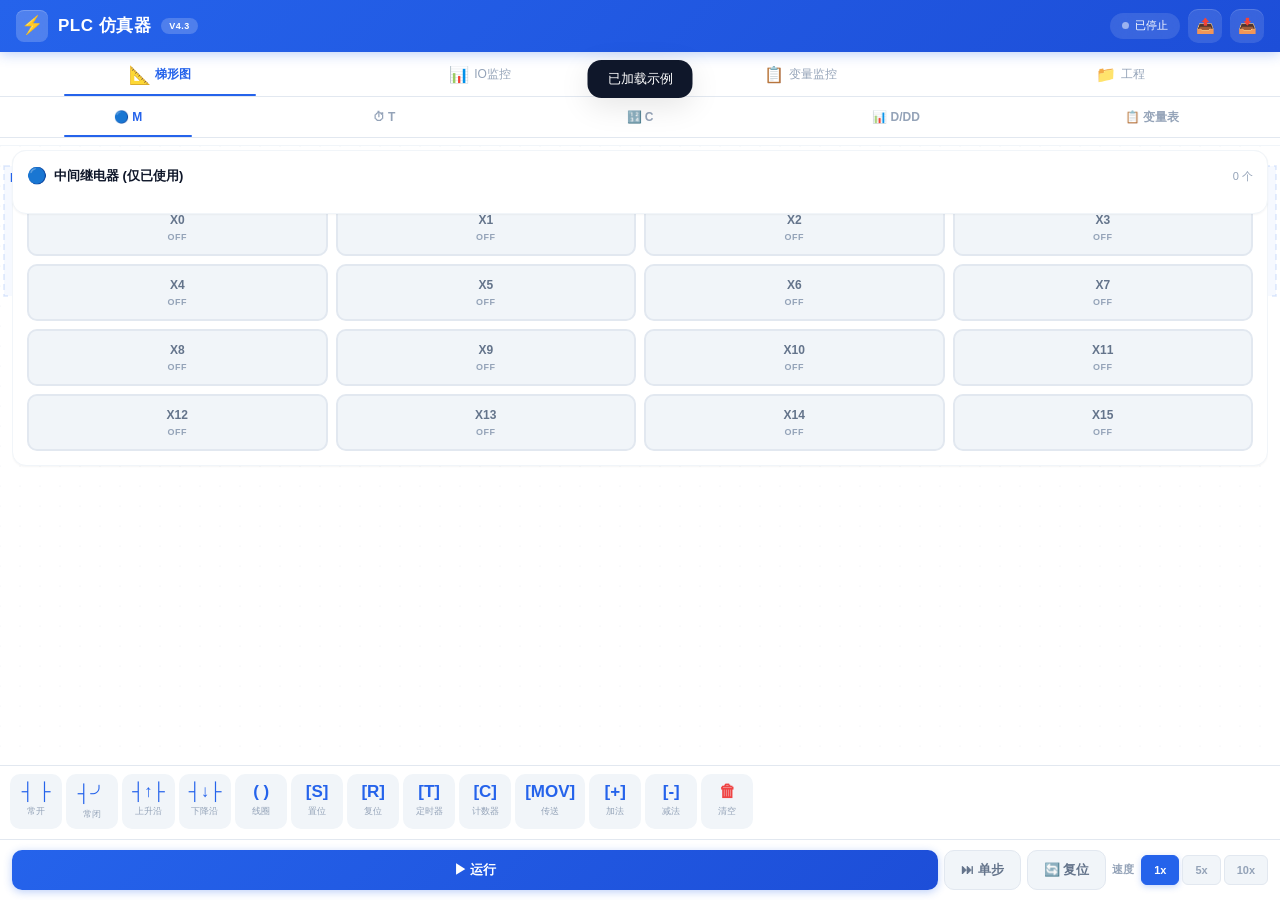
<file: index.html>
<!DOCTYPE html>
<html lang="zh-CN">
<head>
<meta charset="UTF-8">
<meta name="viewport" content="width=device-width,initial-scale=1.0,maximum-scale=1.0,user-scalable=no,viewport-fit=cover">
<meta name="apple-mobile-web-app-capable" content="yes">
<meta http-equiv="Cache-Control" content="no-cache, no-store, must-revalidate">
<meta http-equiv="Pragma" content="no-cache">
<meta http-equiv="Expires" content="0">
<title>PLC 仿真器 Pro v4.3</title>
<style>
:root {
  --primary:#2563eb;--primary-light:#3b82f6;--primary-dark:#1d4ed8;--primary-bg:#eff6ff;
  --success:#10b981;--success-light:#d1fae5;--success-glow:rgba(16,185,129,0.35);
  --warning:#f59e0b;--warning-bg:#fffbeb;
  --danger:#ef4444;--danger-bg:#fef2f2;
  --info:#06b6d4;--info-bg:#ecfeff;
  --bg:#f1f5f9;--surface:#fff;--surface-hover:#f8fafc;
  --border:#e2e8f0;--border-light:#f1f5f9;
  --text:#0f172a;--text-secondary:#64748b;--text-muted:#94a3b8;
  --radius-sm:6px;--radius-md:10px;--radius-lg:14px;--radius-xl:20px;
  --shadow-sm:0 1px 2px rgba(0,0,0,0.04);--shadow-md:0 4px 12px rgba(0,0,0,0.06);--shadow-lg:0 8px 30px rgba(0,0,0,0.1);
  --font:-apple-system,BlinkMacSystemFont,'SF Pro Display','Segoe UI',Roboto,'PingFang SC','Noto Sans SC','Microsoft YaHei',sans-serif;
  --font-mono:'SF Mono','Fira Code','Consolas','PingFang SC',monospace;
}
*{margin:0;padding:0;box-sizing:border-box;-webkit-tap-highlight-color:transparent}
html,body{width:100%;height:100%;position:fixed;overflow:hidden;font-family:var(--font);background:var(--bg);color:var(--text);-webkit-user-select:none;user-select:none;font-size:14px;line-height:1.4}
button{font-family:inherit;cursor:pointer;border:none;outline:none;background:none}
input,select,textarea{font-family:inherit;outline:none}
.app{display:flex;flex-direction:column;height:100vh;height:100dvh;background:var(--bg)}

.app-header{display:flex;align-items:center;justify-content:space-between;padding:0 16px;height:52px;background:linear-gradient(135deg,var(--primary),var(--primary-dark));color:#fff;flex-shrink:0;z-index:100;box-shadow:0 2px 12px rgba(37,99,235,0.3);position:relative;overflow:hidden}
.app-header::after{content:'';position:absolute;top:-50%;right:-20%;width:200px;height:200px;background:radial-gradient(circle,rgba(255,255,255,0.08) 0%,transparent 70%);border-radius:50%}
.header-left{display:flex;align-items:center;gap:10px;position:relative;z-index:1}
.header-logo{width:32px;height:32px;border-radius:8px;background:rgba(255,255,255,0.2);backdrop-filter:blur(10px);display:flex;align-items:center;justify-content:center;font-size:18px;font-weight:700;box-shadow:inset 0 1px 0 rgba(255,255,255,0.2)}
.header-title{font-size:17px;font-weight:700;letter-spacing:0.5px}
.header-badge{font-size:9px;font-weight:600;padding:2px 8px;border-radius:20px;background:rgba(255,255,255,0.2);backdrop-filter:blur(10px);letter-spacing:0.5px;text-transform:uppercase}
.header-right{display:flex;align-items:center;gap:8px;position:relative;z-index:1}
.run-indicator{display:flex;align-items:center;gap:6px;font-size:11px;font-weight:500;padding:5px 12px;border-radius:20px;background:rgba(255,255,255,0.12);backdrop-filter:blur(10px);transition:all 0.3s ease}
.run-indicator.active{background:var(--success);box-shadow:0 0 16px var(--success-glow)}
.run-dot{width:7px;height:7px;border-radius:50%;background:rgba(255,255,255,0.5);transition:all 0.3s}
.run-indicator.active .run-dot{background:#fff;animation:glow-pulse 1.5s ease infinite}
@keyframes glow-pulse{0%,100%{box-shadow:0 0 0 0 rgba(255,255,255,0.4)}50%{box-shadow:0 0 0 4px rgba(255,255,255,0)}}
.header-icon-btn{width:34px;height:34px;border-radius:10px;background:rgba(255,255,255,0.12);backdrop-filter:blur(10px);color:#fff;font-size:15px;display:flex;align-items:center;justify-content:center;transition:all 0.2s;box-shadow:inset 0 1px 0 rgba(255,255,255,0.15)}
.header-icon-btn:active{transform:scale(0.92);background:rgba(255,255,255,0.2)}

.nav-tabs{display:flex;background:var(--surface);border-bottom:1px solid var(--border);flex-shrink:0;position:relative;box-shadow:var(--shadow-sm)}
.nav-tab{flex:1;height:44px;display:flex;align-items:center;justify-content:center;gap:5px;font-size:12px;font-weight:500;color:var(--text-muted);background:none;transition:all 0.25s;position:relative}
.nav-tab .tab-icon{font-size:16px;transition:all 0.25s}
.nav-tab.active{color:var(--primary);font-weight:600}
.nav-tab.active .tab-icon{transform:scale(1.1)}
.nav-tab::after{content:'';position:absolute;bottom:0;left:50%;width:0;height:2.5px;background:var(--primary);border-radius:2px;transition:all 0.3s ease;transform:translateX(-50%)}
.nav-tab.active::after{width:60%}

.main-content{flex:1;overflow:hidden;position:relative;background:var(--bg)}
.tab-page{position:absolute;inset:0;display:none;flex-direction:column}
.tab-page.active{display:flex}

.program-page{flex-direction:column}
.ladder-toolbar{display:flex;align-items:center;gap:5px;padding:8px 10px;background:var(--surface);border-bottom:1px solid var(--border-light);flex-shrink:0;overflow-x:auto;scrollbar-width:none;-ms-overflow-style:none}
.ladder-toolbar::-webkit-scrollbar{display:none}
.tb-btn{height:32px;padding:0 12px;border-radius:var(--radius-sm);font-size:11px;font-weight:500;color:var(--text-secondary);background:var(--bg);white-space:nowrap;display:flex;align-items:center;gap:4px;transition:all 0.15s;border:1px solid transparent}
.tb-btn:hover,.tb-btn:active{background:var(--primary-bg);color:var(--primary);border-color:var(--primary-bg)}
.tb-btn.accent{background:var(--primary-bg);color:var(--primary)}
.tb-btn.danger{color:var(--danger)}
.tb-btn.danger:active{background:var(--danger-bg)}
.tb-sep{width:1px;height:22px;background:var(--border);margin:0 3px;flex-shrink:0}

.ladder-canvas-wrap{flex:1;overflow:auto;background:var(--surface);position:relative}
.ladder-canvas-wrap canvas{display:block}

.element-bar{display:flex;gap:4px;padding:8px 10px 10px;background:var(--surface);border-top:1px solid var(--border);flex-shrink:0;overflow-x:auto;scrollbar-width:none;-ms-overflow-style:none}
.element-bar::-webkit-scrollbar{display:none}
.el-btn{flex-shrink:0;display:flex;flex-direction:column;align-items:center;gap:3px;padding:7px 9px;border-radius:var(--radius-md);background:var(--bg);min-width:52px;transition:all 0.15s;border:1px solid transparent;position:relative}
.el-btn:active{transform:scale(0.93);background:var(--primary-bg);border-color:var(--primary-bg)}
.el-btn .el-icon{font-size:17px;color:var(--primary);font-weight:600}
.el-btn .el-name{font-size:9px;color:var(--text-muted);font-weight:500}
.el-btn.danger .el-icon{color:var(--danger)}
.el-btn.selected{background:var(--primary-bg);border-color:var(--primary)}

/* IO Page with Tabs */
.io-page{padding:0;overflow:hidden;display:flex;flex-direction:column}
.io-tabs{display:flex;background:var(--surface);border-bottom:1px solid var(--border);flex-shrink:0}
.io-tab{flex:1;height:40px;display:flex;align-items:center;justify-content:center;font-size:12px;font-weight:600;color:var(--text-muted);background:none;position:relative;transition:all 0.2s}
.io-tab.active{color:var(--primary)}
.io-tab::after{content:'';position:absolute;bottom:0;left:50%;width:0;height:2px;background:var(--primary);border-radius:2px;transition:all 0.25s;transform:translateX(-50%)}
.io-tab.active::after{width:50%}
.io-content{flex:1;overflow-y:auto;padding:12px;display:flex;flex-direction:column}
.io-content>div:not([style*="display:none"]){flex:1;min-height:0}
#io_vartable.active-subtab,#io_vartable[style*="block"]{padding:0!important}
.io-content>div[id="io_inputs"],.io-content>div[id="io_outputs"],.io-content>div[id="io_relays"],.io-content>div[id="io_timers"],.io-content>div[id="io_counters"],.io-content>div[id="io_dataregs"]{overflow-y:auto}

.io-section{margin-bottom:14px;background:var(--surface);border-radius:var(--radius-lg);padding:14px;box-shadow:var(--shadow-sm);border:1px solid var(--border-light)}
.io-section-header{display:flex;justify-content:space-between;align-items:center;margin-bottom:12px}
.io-section-title{font-size:13px;font-weight:700;color:var(--text);display:flex;align-items:center;gap:7px}
.io-section-title .icon{font-size:16px}
.io-section-title .icon.x{color:var(--info)}
.io-section-title .icon.y{color:var(--success)}
.io-section-title .icon.t{color:var(--warning)}
.io-section-title .icon.c{color:var(--danger)}
.io-section-title .icon.d{color:var(--primary)}
.io-section-title .icon.m{color:#8b5cf6}
.io-section-sub{font-size:11px;color:var(--text-muted);font-weight:500}
.io-grid{display:grid;grid-template-columns:repeat(4,1fr);gap:8px}

.io-input-btn{display:flex;flex-direction:column;align-items:center;gap:5px;padding:12px 4px;border-radius:var(--radius-md);background:var(--bg);border:2px solid var(--border);transition:all 0.2s cubic-bezier(0.4,0,0.2,1);position:relative;overflow:hidden}
.io-input-btn::before{content:'';position:absolute;top:0;left:0;right:0;height:3px;background:var(--info);opacity:0;transition:opacity 0.2s;border-radius:var(--radius-md) var(--radius-md) 0 0}
.io-input-btn .io-label{font-size:12px;font-weight:700;color:var(--text-secondary);transition:all 0.2s}
.io-input-btn .io-status{font-size:9px;color:var(--text-muted);font-weight:600;letter-spacing:0.5px}
.io-input-btn:active{transform:scale(0.93)}
.io-input-btn.on{background:var(--info-bg);border-color:var(--info);box-shadow:0 0 12px rgba(6,182,212,0.2)}
.io-input-btn.on::before{opacity:1}
.io-input-btn.on .io-label{color:var(--info)}
.io-input-btn.on .io-status{color:var(--info);font-weight:700}

.io-output-led{display:flex;flex-direction:column;align-items:center;gap:5px;padding:12px 4px;border-radius:var(--radius-md);background:var(--bg);border:2px solid var(--border);transition:all 0.3s cubic-bezier(0.4,0,0.2,1);position:relative}
.io-output-led::before{content:'';position:absolute;top:0;left:0;right:0;height:3px;background:var(--success);opacity:0;transition:opacity 0.3s;border-radius:var(--radius-md) var(--radius-md) 0 0}
.led-circle{width:28px;height:28px;border-radius:50%;background:#d1d5db;border:3px solid #c1c5cb;transition:all 0.3s cubic-bezier(0.4,0,0.2,1);position:relative}
.led-circle::after{content:'';position:absolute;top:4px;left:6px;width:8px;height:6px;border-radius:50%;background:rgba(255,255,255,0.4);opacity:0.6}
.io-output-led.on{background:var(--success-light);border-color:var(--success);box-shadow:0 0 16px var(--success-glow)}
.io-output-led.on::before{opacity:1}
.io-output-led.on .led-circle{background:var(--success);border-color:#059669;box-shadow:0 0 12px var(--success-glow),inset 0 -2px 4px rgba(0,0,0,0.1)}
.io-output-led.on .led-circle::after{opacity:1;background:rgba(255,255,255,0.7)}
.io-output-led .io-label{font-size:12px;font-weight:700;color:var(--text-secondary);transition:all 0.3s}
.io-output-led.on .io-label{color:var(--success)}

/* ===== Variable Definition Table (v4.1 NEW) ===== */
.var-table-page{padding:0;overflow:hidden;display:flex;flex-direction:column}
.var-table-header{display:flex;align-items:center;gap:8px;padding:10px 12px;background:var(--surface);border-bottom:1px solid var(--border-light);flex-shrink:0}
.var-table-title{font-size:15px;font-weight:700;color:var(--text);display:flex;align-items:center;gap:6px}
.var-table-title::before{content:'📋';font-size:17px}
.var-table-count{font-size:10px;padding:2px 8px;border-radius:20px;background:var(--primary-bg);color:var(--primary);font-weight:600}
.var-table-search{flex:1;position:relative}
.var-table-search input{width:100%;height:34px;padding:0 12px 0 32px;border:1.5px solid var(--border);border-radius:var(--radius-md);font-size:13px;background:var(--bg);transition:all 0.2s}
.var-table-search input:focus{border-color:var(--primary);background:var(--surface);box-shadow:0 0 0 3px rgba(37,99,235,0.1)}
.var-table-search input::placeholder{color:var(--text-muted)}
.var-table-search::before{content:'🔍';position:absolute;left:9px;top:50%;transform:translateY(-50%);font-size:13px;pointer-events:none}

.var-table-body{flex:1;overflow-y:auto;padding:0}
.var-type-group{margin:0}
.var-type-header{display:flex;align-items:center;justify-content:space-between;padding:10px 14px;background:var(--bg);border-bottom:1px solid var(--border-light);cursor:pointer;transition:all 0.15s;position:sticky;top:0;z-index:2}
.var-type-header:active{background:var(--surface-hover)}
.var-type-header.open{background:var(--surface)}
.var-type-left{display:flex;align-items:center;gap:8px}
.var-type-icon{width:26px;height:26px;border-radius:6px;display:flex;align-items:center;justify-content:center;font-size:12px;font-weight:700;flex-shrink:0}
.var-type-icon.x{background:var(--info-bg);color:var(--info)}
.var-type-icon.y{background:var(--success-light);color:var(--success)}
.var-type-icon.m{background:#f3e8ff;color:#8b5cf6}
.var-type-icon.t{background:var(--warning-bg);color:var(--warning)}
.var-type-icon.c{background:var(--danger-bg);color:var(--danger)}
.var-type-icon.d{background:var(--primary-bg);color:var(--primary)}
.var-type-icon.dd{background:#fef3c7;color:#d97706}
.var-type-name{font-size:13px;font-weight:700;color:var(--text)}
.var-type-badge{font-size:10px;padding:2px 8px;border-radius:20px;background:var(--surface);color:var(--text-muted);font-weight:600;border:1px solid var(--border-light)}
.var-type-arrow{font-size:11px;color:var(--text-muted);transition:transform 0.25s}
.var-type-header.open .var-type-arrow{transform:rotate(180deg)}

.var-type-body{display:none}
.var-type-body.open{display:block}

/* Table-like rows */
.var-row{display:flex;align-items:center;padding:10px 14px;border-bottom:1px solid var(--border-light);background:var(--surface);transition:background 0.15s;gap:10px;min-height:52px}
.var-row:active{background:var(--bg)}
.var-row-highlight{background:var(--primary-bg) !important}
.var-row .var-addr{min-width:44px;font-size:13px;font-weight:700;font-family:var(--font-mono);color:var(--primary);flex-shrink:0}
.var-row .var-addr.x-addr{color:var(--info)}
.var-row .var-addr.y-addr{color:var(--success)}
.var-row .var-addr.m-addr{color:#8b5cf6}
.var-row .var-addr.t-addr{color:var(--warning)}
.var-row .var-addr.c-addr{color:var(--danger)}
.var-row .var-addr.d-addr{color:var(--primary)}
.var-row .var-addr.dd-addr{color:#d97706}

.var-row .var-status{width:8px;height:8px;border-radius:50%;flex-shrink:0;background:#d1d5db;transition:all 0.2s}
.var-row .var-status.on{background:var(--success);box-shadow:0 0 8px var(--success-glow)}

.var-row .var-value{min-width:52px;text-align:right;font-size:14px;font-weight:700;color:var(--text);font-family:var(--font-mono);font-variant-numeric:tabular-nums;flex-shrink:0}
.var-row .var-value.negative{color:var(--danger)}
.var-row .var-value.bit-on{color:var(--success)}
.var-row .var-value.type-label{font-size:10px;color:var(--text-muted);font-weight:500;background:var(--bg);padding:2px 6px;border-radius:4px}

.var-row .var-comment{flex:1;font-size:12px;color:var(--text-secondary);overflow:hidden;text-overflow:ellipsis;white-space:nowrap;min-width:0}
.var-row .var-comment.empty{color:var(--text-muted);font-style:italic;font-weight:400}
.var-row .var-comment-btn{width:28px;height:28px;border-radius:6px;display:flex;align-items:center;justify-content:center;font-size:12px;flex-shrink:0;transition:all 0.15s;color:var(--text-muted)}
.var-row .var-comment-btn:hover{background:var(--primary-bg);color:var(--primary)}

.var-row .var-preset-info{font-size:10px;color:var(--text-muted);font-family:var(--font-mono);flex-shrink:0}

/* Variable toolbar */
.var-table-toolbar{display:flex;align-items:center;gap:6px;padding:6px 12px;background:var(--surface);border-top:1px solid var(--border-light);flex-shrink:0}
.var-toolbar-btn{height:30px;padding:0 10px;border-radius:var(--radius-sm);font-size:11px;font-weight:500;color:var(--text-secondary);background:var(--bg);display:flex;align-items:center;gap:4px;transition:all 0.15s;border:1px solid var(--border-light)}
.var-toolbar-btn:active{background:var(--primary-bg);color:var(--primary)}
.var-toolbar-btn.primary-btn{background:var(--primary);color:#fff;border-color:var(--primary)}
.var-toolbar-btn.primary-btn:active{background:var(--primary-dark)}
.var-toolbar-info{margin-left:auto;font-size:10px;color:var(--text-muted)}

/* Device cards for Timer/Counter */
.device-card{display:flex;align-items:center;gap:10px;padding:10px 14px;background:var(--surface);border-radius:var(--radius-md);margin-bottom:6px;border:1px solid var(--border-light);transition:all 0.2s;box-shadow:var(--shadow-sm)}
.device-card.active{border-color:var(--primary);background:var(--primary-bg)}
.device-info{display:flex;align-items:center;gap:8px;flex:1}
.device-icon{width:28px;height:28px;border-radius:6px;background:var(--bg);border:1px solid var(--border);display:flex;align-items:center;justify-content:center;font-size:11px;font-weight:700;color:var(--text-secondary)}
.device-card.active .device-icon{background:var(--primary-bg);color:var(--primary);border-color:var(--primary)}
.device-name{font-size:13px;font-weight:700;color:var(--text)}
.device-values{display:flex;align-items:center;gap:3px}
.device-cv{font-size:14px;font-weight:700;font-family:var(--font-mono);color:var(--text)}
.device-pv{font-size:12px;color:var(--text-muted);font-family:var(--font-mono)}
.device-badge{font-size:10px;padding:3px 8px;border-radius:20px;background:var(--bg);color:var(--text-muted);font-weight:600;border:1px solid var(--border-light);white-space:nowrap}
.device-card.active .device-badge{background:var(--primary);color:#fff;border-color:var(--primary)}

/* io_vartable内嵌布局 */
#io_vartable{display:flex;flex-direction:column;height:100%;overflow:hidden}
#io_vartable .var-table-header{flex-shrink:0}
#io_vartable .var-table-body{flex:1;overflow-y:auto;min-height:0}
#io_vartable .var-table-toolbar{flex-shrink:0}

/* Empty state */
.var-empty{padding:40px 20px;text-align:center}
.var-empty-icon{font-size:40px;margin-bottom:10px;opacity:0.5}
.var-empty-text{font-size:14px;color:var(--text-muted);font-weight:500}
.var-empty-sub{font-size:12px;color:var(--text-muted);margin-top:6px;opacity:0.7}

/* Project Page */
.project-page{padding:12px;overflow-y:auto}
.project-section{margin-bottom:16px}
.project-section-title{font-size:12px;font-weight:700;color:var(--text-muted);text-transform:uppercase;letter-spacing:1px;margin-bottom:10px;padding-left:4px}
.project-card{display:flex;align-items:center;gap:12px;padding:14px;margin-bottom:8px;background:var(--surface);border-radius:var(--radius-lg);box-shadow:var(--shadow-sm);border:1px solid var(--border-light);transition:all 0.2s}
.project-card:active{background:var(--bg);transform:scale(0.98)}
.project-icon{width:44px;height:44px;border-radius:12px;display:flex;align-items:center;justify-content:center;font-size:22px;flex-shrink:0;box-shadow:var(--shadow-sm)}
.project-icon.blue{background:linear-gradient(135deg,#dbeafe,#bfdbfe)}
.project-icon.green{background:linear-gradient(135deg,#d1fae5,#a7f3d0)}
.project-icon.orange{background:linear-gradient(135deg,#fef3c7,#fde68a)}
.project-icon.purple{background:linear-gradient(135deg,#f3e8ff,#e9d5ff)}
.project-icon.red{background:linear-gradient(135deg,#fee2e2,#fecaca)}
.project-info{flex:1}
.project-name{font-size:14px;font-weight:700;color:var(--text)}
.project-desc{font-size:11px;color:var(--text-muted);margin-top:3px;font-weight:500}
.project-action{font-size:12px;color:var(--primary);padding:5px 14px;border-radius:var(--radius-sm);background:var(--primary-bg);font-weight:600;transition:all 0.15s}
.project-action:active{background:var(--primary);color:#fff}

/* Sim Control */
.sim-control{display:flex;align-items:center;gap:6px;padding:10px 12px;background:var(--surface);border-top:1px solid var(--border);flex-shrink:0;box-shadow:0 -2px 10px rgba(0,0,0,0.04)}
.sim-btn{height:40px;border-radius:var(--radius-md);font-size:13px;font-weight:600;display:flex;align-items:center;justify-content:center;gap:5px;padding:0 16px;transition:all 0.15s;white-space:nowrap}
.sim-btn:active{transform:scale(0.95)}
.sim-btn.primary{background:linear-gradient(135deg,var(--primary),var(--primary-dark));color:#fff;flex:1;box-shadow:0 2px 8px rgba(37,99,235,0.3)}
.sim-btn.primary:active{box-shadow:0 1px 4px rgba(37,99,235,0.2)}
.sim-btn.primary.running{background:linear-gradient(135deg,var(--danger),#dc2626);box-shadow:0 2px 8px rgba(239,68,68,0.3)}
.sim-btn.secondary{background:var(--bg);color:var(--text-secondary);border:1px solid var(--border)}
.sim-btn.secondary:active{background:var(--border-light)}
.sim-speed{display:flex;align-items:center;gap:3px;margin-left:auto}
.sim-speed label{font-size:11px;color:var(--text-muted);font-weight:600;margin-right:4px}
.speed-chip{height:30px;padding:0 12px;border-radius:var(--radius-sm);font-size:11px;font-weight:600;color:var(--text-muted);background:var(--bg);border:1px solid var(--border);transition:all 0.15s}
.speed-chip.active{background:var(--primary);color:#fff;border-color:var(--primary);box-shadow:0 2px 6px rgba(37,99,235,0.25)}

/* Modal */
.modal-overlay{position:fixed;inset:0;background:rgba(0,0,0,0.45);backdrop-filter:blur(4px);display:none;align-items:flex-end;justify-content:center;z-index:1000;opacity:0;transition:opacity 0.25s}
.modal-overlay.show{display:flex;opacity:1}
.modal-sheet{width:100%;max-width:480px;background:var(--surface);border-radius:var(--radius-xl) var(--radius-xl) 0 0;padding:0 0 env(safe-area-inset-bottom,0);transform:translateY(100%);transition:transform 0.3s cubic-bezier(0.4,0,0.2,1);box-shadow:var(--shadow-lg)}
.modal-overlay.show .modal-sheet{transform:translateY(0)}
.modal-handle{width:40px;height:4px;border-radius:2px;background:var(--border);margin:10px auto}
.modal-header{display:flex;justify-content:space-between;align-items:center;padding:14px 18px;border-bottom:1px solid var(--border-light)}
.modal-title{font-size:16px;font-weight:700;color:var(--text)}
.modal-close{width:30px;height:30px;border-radius:50%;background:var(--bg);font-size:16px;color:var(--text-muted);display:flex;align-items:center;justify-content:center;transition:all 0.15s}
.modal-close:active{background:var(--border)}
.modal-body{padding:18px}
.modal-footer{display:flex;gap:8px;padding:12px 18px;border-top:1px solid var(--border-light)}
.modal-footer .btn{flex:1;height:42px;border-radius:var(--radius-md);font-size:14px;font-weight:600;transition:all 0.15s}
.modal-footer .btn:active{transform:scale(0.97)}
.btn-primary{background:var(--primary);color:#fff;box-shadow:0 2px 8px rgba(37,99,235,0.25)}
.btn-primary:active{background:var(--primary-dark)}
.btn-default{background:var(--bg);color:var(--text-secondary);border:1px solid var(--border)}
.btn-danger{background:var(--danger);color:#fff}

.form-group{margin-bottom:16px}
.form-label{display:block;font-size:12px;font-weight:600;color:var(--text-muted);margin-bottom:6px;text-transform:uppercase;letter-spacing:0.5px}
.form-input{width:100%;height:44px;padding:0 14px;border:1.5px solid var(--border);border-radius:var(--radius-md);font-size:14px;color:var(--text);background:var(--bg);transition:all 0.2s}
.form-input:focus{border-color:var(--primary);background:var(--surface);box-shadow:0 0 0 3px rgba(37,99,235,0.1)}
.form-input::placeholder{color:var(--text-muted)}
.form-row{display:grid;grid-template-columns:1fr 1fr;gap:10px}

/* Toast */
.toast{position:fixed;top:60px;left:50%;transform:translateX(-50%) translateY(-20px);background:var(--text);color:#fff;padding:10px 20px;border-radius:var(--radius-lg);font-size:13px;font-weight:500;z-index:2000;opacity:0;transition:all 0.3s;pointer-events:none;box-shadow:var(--shadow-lg);white-space:nowrap}
.toast.show{opacity:1;transform:translateX(-50%) translateY(0)}
.toast.success{background:var(--success)}
.toast.error{background:var(--danger)}

/* Grid Insert Menu */
.grid-menu{position:fixed;inset:0;background:rgba(0,0,0,0.35);backdrop-filter:blur(3px);display:none;align-items:flex-end;justify-content:center;z-index:1100;opacity:0;transition:opacity 0.2s}
.grid-menu.show{display:flex;opacity:1}
.grid-menu-sheet{width:100%;max-width:480px;background:var(--surface);border-radius:var(--radius-xl) var(--radius-xl) 0 0;padding:0 0 env(safe-area-inset-bottom,0);transform:translateY(100%);transition:transform 0.25s cubic-bezier(0.4,0,0.2,1);box-shadow:var(--shadow-lg)}
.grid-menu.show .grid-menu-sheet{transform:translateY(0)}
.grid-menu-header{padding:14px 18px;border-bottom:1px solid var(--border-light);display:flex;justify-content:space-between;align-items:center}
.grid-menu-title{font-size:15px;font-weight:700;color:var(--text)}
.grid-menu-close{width:30px;height:30px;border-radius:50%;background:var(--bg);font-size:16px;color:var(--text-muted);display:flex;align-items:center;justify-content:center}
.grid-menu-body{padding:12px 18px;max-height:55vh;overflow-y:auto}
.grid-menu-section{margin-bottom:12px}
.grid-menu-section-title{font-size:11px;font-weight:700;color:var(--text-muted);text-transform:uppercase;letter-spacing:0.5px;margin-bottom:8px}
.grid-menu-items{display:grid;grid-template-columns:repeat(4,1fr);gap:8px}
.grid-menu-item{display:flex;flex-direction:column;align-items:center;gap:4px;padding:10px 6px;border-radius:var(--radius-md);background:var(--bg);border:1.5px solid transparent;transition:all 0.15s;cursor:pointer}
.grid-menu-item:active{background:var(--primary-bg);border-color:var(--primary);transform:scale(0.95)}
.grid-menu-item .gmi-icon{font-size:20px;color:var(--primary);font-weight:600}
.grid-menu-item .gmi-name{font-size:10px;color:var(--text-secondary);font-weight:500;text-align:center}

/* Drag ghost */
.drag-ghost{position:fixed;pointer-events:none;z-index:3000;opacity:0.75;transform:scale(1.08);filter:drop-shadow(0 4px 12px rgba(0,0,0,0.25))}

@keyframes fadeIn{from{opacity:0;transform:translateY(8px)}to{opacity:1;transform:translateY(0)}}
.animate-in{animation:fadeIn 0.3s ease}

/* Comment edit popup */
.comment-popup{position:fixed;inset:0;background:rgba(0,0,0,0.45);backdrop-filter:blur(4px);display:none;align-items:center;justify-content:center;z-index:1200}
.comment-popup.show{display:flex}
.comment-popup-card{width:90%;max-width:360px;background:var(--surface);border-radius:var(--radius-xl);padding:20px;box-shadow:var(--shadow-lg)}
.comment-popup-card h3{font-size:15px;font-weight:700;margin-bottom:14px;color:var(--text)}
.comment-popup-card input{width:100%;height:42px;padding:0 14px;border:1.5px solid var(--border);border-radius:var(--radius-md);font-size:14px;background:var(--bg);margin-bottom:12px}
.comment-popup-card input:focus{border-color:var(--primary);box-shadow:0 0 0 3px rgba(37,99,235,0.1)}
.comment-popup-btns{display:flex;gap:8px;justify-content:flex-end}

@media (orientation:landscape) and (max-height:500px){
  .app-header{height:40px;padding:0 10px}
  .header-title{font-size:14px}
  .nav-tabs{display:none}
  .tab-page.active{display:flex}
  .sim-control{padding:6px 8px}
  .sim-btn{height:32px;font-size:11px;padding:0 10px}
  .element-bar{padding:4px 6px}
  .el-btn{padding:4px 6px;min-width:44px}
  .el-btn .el-icon{font-size:14px}
  .el-btn .el-name{font-size:8px}
}
</style>
</head>
<body>

<div class="app">
  <header class="app-header">
    <div class="header-left">
      <div class="header-logo">⚡</div>
      <span class="header-title">PLC 仿真器</span>
      <span class="header-badge">v4.3</span>
    </div>
    <div class="header-right">
      <div class="run-indicator" id="runStatus">
        <span class="run-dot"></span>
        <span>已停止</span>
      </div>
      <button class="header-icon-btn" onclick="showExportModal()" title="导出">📤</button>
      <button class="header-icon-btn" onclick="showImportModal()" title="导入">📥</button>
    </div>
  </header>

  <nav class="nav-tabs">
    <button class="nav-tab active" onclick="switchTab('program',this)">
      <span class="tab-icon">📐</span><span>梯形图</span>
    </button>
    <button class="nav-tab" onclick="switchTab('io',this)">
      <span class="tab-icon">📊</span><span>IO监控</span>
    </button>
    <button class="nav-tab" onclick="switchTab('vars',this)">
      <span class="tab-icon">📋</span><span>变量监控</span>
    </button>
    <button class="nav-tab" onclick="switchTab('project',this)">
      <span class="tab-icon">📁</span><span>工程</span>
    </button>
  </nav>

  <div class="main-content">

    <!-- Tab 1: 梯形图编程 -->
    <div class="tab-page active program-page" id="tab-program">
      <div class="ladder-toolbar">
        <button class="tb-btn accent" onclick="addNewRung()">＋ 梯级</button>
        <button class="tb-btn" onclick="deleteRung()">－ 梯级</button>
        <button class="tb-btn" onclick="addParallelBranch()">⫴ 并联</button>
        <button class="tb-btn" onclick="deleteParallelBranch()">╳ 删并联</button>
        <span class="tb-sep"></span>
        <button class="tb-btn" onclick="loadExample('motor_start_stop')">⚙️起保停</button>
        <button class="tb-btn" onclick="loadExample('traffic')">🚦交通灯</button>
        <button class="tb-btn" onclick="loadExample('parallel_demo')">⫴并联</button>
        <button class="tb-btn" onclick="loadExample('edge_demo')">↑↓边沿</button>
      </div>
      <div class="ladder-canvas-wrap" id="canvasWrap">
        <canvas id="ladderCanvas"></canvas>
      </div>
      <div class="element-bar">
        <button class="el-btn" onclick="setInsertMode('contact-no')"><span class="el-icon">┤ ├</span><span class="el-name">常开</span></button>
        <button class="el-btn" onclick="setInsertMode('contact-nc')"><span class="el-icon">┤╯</span><span class="el-name">常闭</span></button>
        <button class="el-btn" onclick="setInsertMode('contact-pu')"><span class="el-icon">┤↑├</span><span class="el-name">上升沿</span></button>
        <button class="el-btn" onclick="setInsertMode('contact-pd')"><span class="el-icon">┤↓├</span><span class="el-name">下降沿</span></button>
        <button class="el-btn" onclick="setInsertMode('coil')"><span class="el-icon">( )</span><span class="el-name">线圈</span></button>
        <button class="el-btn" onclick="setInsertMode('set')"><span class="el-icon">[S]</span><span class="el-name">置位</span></button>
        <button class="el-btn" onclick="setInsertMode('reset')"><span class="el-icon">[R]</span><span class="el-name">复位</span></button>
        <button class="el-btn" onclick="setInsertMode('timer')"><span class="el-icon">[T]</span><span class="el-name">定时器</span></button>
        <button class="el-btn" onclick="setInsertMode('counter')"><span class="el-icon">[C]</span><span class="el-name">计数器</span></button>
        <button class="el-btn" onclick="setInsertMode('mov')"><span class="el-icon">[MOV]</span><span class="el-name">传送</span></button>
        <button class="el-btn" onclick="setInsertMode('add')"><span class="el-icon">[+]</span><span class="el-name">加法</span></button>
        <button class="el-btn" onclick="setInsertMode('sub')"><span class="el-icon">[-]</span><span class="el-name">减法</span></button>
        <button class="el-btn danger" onclick="clearAll()"><span class="el-icon">🗑</span><span class="el-name">清空</span></button>
      </div>
    </div>

    <!-- Tab 2: IO监控 -->
    <div class="tab-page io-page" id="tab-io">
      <div class="io-tabs">
        <button class="io-tab active" onclick="switchIOTab('io_inputs',this)">📥 输入X</button>
        <button class="io-tab" onclick="switchIOTab('io_outputs',this)">📤 输出Y</button>
      </div>
      <div class="io-content" id="ioContent">
        <div id="io_inputs">
          <div class="io-section">
            <div class="io-section-header">
              <span class="io-section-title"><span class="icon x">📥</span> 输入信号 X0~X15</span>
              <span class="io-section-sub">点击切换</span>
            </div>
            <div class="io-grid" id="inputGrid"></div>
          </div>
        </div>
        <div id="io_outputs" style="display:none">
          <div class="io-section">
            <div class="io-section-header">
              <span class="io-section-title"><span class="icon y">📤</span> 输出信号 Y0~Y15</span>
              <span class="io-section-sub">自动刷新</span>
            </div>
            <div class="io-grid" id="outputGrid"></div>
          </div>
        </div>
      </div>
    </div>

    <!-- Tab 3: 变量监控 -->
    <div class="tab-page io-page" id="tab-vars">
      <div class="io-tabs" style="flex-wrap:wrap">
        <button class="io-tab active" onclick="switchVarTab('var_relays',this)">🔵 M</button>
        <button class="io-tab" onclick="switchVarTab('var_timers',this)">⏱ T</button>
        <button class="io-tab" onclick="switchVarTab('var_counters',this)">🔢 C</button>
        <button class="io-tab" onclick="switchVarTab('var_dataregs',this)">📊 D/DD</button>
        <button class="io-tab" onclick="switchVarTab('var_table',this)">📋 变量表</button>
      </div>
      <div class="io-content" id="varContent">
        <div id="var_relays">
          <div class="io-section">
            <div class="io-section-header">
              <span class="io-section-title"><span class="icon m">🔵</span> 中间继电器 (仅已使用)</span>
              <span class="io-section-sub" id="relayCount">0 个</span>
            </div>
            <div id="relayList"></div>
          </div>
        </div>
        <div id="var_timers" style="display:none">
          <div class="io-section">
            <div class="io-section-header">
              <span class="io-section-title"><span class="icon t">⏱</span> 定时器 T0~T15</span>
            </div>
            <div id="timerList"></div>
          </div>
        </div>
        <div id="var_counters" style="display:none">
          <div class="io-section">
            <div class="io-section-header">
              <span class="io-section-title"><span class="icon c">🔢</span> 计数器 C0~C15</span>
            </div>
            <div id="counterList"></div>
          </div>
        </div>
        <div id="var_dataregs" style="display:none">
          <div class="io-section">
            <div class="io-section-header">
              <span class="io-section-title"><span class="icon d">📊</span> 数据寄存器 (仅已使用)</span>
              <span class="io-section-sub" id="dataregCount">0 个</span>
            </div>
            <div id="dataregList"></div>
          </div>
        </div>
        <div id="var_table" style="display:none">
          <div class="var-table-header">
            <span class="var-table-title">变量定义表</span>
            <span class="var-table-count" id="varTotalCount">0 变量</span>
            <div class="var-table-search">
              <input type="text" placeholder="搜索地址/注释..." id="varSearchInput" oninput="filterVarTable()">
            </div>
          </div>
          <div class="var-table-body" id="varTableBody"></div>
          <div class="var-table-toolbar">
            <button class="var-toolbar-btn primary-btn" onclick="addManualVar()">＋ 新增</button>
            <button class="var-toolbar-btn" onclick="autoScanVars()">🔍 扫描</button>
            <span class="var-toolbar-info" id="varFilterInfo"></span>
          </div>
        </div>
      </div>
    </div>

    <!-- Tab 4: 工程 -->
    <div class="tab-page project-page" id="tab-project">
      <div class="project-section">
        <div class="project-section-title">示例程序</div>
        <div class="project-card" onclick="loadExample('motor_start_stop')">
          <div class="project-icon green">⚙️</div>
          <div class="project-info">
            <div class="project-name">电机启保停</div>
            <div class="project-desc">启动-保持-停止 · 自锁回路 · 并联仿真</div>
          </div>
          <button class="project-action">加载</button>
        </div>
        <div class="project-card" onclick="loadExample('traffic')">
          <div class="project-icon blue">🚦</div>
          <div class="project-info">
            <div class="project-name">交通灯控制</div>
            <div class="project-desc">TON/TOF/TONR 定时器级联演示</div>
          </div>
          <button class="project-action">加载</button>
        </div>
        <div class="project-card" onclick="loadExample('parallel_demo')">
          <div class="project-icon purple">⫴</div>
          <div class="project-info">
            <div class="project-name">并联分支</div>
            <div class="project-desc">并联触点 · 复杂逻辑</div>
          </div>
          <button class="project-action">加载</button>
        </div>
        <div class="project-card" onclick="loadExample('edge_demo')">
          <div class="project-icon orange">↑↓</div>
          <div class="project-info">
            <div class="project-name">边沿检测</div>
            <div class="project-desc">上升沿/下降沿 · 脉冲触发</div>
          </div>
          <button class="project-action">加载</button>
        </div>
        <div class="project-card" onclick="loadExample('mov_demo')">
          <div class="project-icon blue">📦</div>
          <div class="project-info">
            <div class="project-name">数据传送</div>
            <div class="project-desc">MOV/ADD/SUB · 数据运算</div>
          </div>
          <button class="project-action">加载</button>
        </div>
      </div>
      <div class="project-section">
        <div class="project-section-title">数据管理</div>
        <div class="project-card" onclick="saveToLocal()">
          <div class="project-icon green" style="font-size:18px">💾</div>
          <div class="project-info">
            <div class="project-name">保存到本地</div>
            <div class="project-desc">自动保存当前工程到浏览器</div>
          </div>
          <button class="project-action">保存</button>
        </div>
        <div class="project-card" onclick="showExportModal()">
          <div class="project-icon blue" style="font-size:18px">📤</div>
          <div class="project-info">
            <div class="project-name">导出工程</div>
            <div class="project-desc">生成 .plc 文件，可分享给他人</div>
          </div>
          <button class="project-action">导出</button>
        </div>
        <div class="project-card" onclick="showImportModal()">
          <div class="project-icon orange" style="font-size:18px">📥</div>
          <div class="project-info">
            <div class="project-name">导入工程</div>
            <div class="project-desc">加载他人分享的 .plc 文件</div>
          </div>
          <button class="project-action">导入</button>
        </div>
      </div>
    </div>

  </div>

  <div class="sim-control">
    <button class="sim-btn primary" id="runBtn" onclick="toggleRun()">▶ 运行</button>
    <button class="sim-btn secondary" onclick="stepRun()">⏭ 单步</button>
    <button class="sim-btn secondary" onclick="resetAll()">🔄 复位</button>
    <div class="sim-speed">
      <label>速度</label>
      <button class="speed-chip active" onclick="setSpeed(1,this)">1x</button>
      <button class="speed-chip" onclick="setSpeed(5,this)">5x</button>
      <button class="speed-chip" onclick="setSpeed(10,this)">10x</button>
    </div>
  </div>
</div>

<!-- Edit Modal -->
<div class="modal-overlay" id="editModal">
  <div class="modal-sheet">
    <div class="modal-handle"></div>
    <div class="modal-header">
      <span class="modal-title" id="editModalTitle">编辑元件</span>
      <button class="modal-close" onclick="closeEditModal()">✕</button>
    </div>
    <div class="modal-body">
      <div class="form-group">
        <label class="form-label">元件类型</label>
        <div id="editTypeDisplay" style="padding:10px 14px;background:var(--bg);border-radius:var(--radius-md);color:var(--text);font-weight:700;font-size:14px;border:1px solid var(--border)"></div>
      </div>
      <div class="form-group" id="editAddrGroup">
        <label class="form-label">地址</label>
        <input class="form-input" id="editAddress" type="text" placeholder="如 X0, Y1, T0, M10, D0">
      </div>
      <div class="form-group" id="editPresetGroup" style="display:none">
        <label class="form-label">预设值</label>
        <input class="form-input" id="editPreset" type="number" value="100" placeholder="预设值">
      </div>
      <div class="form-group" id="editTimerTypeGroup" style="display:none">
        <label class="form-label">定时器类型</label>
        <select class="form-input" id="editTimerType">
          <option value="TON">TON - 通电延时</option>
          <option value="TOF">TOF - 断电延时</option>
          <option value="TONR">TONR - 有记忆通电延时</option>
        </select>
      </div>
      <div id="movFields" style="display:none">
        <div class="form-group">
          <label class="form-label">源数据 (Source)</label>
          <input class="form-input" id="editMovSource" type="text" placeholder="如 D0, K100, DD0">
        </div>
        <div class="form-group">
          <label class="form-label">目标地址 (Destination)</label>
          <input class="form-input" id="editMovDest" type="text" placeholder="如 D1, Y0, DD1">
        </div>
      </div>
      <div id="arithFields" style="display:none">
        <div class="form-group">
          <label class="form-label" id="arithSrc1Label">操作数1</label>
          <input class="form-input" id="editArithSrc1" type="text" placeholder="如 D0, K100">
        </div>
        <div class="form-group">
          <label class="form-label" id="arithSrc2Label">操作数2</label>
          <input class="form-input" id="editArithSrc2" type="text" placeholder="如 D1, K50">
        </div>
        <div class="form-group">
          <label class="form-label" id="arithDstLabel">目标地址</label>
          <input class="form-input" id="editArithDst" type="text" placeholder="如 D2">
        </div>
      </div>
    </div>
    <div class="modal-footer">
      <button class="btn btn-danger" onclick="deleteEditingElement()">删除</button>
      <button class="btn btn-default" onclick="closeEditModal()">取消</button>
      <button class="btn btn-primary" onclick="confirmEdit()">确定</button>
    </div>
  </div>
</div>

<!-- Grid Insert Menu -->
<div class="grid-menu" id="gridMenu">
  <div class="grid-menu-sheet">
    <div class="grid-menu-header">
      <span class="grid-menu-title" id="gridMenuTitle">插入元件</span>
      <button class="grid-menu-close" onclick="closeGridMenu()">✕</button>
    </div>
    <div class="grid-menu-body">
      <div class="grid-menu-section">
        <div class="grid-menu-section-title">基本触点</div>
        <div class="grid-menu-items">
          <div class="grid-menu-item" onclick="insertFromMenu('contact-no')"><span class="gmi-icon">┤├</span><span class="gmi-name">常开</span></div>
          <div class="grid-menu-item" onclick="insertFromMenu('contact-nc')"><span class="gmi-icon">┤╯</span><span class="gmi-name">常闭</span></div>
          <div class="grid-menu-item" onclick="insertFromMenu('contact-pu')"><span class="gmi-icon">↑</span><span class="gmi-name">上升沿P</span></div>
          <div class="grid-menu-item" onclick="insertFromMenu('contact-pd')"><span class="gmi-icon">↓</span><span class="gmi-name">下降沿N</span></div>
        </div>
      </div>
      <div class="grid-menu-section">
        <div class="grid-menu-section-title">线圈输出</div>
        <div class="grid-menu-items">
          <div class="grid-menu-item" onclick="insertFromMenu('coil')"><span class="gmi-icon">( )</span><span class="gmi-name">线圈</span></div>
          <div class="grid-menu-item" onclick="insertFromMenu('set')"><span class="gmi-icon">[S]</span><span class="gmi-name">置位SET</span></div>
          <div class="grid-menu-item" onclick="insertFromMenu('reset')"><span class="gmi-icon">[R]</span><span class="gmi-name">复位RST</span></div>
        </div>
      </div>
      <div class="grid-menu-section">
        <div class="grid-menu-section-title">功能指令</div>
        <div class="grid-menu-items">
          <div class="grid-menu-item" onclick="insertFromMenu('timer')"><span class="gmi-icon">[T]</span><span class="gmi-name">定时器</span></div>
          <div class="grid-menu-item" onclick="insertFromMenu('counter')"><span class="gmi-icon">[C]</span><span class="gmi-name">计数器</span></div>
          <div class="grid-menu-item" onclick="insertFromMenu('mov')"><span class="gmi-icon">MOV</span><span class="gmi-name">传送</span></div>
          <div class="grid-menu-item" onclick="insertFromMenu('add')"><span class="gmi-icon">+</span><span class="gmi-name">加法</span></div>
          <div class="grid-menu-item" onclick="insertFromMenu('sub')"><span class="gmi-icon">-</span><span class="gmi-name">减法</span></div>
        </div>
      </div>
      <div class="grid-menu-section">
        <div class="grid-menu-section-title">操作</div>
        <div class="grid-menu-items">
          <div class="grid-menu-item" onclick="deleteGridElement()"><span class="gmi-icon" style="color:var(--danger)">🗑</span><span class="gmi-name" style="color:var(--danger)">删除</span></div>
          <div class="grid-menu-item" onclick="closeGridMenu()"><span class="gmi-icon">✕</span><span class="gmi-name">取消</span></div>
        </div>
      </div>
    </div>
  </div>
</div>

<!-- Comment Edit Popup -->
<div class="comment-popup" id="commentPopup">
  <div class="comment-popup-card">
    <h3 id="commentPopupTitle">编辑变量注释</h3>
    <input type="text" id="commentPopupInput" placeholder="输入变量注释/别名..." maxlength="30">
    <div class="comment-popup-btns">
      <button class="btn btn-default" onclick="closeCommentPopup()" style="height:38px;padding:0 16px;border-radius:var(--radius-md);font-size:13px;font-weight:600;background:var(--bg);color:var(--text-secondary);border:1px solid var(--border)">取消</button>
      <button class="btn btn-primary" onclick="saveComment()" style="height:38px;padding:0 16px;border-radius:var(--radius-md);font-size:13px;font-weight:600;background:var(--primary);color:#fff;border:none">保存</button>
    </div>
  </div>
</div>

<!-- Add Variable Popup -->
<div class="comment-popup" id="addVarPopup">
  <div class="comment-popup-card">
    <h3>新增变量到定义表</h3>
    <input type="text" id="addVarAddrInput" placeholder="输入地址，如 M10, D5, DD0..." maxlength="10">
    <input type="text" id="addVarCommentInput" placeholder="注释（可选）" maxlength="30">
    <div class="comment-popup-btns">
      <button class="btn btn-default" onclick="closeAddVarPopup()" style="height:38px;padding:0 16px;border-radius:var(--radius-md);font-size:13px;font-weight:600;background:var(--bg);color:var(--text-secondary);border:1px solid var(--border)">取消</button>
      <button class="btn btn-primary" onclick="confirmAddVar()" style="height:38px;padding:0 16px;border-radius:var(--radius-md);font-size:13px;font-weight:600;background:var(--primary);color:#fff;border:none">添加</button>
    </div>
  </div>
</div>

<div class="toast" id="toast"></div>

<script>
// ==================== PLC State ====================
const plc = {
  inputs: new Array(16).fill(false),
  outputs: new Array(16).fill(false),
  relays: new Array(256).fill(false),
  _prevRelays: new Array(256).fill(false),
  _prevOutputs: new Array(16).fill(false),
  _prevInputs: new Array(16).fill(false),
  dataInt: new Array(256).fill(0),
  dataDint: new Array(128).fill(0),
  timers: Array.from({length:16}, () => ({
    type: 'TON', current: 0, preset: 100, enabled: false, done: false, _prevIn: false
  })),
  counters: Array.from({length:16}, () => ({
    current: 0, preset: 10, enabled: false, done: false, _prevPower: false
  })),
  isRunning: false,
  speed: 1,
  scanCount: 0,
  rungs: [],
  selectedRung: -1,
  selectedElement: null,
  scanTimer: null,
  insertMode: null,
  gridClickTarget: null,
  dragState: { active: false, ghost: null, sourceEl: null, sourcePos: null, timer: null },
  // v4.1: Variable definition table
  varComments: {} // { 'X0': '启动按钮', 'Y0': '电机运行', 'M0': '运行标志', ... }
};

const GRID = {
  cellW: 90, cellH: 55, busW: 50, rungGap: 10, maxCols: 8, maxRowsPerRung: 3
};

// ==================== Helpers ====================
function parseAddr(addr) {
  if (!addr) return null;
  const m = addr.match(/^([XYMTC])(\d+)$/);
  if (!m) return null;
  return { type: m[1], idx: parseInt(m[2]) };
}

function getBitValue(type, idx) {
  switch(type) {
    case 'X': return idx < 16 ? plc.inputs[idx] : false;
    case 'Y': return idx < 16 ? plc.outputs[idx] : false;
    case 'M': return idx < 256 ? plc.relays[idx] : false;
    case 'T': return idx < 16 ? plc.timers[idx].done : false;
    case 'C': return idx < 16 ? plc.counters[idx].done : false;
    default: return false;
  }
}

function getDataValue(token) {
  if (!token) return 0;
  const t = token.toUpperCase().trim();
  if (t.startsWith('K') || t.startsWith('#')) {
    const v = parseFloat(t.substring(1));
    return isNaN(v) ? 0 : v;
  }
  if (t.startsWith('DD')) {
    const idx = parseInt(t.substring(2));
    return (!isNaN(idx) && idx >= 0 && idx < 128) ? plc.dataDint[idx] : 0;
  }
  if (t.startsWith('D')) {
    const idx = parseInt(t.substring(1));
    return (!isNaN(idx) && idx >= 0 && idx < 256) ? plc.dataInt[idx] : 0;
  }
  if (t.startsWith('T')) {
    const idx = parseInt(t.substring(1));
    return (!isNaN(idx) && idx < 16) ? plc.timers[idx].current : 0;
  }
  if (t.startsWith('C')) {
    const idx = parseInt(t.substring(1));
    return (!isNaN(idx) && idx < 16) ? plc.counters[idx].current : 0;
  }
  const bit = parseAddr(t);
  if (bit) return getBitValue(bit.type, bit.idx) ? 1 : 0;
  return 0;
}

function setDataValue(token, value) {
  if (!token) return;
  const t = token.toUpperCase().trim();
  if (t.startsWith('DD')) {
    const idx = parseInt(t.substring(2));
    if (!isNaN(idx) && idx >= 0 && idx < 128) {
      plc.dataDint[idx] = Math.max(-2147483648, Math.min(2147483647, Math.round(value)));
    }
  } else if (t.startsWith('D')) {
    const idx = parseInt(t.substring(1));
    if (!isNaN(idx) && idx >= 0 && idx < 256) {
      plc.dataInt[idx] = Math.max(-32768, Math.min(32767, Math.round(value)));
    }
  } else {
    const bit = parseAddr(t);
    if (bit) {
      const bv = value !== 0;
      if (bit.type === 'Y' && bit.idx < 16) plc.outputs[bit.idx] = bv;
      else if (bit.type === 'M' && bit.idx < 256) plc.relays[bit.idx] = bv;
    }
  }
}

// ==================== Tab Switch ====================
function switchTab(name, btn) {
  document.querySelectorAll('.nav-tab').forEach(t => t.classList.remove('active'));
  document.querySelectorAll('.tab-page').forEach(p => p.classList.remove('active'));
  btn.classList.add('active');
  document.getElementById('tab-' + name).classList.add('active');
  if (name === 'program') setTimeout(resizeCanvas, 50);
  if (name === 'io') updateIODisplay();
  if (name === 'vars') { renderRelayList(); renderDataregList(); renderVarTable(); }
}

function switchIOTab(id, btn) {
  document.querySelectorAll('#tab-io .io-tab').forEach(t => t.classList.remove('active'));
  btn.classList.add('active');
  ['io_inputs','io_outputs'].forEach(tid => {
    document.getElementById(tid).style.display = tid === id ? 'block' : 'none';
  });
  updateIODisplay();
}

function switchVarTab(id, btn) {
  document.querySelectorAll('#tab-vars .io-tab').forEach(t => t.classList.remove('active'));
  btn.classList.add('active');
  ['var_relays','var_timers','var_counters','var_dataregs','var_table'].forEach(tid => {
    document.getElementById(tid).style.display = tid === id ? 'block' : 'none';
  });
  const varContent = document.getElementById('varContent');
  varContent.style.padding = id === 'var_table' ? '0' : '12px';
  varContent.style.overflowY = id === 'var_table' ? 'hidden' : 'auto';
  if (id === 'var_relays') renderRelayList();
  if (id === 'var_dataregs') renderDataregList();
  if (id === 'var_table') renderVarTable();
  updateIODisplay();
}

function toggleCollapse(header) {
  header.classList.toggle('open');
  const body = header.nextElementSibling;
  if (body) body.classList.toggle('open');
}

function showToast(msg, type) {
  const t = document.getElementById('toast');
  t.textContent = msg;
  t.className = 'toast ' + (type || '');
  t.classList.add('show');
  setTimeout(() => t.classList.remove('show'), 2500);
}

// ==================== Variable Definition Table (v4.1) ====================
function getAllUsedVars() {
  const vars = new Map(); // key -> {type, idx, addr, comment}

  function addVar(type, idx) {
    const addr = type + idx;
    if (!vars.has(addr)) {
      vars.set(addr, { type, idx, addr, comment: plc.varComments[addr] || '' });
    }
  }

  // Scan all rungs for used addresses
  plc.rungs.forEach(rung => {
    for (let row = 0; row < rung.rows; row++) {
      const rowData = rung.grid[row];
      if (!rowData) continue;
      for (let col = 0; col < GRID.maxCols; col++) {
        const el = rowData[col];
        if (!el) continue;

        // Parse main address
        if (el.address) {
          const p = parseAddr(el.address);
          if (p) addVar(p.type, p.idx);
        }

        // Parse MOV addresses
        if (el.movSource) parseDataAddrToken(el.movSource, addVar);
        if (el.movDest) parseDataAddrToken(el.movDest, addVar);

        // Parse arithmetic addresses
        if (el.arithSrc1) parseDataAddrToken(el.arithSrc1, addVar);
        if (el.arithSrc2) parseDataAddrToken(el.arithSrc2, addVar);
        if (el.arithDst) parseDataAddrToken(el.arithDst, addVar);
      }
    }
  });

  // Also add manually added vars (from varComments that aren't in program)
  Object.keys(plc.varComments).forEach(addr => {
    if (!vars.has(addr)) {
      const p = parseAddr(addr);
      if (p) vars.set(addr, { type: p.type, idx: p.idx, addr, comment: plc.varComments[addr] || '' });
    }
  });

  return vars;
}

function parseDataAddrToken(token, addVar) {
  const t = token.toUpperCase().trim();
  if (t.startsWith('DD')) {
    const idx = parseInt(t.substring(2));
    if (!isNaN(idx) && idx >= 0 && idx < 128) addVar('DD', idx);
  } else if (t.startsWith('D')) {
    const idx = parseInt(t.substring(1));
    if (!isNaN(idx) && idx >= 0 && idx < 256) addVar('D', idx);
  } else {
    const p = parseAddr(t);
    if (p) addVar(p.type, p.idx);
  }
}

function renderVarTable() {
  const vars = getAllUsedVars();
  const searchQuery = (document.getElementById('varSearchInput')?.value || '').toUpperCase().trim();

  // Group by type
  const groups = {
    X: [], Y: [], M: [], T: [], C: [], D: [], DD: []
  };

  vars.forEach(v => {
    const matchSearch = !searchQuery ||
      v.addr.includes(searchQuery) ||
      (v.comment && v.comment.toUpperCase().includes(searchQuery));
    if (!matchSearch) return;

    if (v.type === 'X') groups.X.push(v);
    else if (v.type === 'Y') groups.Y.push(v);
    else if (v.type === 'M') groups.M.push(v);
    else if (v.type === 'T') groups.T.push(v);
    else if (v.type === 'C') groups.C.push(v);
    else if (v.type === 'D') groups.D.push(v);
    else if (v.type === 'DD') groups.DD.push(v);
  });

  const typeNames = { X: '输入 X', Y: '输出 Y', M: '中间继电器 M', T: '定时器 T', C: '计数器 C', D: '数据寄存器 D', DD: '双字寄存器 DD' };
  const typeColors = { X: 'x', Y: 'y', M: 'm', T: 't', C: 'c', D: 'd', DD: 'dd' };

  let totalCount = vars.size;
  let filteredCount = Object.values(groups).reduce((sum, arr) => sum + arr.length, 0);

  document.getElementById('varTotalCount').textContent = filteredCount + ' 变量';
  document.getElementById('varFilterInfo').textContent = searchQuery ? '搜索: ' + searchQuery : '';

  const body = document.getElementById('varTableBody');

  if (filteredCount === 0) {
    body.innerHTML = '<div class="var-empty">' +
      '<div class="var-empty-icon">📋</div>' +
      '<div class="var-empty-text">' + (searchQuery ? '没有找到匹配的变量' : '暂无变量') + '</div>' +
      '<div class="var-empty-sub">' + (searchQuery ? '尝试其他关键词' : '加载示例程序或手动添加变量后自动生成') + '</div>' +
      '</div>';
    return;
  }

  let html = '';
  const typeOrder = ['X', 'Y', 'M', 'T', 'C', 'D', 'DD'];

  typeOrder.forEach(type => {
    const items = groups[type];
    if (items.length === 0) return;

    items.sort((a, b) => a.idx - b.idx);

    html += '<div class="var-type-group">';
    html += '<div class="var-type-header open" onclick="this.classList.toggle(\'open\');this.nextElementSibling.classList.toggle(\'open\')">';
    html += '<div class="var-type-left">';
    html += '<div class="var-type-icon ' + typeColors[type] + '">' + type + '</div>';
    html += '<span class="var-type-name">' + typeNames[type] + '</span>';
    html += '</div>';
    html += '<span class="var-type-badge">' + items.length + '</span>';
    html += '<span class="var-type-arrow">▼</span>';
    html += '</div>';
    html += '<div class="var-type-body open">';

    items.forEach(v => {
      const addrClass = typeColors[type] + '-addr';
      let statusOn = false;
      let valueDisplay = '';
      let valueClass = '';

      switch (type) {
        case 'X':
          statusOn = plc.inputs[v.idx];
          valueDisplay = statusOn ? 'ON' : 'OFF';
          valueClass = statusOn ? 'bit-on' : '';
          break;
        case 'Y':
          statusOn = plc.outputs[v.idx];
          valueDisplay = statusOn ? 'ON' : 'OFF';
          valueClass = statusOn ? 'bit-on' : '';
          break;
        case 'M':
          statusOn = plc.relays[v.idx];
          valueDisplay = statusOn ? 'ON' : 'OFF';
          valueClass = statusOn ? 'bit-on' : '';
          break;
        case 'T':
          statusOn = plc.timers[v.idx].done;
          const tObj = plc.timers[v.idx];
          valueDisplay = tObj.current + '/' + tObj.preset;
          valueClass = '';
          break;
        case 'C':
          statusOn = plc.counters[v.idx].done;
          const cObj = plc.counters[v.idx];
          valueDisplay = cObj.current + '/' + cObj.preset;
          valueClass = '';
          break;
        case 'D':
          const dVal = plc.dataInt[v.idx];
          valueDisplay = '' + dVal;
          valueClass = dVal < 0 ? 'negative' : '';
          break;
        case 'DD':
          const ddVal = plc.dataDint[v.idx];
          valueDisplay = '' + ddVal;
          valueClass = ddVal < 0 ? 'negative' : '';
          break;
      }

      const commentClass = v.comment ? '' : ' empty';
      const commentText = v.comment || '点击添加注释';

      // For T/C: show type in value
      let extraValueHtml = '';
      if (type === 'T') {
        extraValueHtml = '<span class="var-value type-label">' + plc.timers[v.idx].type + '</span>';
      }

      html += '<div class="var-row">';
      html += '<span class="var-status' + (statusOn ? ' on' : '') + '"></span>';
      html += '<span class="var-addr ' + addrClass + '">' + v.addr + '</span>';
      html += '<span class="var-value ' + valueClass + '">' + valueDisplay + '</span>';
      html += extraValueHtml;
      html += '<span class="var-comment' + commentClass + '" onclick="openCommentPopup(\'' + v.addr + '\')">' + commentText + '</span>';
      html += '<button class="var-comment-btn" onclick="openCommentPopup(\'' + v.addr + '\')">✏️</button>';
      html += '</div>';
    });

    html += '</div></div>';
  });

  body.innerHTML = html;
}

function filterVarTable() {
  renderVarTable();
}

function expandAllVarGroups() {
  document.querySelectorAll('.var-type-header').forEach(h => {
    h.classList.add('open');
    if (h.nextElementSibling) h.nextElementSibling.classList.add('open');
  });
}

function openCommentPopup(addr) {
  document.getElementById('commentPopupTitle').textContent = '编辑 ' + addr + ' 注释';
  document.getElementById('commentPopupInput').value = plc.varComments[addr] || '';
  document.getElementById('commentPopup').classList.add('show');
  document.getElementById('commentPopup')._addr = addr;
  setTimeout(() => document.getElementById('commentPopupInput').focus(), 100);
}

function closeCommentPopup() {
  document.getElementById('commentPopup').classList.remove('show');
}

function saveComment() {
  const addr = document.getElementById('commentPopup')._addr;
  const val = document.getElementById('commentPopupInput').value.trim();
  if (val) {
    plc.varComments[addr] = val;
  } else {
    delete plc.varComments[addr];
  }
  closeCommentPopup();
  renderVarTable();
  saveVarComments();
  showToast('注释已保存', 'success');
}

function addManualVar() {
  document.getElementById('addVarAddrInput').value = '';
  document.getElementById('addVarCommentInput').value = '';
  document.getElementById('addVarPopup').classList.add('show');
  setTimeout(() => document.getElementById('addVarAddrInput').focus(), 100);
}

function closeAddVarPopup() {
  document.getElementById('addVarPopup').classList.remove('show');
}

function confirmAddVar() {
  const addr = document.getElementById('addVarAddrInput').value.toUpperCase().trim();
  const comment = document.getElementById('addVarCommentInput').value.trim();

  if (!addr) { showToast('请输入地址', 'error'); return; }

  // Validate address
  let valid = false;
  const p = parseAddr(addr);
  if (p) {
    valid = true;
  } else if (addr.startsWith('DD')) {
    const idx = parseInt(addr.substring(2));
    valid = !isNaN(idx) && idx >= 0 && idx < 128;
  } else if (addr.startsWith('D') && !addr.startsWith('DD')) {
    const idx = parseInt(addr.substring(1));
    valid = !isNaN(idx) && idx >= 0 && idx < 256;
  }

  if (!valid) { showToast('地址格式不正确', 'error'); return; }

  if (comment) plc.varComments[addr] = comment;

  closeAddVarPopup();
  renderVarTable();
  saveVarComments();
  showToast('已添加 ' + addr, 'success');
}

function autoScanVars() {
  renderVarTable();
  showToast('已扫描程序，发现 ' + getAllUsedVars().size + ' 个变量', 'success');
}

function saveVarComments() {
  try {
    localStorage.setItem('plc_var_comments', JSON.stringify(plc.varComments));
  } catch(e) {}
}

function loadVarComments() {
  try {
    const saved = localStorage.getItem('plc_var_comments');
    if (saved) plc.varComments = JSON.parse(saved);
  } catch(e) {}
}

// ==================== Grid Ladder Data Structure ====================
function createEmptyRung() {
  return { rows: 1, cols: 0, grid: [[null, null, null, null, null, null, null, null]] };
}

function addNewRung() {
  plc.rungs.push(createEmptyRung());
  plc.selectedRung = plc.rungs.length - 1;
  resizeCanvas(); drawLadder();
  showToast('已添加梯级 ' + plc.rungs.length);
}

function deleteRung() {
  if (plc.selectedRung >= 0 && plc.selectedRung < plc.rungs.length) {
    plc.rungs.splice(plc.selectedRung, 1);
    if (plc.selectedRung >= plc.rungs.length) plc.selectedRung = plc.rungs.length - 1;
    resizeCanvas(); drawLadder();
    showToast('已删除梯级');
  }
}

function addParallelBranch() {
  if (plc.selectedRung < 0 || plc.selectedRung >= plc.rungs.length) { showToast('请先选择梯级', 'error'); return; }
  const rung = plc.rungs[plc.selectedRung];
  if (rung.rows >= GRID.maxRowsPerRung) { showToast('最多' + GRID.maxRowsPerRung + '行并联', 'error'); return; }
  rung.rows++;
  rung.grid.push(new Array(GRID.maxCols).fill(null));
  resizeCanvas(); drawLadder();
  showToast('已添加并联分支');
}

function deleteParallelBranch() {
  if (plc.selectedRung < 0 || plc.selectedRung >= plc.rungs.length) { showToast('请先选择梯级', 'error'); return; }
  const rung = plc.rungs[plc.selectedRung];
  if (rung.rows <= 1) { showToast('没有并联分支', 'error'); return; }
  rung.rows--;
  rung.grid.pop();
  resizeCanvas(); drawLadder();
  showToast('已删除并联分支');
}

function setInsertMode(type) {
  plc.insertMode = type;
  document.querySelectorAll('.el-btn').forEach(b => b.classList.remove('selected'));
  const names = {
    'contact-no':'常开','contact-nc':'常闭','contact-pu':'上升沿','contact-pd':'下降沿',
    'coil':'线圈','timer':'定时器','counter':'计数器','set':'置位','reset':'复位',
    'mov':'MOV','add':'加法','sub':'减法'
  };
  showToast('已选择: ' + (names[type]||type) + '，点击网格放置');
}

function clearAll() {
  plc.rungs = [];
  plc.selectedRung = -1;
  plc.insertMode = null;
  resizeCanvas(); drawLadder();
  showToast('已清空');
}

// ==================== Canvas ====================
const canvas = document.getElementById('ladderCanvas');
const ctx = canvas.getContext('2d');

function resizeCanvas() {
  const wrap = document.getElementById('canvasWrap');
  if (!wrap) return;
  const dpr = window.devicePixelRatio || 1;
  const totalH = plc.rungs.length * (GRID.maxRowsPerRung * GRID.cellH + GRID.rungGap + 30) + 60;
  const W = Math.max(wrap.clientWidth, GRID.busW * 2 + GRID.maxCols * GRID.cellW + 40);
  canvas.width = W * dpr;
  canvas.height = Math.max(totalH, wrap.clientHeight) * dpr;
  canvas.style.width = W + 'px';
  canvas.style.height = Math.max(totalH, wrap.clientHeight) + 'px';
  ctx.setTransform(dpr, 0, 0, dpr, 0, 0);
  drawLadder();
}

function drawLadder() {
  const W = canvas.width / (window.devicePixelRatio || 1);
  const H = canvas.height / (window.devicePixelRatio || 1);
  ctx.clearRect(0, 0, W, H);

  ctx.fillStyle = '#e8ecf1';
  for (let x = 0; x < W; x += 20) {
    for (let y = 0; y < H; y += 20) {
      ctx.beginPath(); ctx.arc(x, y, 0.6, 0, Math.PI * 2); ctx.fill();
    }
  }

  if (plc.rungs.length === 0) {
    ctx.fillStyle = '#94a3b8';
    ctx.font = '600 15px ' + getComputedStyle(document.body).fontFamily;
    ctx.textAlign = 'center';
    ctx.fillText('点击 "+ 梯级" 或选择示例开始编程', W/2, H/2 - 10);
    ctx.font = '400 12px ' + getComputedStyle(document.body).fontFamily;
    ctx.fillText('v4.3: IO监控+变量监控分离 · 并联仿真 · 边沿检测', W/2, H/2 + 14);
    return;
  }

  const leftBus = GRID.busW;
  const rightBus = leftBus + GRID.maxCols * GRID.cellW + 20;
  let currentY = 20;

  plc.rungs.forEach((rung, ri) => {
    const rungH = rung.rows * GRID.cellH;
    const rungTop = currentY;
    const rungBottom = rungTop + rungH + 20;

    if (plc.selectedRung === ri) {
      ctx.fillStyle = 'rgba(37,99,235,0.04)';
      ctx.fillRect(4, rungTop, W - 8, rungH + 20);
      ctx.strokeStyle = 'rgba(37,99,235,0.15)';
      ctx.lineWidth = 1.5; ctx.setLineDash([6, 4]);
      ctx.strokeRect(4, rungTop, W - 8, rungH + 20);
      ctx.setLineDash([]);
    } else {
      ctx.fillStyle = 'rgba(255,255,255,0.5)';
      ctx.fillRect(4, rungTop, W - 8, rungH + 20);
    }

    ctx.fillStyle = plc.selectedRung === ri ? '#2563eb' : '#94a3b8';
    ctx.font = '700 12px ' + getComputedStyle(document.body).fontFamily;
    ctx.textAlign = 'left';
    ctx.fillText('N' + (ri + 1), 10, rungTop + 16);

    ctx.strokeStyle = '#334155'; ctx.lineWidth = 3; ctx.lineCap = 'round';
    ctx.beginPath(); ctx.moveTo(leftBus, rungTop + 10); ctx.lineTo(leftBus, rungBottom - 10); ctx.stroke();
    ctx.beginPath(); ctx.moveTo(rightBus, rungTop + 10); ctx.lineTo(rightBus, rungBottom - 10); ctx.stroke();

    for (let row = 0; row < rung.rows; row++) {
      const rowY = rungTop + 20 + row * GRID.cellH + GRID.cellH / 2;
      ctx.strokeStyle = '#334155'; ctx.lineWidth = 2;
      ctx.beginPath(); ctx.moveTo(leftBus, rowY); ctx.lineTo(leftBus + 15, rowY); ctx.stroke();
      ctx.beginPath(); ctx.moveTo(rightBus - 15, rowY); ctx.lineTo(rightBus, rowY); ctx.stroke();

      for (let col = 0; col < GRID.maxCols; col++) {
        const el = rung.grid[row][col];
        const cellX = leftBus + 20 + col * GRID.cellW;
        const cellCenterX = cellX + GRID.cellW / 2;

        if (el) {
          const energized = getElementEnergized(el);
          drawGridElement(el, cellX, rowY - GRID.cellH/2 + 5, GRID.cellW - 10, GRID.cellH - 10, energized);
        }

        if (col < GRID.maxCols - 1) {
          const nextEl = rung.grid[row][col + 1];
          const hasCurrent = el || nextEl;
          ctx.strokeStyle = hasCurrent ? '#334155' : '#cbd5e1';
          ctx.lineWidth = hasCurrent ? 2 : 1;
          ctx.beginPath();
          ctx.moveTo(cellX + GRID.cellW - 5, rowY);
          ctx.lineTo(cellX + GRID.cellW + 5, rowY);
          ctx.stroke();
        }
      }
    }

    if (rung.rows > 1) {
      ctx.strokeStyle = '#334155'; ctx.lineWidth = 2;
      ctx.beginPath();
      ctx.moveTo(leftBus + 15, rungTop + 20 + GRID.cellH / 2);
      ctx.lineTo(leftBus + 15, rungTop + 20 + (rung.rows - 1) * GRID.cellH + GRID.cellH / 2);
      ctx.stroke();
      ctx.beginPath();
      ctx.moveTo(rightBus - 15, rungTop + 20 + GRID.cellH / 2);
      ctx.lineTo(rightBus - 15, rungTop + 20 + (rung.rows - 1) * GRID.cellH + GRID.cellH / 2);
      ctx.stroke();
    }

    currentY = rungBottom + GRID.rungGap;
  });
}

function drawGridElement(el, x, y, w, h, energized) {
  const color = energized ? '#10b981' : '#334155';
  ctx.strokeStyle = color; ctx.fillStyle = color;
  ctx.lineWidth = 2; ctx.lineCap = 'round'; ctx.lineJoin = 'round';
  const cx = x + w / 2, cy = y + h / 2;

  switch (el.type) {
    case 'contact-no':
      ctx.beginPath();
      ctx.moveTo(x+5,cy); ctx.lineTo(x+w*0.2,cy);
      ctx.moveTo(x+w*0.2,cy-h*0.3); ctx.lineTo(x+w*0.2,cy+h*0.3);
      ctx.moveTo(x+w*0.8,cy-h*0.3); ctx.lineTo(x+w*0.8,cy+h*0.3);
      ctx.moveTo(x+w*0.8,cy); ctx.lineTo(x+w-5,cy);
      ctx.stroke();
      break;
    case 'contact-nc':
      ctx.beginPath();
      ctx.moveTo(x+5,cy); ctx.lineTo(x+w*0.2,cy);
      ctx.moveTo(x+w*0.2,cy-h*0.3); ctx.lineTo(x+w*0.2,cy+h*0.3);
      ctx.moveTo(x+w*0.8,cy-h*0.3); ctx.lineTo(x+w*0.8,cy+h*0.3);
      ctx.moveTo(x+w*0.3,cy-h*0.35); ctx.lineTo(x+w*0.7,cy+h*0.35);
      ctx.moveTo(x+w*0.8,cy); ctx.lineTo(x+w-5,cy);
      ctx.stroke();
      break;
    case 'contact-pu':
      ctx.beginPath();
      ctx.moveTo(x+5,cy); ctx.lineTo(x+w*0.2,cy);
      ctx.moveTo(x+w*0.2,cy-h*0.3); ctx.lineTo(x+w*0.2,cy+h*0.3);
      ctx.moveTo(x+w*0.8,cy-h*0.3); ctx.lineTo(x+w*0.8,cy+h*0.3);
      ctx.moveTo(x+w*0.8,cy); ctx.lineTo(x+w-5,cy);
      ctx.stroke();
      ctx.beginPath();
      ctx.moveTo(cx-6,cy+h*0.35); ctx.lineTo(cx+6,cy-h*0.2); ctx.lineTo(cx,cy-h*0.2);
      ctx.stroke();
      break;
    case 'contact-pd':
      ctx.beginPath();
      ctx.moveTo(x+5,cy); ctx.lineTo(x+w*0.2,cy);
      ctx.moveTo(x+w*0.2,cy-h*0.3); ctx.lineTo(x+w*0.2,cy+h*0.3);
      ctx.moveTo(x+w*0.8,cy-h*0.3); ctx.lineTo(x+w*0.8,cy+h*0.3);
      ctx.moveTo(x+w*0.8,cy); ctx.lineTo(x+w-5,cy);
      ctx.stroke();
      ctx.beginPath();
      ctx.moveTo(cx-6,cy-h*0.2); ctx.lineTo(cx+6,cy+h*0.35); ctx.lineTo(cx,cy+h*0.35);
      ctx.stroke();
      break;
    case 'coil':
      ctx.beginPath();
      ctx.moveTo(x+5,cy); ctx.lineTo(x+w*0.25,cy);
      ctx.arc(cx,cy,h*0.3,0,Math.PI*2);
      ctx.moveTo(x+w*0.75,cy); ctx.lineTo(x+w-5,cy);
      ctx.stroke();
      if (energized) { ctx.fillStyle='rgba(16,185,129,0.12)'; ctx.fill(); }
      break;
    case 'timer': case 'counter': case 'set': case 'reset':
      ctx.beginPath();
      ctx.moveTo(x+5,cy); ctx.lineTo(x+w*0.1,cy);
      ctx.rect(x+w*0.1,y+h*0.15,w*0.8,h*0.7);
      ctx.moveTo(x+w*0.9,cy); ctx.lineTo(x+w-5,cy);
      ctx.stroke();
      if (energized) { ctx.fillStyle='rgba(37,99,235,0.08)'; ctx.fillRect(x+w*0.1,y+h*0.15,w*0.8,h*0.7); }
      ctx.fillStyle = color;
      ctx.font = 'bold 9px ' + getComputedStyle(document.body).fontFamily;
      ctx.textAlign = 'center';
      const prefix = el.type==='timer' ? (el.timerType||'TON') : el.type==='counter' ? 'CTD' : el.type==='set' ? 'SET' : 'RST';
      const label = el.address || '?';
      ctx.fillText(prefix + ' ' + label, cx, cy + 3);
      break;
    case 'mov':
      ctx.beginPath();
      ctx.moveTo(x+5,cy); ctx.lineTo(x+w*0.05,cy);
      ctx.rect(x+w*0.05,y+h*0.1,w*0.9,h*0.8);
      ctx.moveTo(x+w*0.95,cy); ctx.lineTo(x+w-5,cy);
      ctx.stroke();
      if (energized) { ctx.fillStyle='rgba(245,158,11,0.08)'; ctx.fillRect(x+w*0.05,y+h*0.1,w*0.9,h*0.8); }
      ctx.fillStyle = color;
      ctx.font = 'bold 9px ' + getComputedStyle(document.body).fontFamily;
      ctx.textAlign = 'center';
      ctx.fillText('MOV', cx, cy - 3);
      ctx.font = '8px ' + getComputedStyle(document.body).fontFamily;
      ctx.fillText((el.movSource||'?') + '→' + (el.movDest||'?'), cx, cy + 8);
      break;
    case 'add': case 'sub':
      ctx.beginPath();
      ctx.moveTo(x+5,cy); ctx.lineTo(x+w*0.05,cy);
      ctx.rect(x+w*0.05,y+h*0.1,w*0.9,h*0.8);
      ctx.moveTo(x+w*0.95,cy); ctx.lineTo(x+w-5,cy);
      ctx.stroke();
      if (energized) { ctx.fillStyle='rgba(139,92,246,0.08)'; ctx.fillRect(x+w*0.05,y+h*0.1,w*0.9,h*0.8); }
      ctx.fillStyle = color;
      ctx.font = 'bold 9px ' + getComputedStyle(document.body).fontFamily;
      ctx.textAlign = 'center';
      ctx.fillText(el.type==='add' ? 'ADD' : 'SUB', cx, cy - 3);
      ctx.font = '7px ' + getComputedStyle(document.body).fontFamily;
      ctx.fillText((el.arithSrc1||'?') + (el.type==='add'?'+':'-') + (el.arithSrc2||'?') + '→' + (el.arithDst||'?'), cx, cy + 8);
      break;
  }

  if (el.address && !['timer','counter','mov','add','sub'].includes(el.type)) {
    ctx.fillStyle = energized ? '#059669' : '#64748b';
    ctx.font = '500 9px ' + getComputedStyle(document.body).fontFamily;
    ctx.textAlign = 'center';
    ctx.fillText(el.address, cx, y + 10);
  }
}

function getElementEnergized(el) {
  if (!el || !el.address) return false;
  if (['mov','add','sub'].includes(el.type)) return false;
  const p = parseAddr(el.address);
  if (!p) return false;
  return getBitValue(p.type, p.idx);
}

// ==================== Canvas Interaction + Drag ====================
function getGridPosition(mx, my) {
  const leftBus = GRID.busW;
  let currentY = 20;
  for (let ri = 0; ri < plc.rungs.length; ri++) {
    const rung = plc.rungs[ri];
    const rungH = rung.rows * GRID.cellH + 20;
    const rungTop = currentY;
    if (my >= rungTop && my <= rungTop + rungH) {
      const row = Math.floor((my - rungTop - 20) / GRID.cellH);
      const col = Math.floor((mx - leftBus - 20) / GRID.cellW);
      if (row >= 0 && row < rung.rows && col >= 0 && col < GRID.maxCols) {
        return { rungIdx: ri, row, col };
      }
      return { rungIdx: ri, row: -1, col: -1 };
    }
    currentY += rungH + GRID.rungGap;
  }
  return null;
}

function onCanvasDown(e) {
  if (plc.dragState.active) return;
  const rect = canvas.getBoundingClientRect();
  const clientX = e.touches ? e.touches[0].clientX : e.clientX;
  const clientY = e.touches ? e.touches[0].clientY : e.clientY;
  const mx = clientX - rect.left;
  const my = clientY - rect.top;
  const pos = getGridPosition(mx, my);
  if (!pos || pos.row < 0) return;
  const rung = plc.rungs[pos.rungIdx];
  if (!rung.grid[pos.row][pos.col]) return;

  const ds = plc.dragState;
  ds.sourcePos = pos;
  ds.sourceEl = rung.grid[pos.row][pos.col];

  if (e.touches) {
    ds.timer = setTimeout(() => {
      ds.active = true;
      createDragGhost(ds.sourceEl, clientX, clientY);
      showToast('拖拽中...', '');
    }, 400);
    ds._touchStartX = clientX;
    ds._touchStartY = clientY;
  } else {
    ds.active = true;
    createDragGhost(ds.sourceEl, clientX, clientY);
  }
}

function onCanvasMove(e) {
  const ds = plc.dragState;
  if (!ds.active) return;
  e.preventDefault();
  const clientX = e.touches ? e.touches[0].clientX : e.clientX;
  const clientY = e.touches ? e.touches[0].clientY : e.clientY;

  if (ds.ghost) {
    ds.ghost.style.left = (clientX - 45) + 'px';
    ds.ghost.style.top = (clientY - 28) + 'px';
  }

  if (e.touches && ds.timer && ds._touchStartX !== undefined) {
    const dx = clientX - ds._touchStartX;
    const dy = clientY - ds._touchStartY;
    if (Math.sqrt(dx*dx + dy*dy) > 10) {
      clearTimeout(ds.timer);
      ds.timer = null;
    }
  }
}

function onCanvasUp(e) {
  const ds = plc.dragState;
  if (ds.timer) { clearTimeout(ds.timer); ds.timer = null; }

  if (ds.active) {
    const clientX = e.changedTouches ? e.changedTouches[0].clientX : e.clientX;
    const clientY = e.changedTouches ? e.changedTouches[0].clientY : e.clientY;
    const rect = canvas.getBoundingClientRect();
    const mx = clientX - rect.left;
    const my = clientY - rect.top;
    const targetPos = getGridPosition(mx, my);

    if (targetPos && targetPos.row >= 0) {
      const { rungIdx, row, col } = targetPos;
      const { rungIdx: srcRung, row: srcRow, col: srcCol } = ds.sourcePos;

      if (rungIdx === srcRung && row === srcRow && col === srcCol) {
        openEditModal(srcRung, srcRow, srcCol);
      } else {
        const target = plc.rungs[rungIdx].grid[row][col];
        plc.rungs[srcRung].grid[srcRow][srcCol] = target;
        plc.rungs[rungIdx].grid[row][col] = ds.sourceEl;
        showToast('已移动元件');
      }
    } else {
      if (ds.sourcePos) openEditModal(ds.sourcePos.rungIdx, ds.sourcePos.row, ds.sourcePos.col);
    }

    removeDragGhost();
    ds.active = false;
    ds.sourcePos = null;
    ds.sourceEl = null;
    resizeCanvas(); drawLadder();
    return;
  }

  if (ds.sourcePos && ds.sourceEl) {
    const { rungIdx, row, col } = ds.sourcePos;
    if (plc.insertMode) {
      insertElementAt(rungIdx, row, col, plc.insertMode);
      plc.insertMode = null;
    } else if (plc.rungs[rungIdx].grid[row][col]) {
      openEditModal(rungIdx, row, col);
    } else {
      showGridMenu(rungIdx, row, col);
    }
    drawLadder();
  }
  ds.sourcePos = null;
  ds.sourceEl = null;
}

function createDragGhost(el, x, y) {
  removeDragGhost();
  const ghost = document.createElement('canvas');
  ghost.width = 90; ghost.height = 55;
  ghost.className = 'drag-ghost';
  ghost.style.left = (x - 45) + 'px';
  ghost.style.top = (y - 28) + 'px';
  const g = ghost.getContext('2d');
  g.scale(2, 2);
  drawGridElement(el, 2, 2, 86, 51, false);
  document.body.appendChild(ghost);
  plc.dragState.ghost = ghost;
}

function removeDragGhost() {
  if (plc.dragState.ghost) {
    plc.dragState.ghost.remove();
    plc.dragState.ghost = null;
  }
}

canvas.addEventListener('mousedown', onCanvasDown);
canvas.addEventListener('mousemove', onCanvasMove);
canvas.addEventListener('mouseup', onCanvasUp);
canvas.addEventListener('touchstart', onCanvasDown, { passive: false });
canvas.addEventListener('touchmove', onCanvasMove, { passive: false });
canvas.addEventListener('touchend', onCanvasUp);
canvas.addEventListener('contextmenu', e => e.preventDefault());

function insertElementAt(rungIdx, row, col, type) {
  const rung = plc.rungs[rungIdx];
  if (!rung.grid[row]) rung.grid[row] = new Array(GRID.maxCols).fill(null);
  rung.grid[row][col] = {
    id: 'el_' + Date.now() + '_' + Math.random().toString(36).substr(2,4),
    type, address: '', preset: 100, timerType: 'TON',
    movSource: '', movDest: '',
    arithSrc1: '', arithSrc2: '', arithDst: ''
  };
  drawLadder();
  showToast('已插入');
}

// ==================== Grid Menu ====================
function showGridMenu(rungIdx, row, col) {
  plc.gridClickTarget = { rungIdx, row, col };
  document.getElementById('gridMenu').classList.add('show');
}
function closeGridMenu() {
  document.getElementById('gridMenu').classList.remove('show');
  plc.gridClickTarget = null;
}
function insertFromMenu(type) {
  if (!plc.gridClickTarget) return;
  insertElementAt(plc.gridClickTarget.rungIdx, plc.gridClickTarget.row, plc.gridClickTarget.col, type);
  closeGridMenu();
}
function deleteGridElement() {
  if (!plc.gridClickTarget) return;
  const { rungIdx, row, col } = plc.gridClickTarget;
  plc.rungs[rungIdx].grid[row][col] = null;
  closeGridMenu(); drawLadder();
  showToast('已删除');
}

// ==================== Edit Modal ====================
function openEditModal(rungIdx, row, col) {
  const el = plc.rungs[rungIdx].grid[row][col];
  if (!el) return;
  plc.selectedElement = { rungIdx, row, col };

  const typeNames = {
    'contact-no':'常开触点','contact-nc':'常闭触点','contact-pu':'上升沿P','contact-pd':'下降沿N',
    'coil':'线圈','timer':'定时器','counter':'计数器','set':'置位SET','reset':'复位RST',
    'mov':'MOV传送','add':'ADD加法','sub':'SUB减法'
  };

  document.getElementById('editModalTitle').textContent = '编辑元件';
  document.getElementById('editTypeDisplay').textContent = typeNames[el.type] || el.type;
  document.getElementById('editAddress').value = el.address || '';
  document.getElementById('editPreset').value = el.preset || 100;

  const isTimer = el.type === 'timer';
  const isCounter = el.type === 'counter';
  const isMov = el.type === 'mov';
  const isArith = el.type === 'add' || el.type === 'sub';
  const hasAddr = !isMov && !isArith;

  document.getElementById('editAddrGroup').style.display = hasAddr ? 'block' : 'none';
  document.getElementById('editPresetGroup').style.display = (isTimer || isCounter) ? 'block' : 'none';
  document.getElementById('editTimerTypeGroup').style.display = isTimer ? 'block' : 'none';
  document.getElementById('movFields').style.display = isMov ? 'block' : 'none';
  document.getElementById('arithFields').style.display = isArith ? 'block' : 'none';

  if (isTimer) {
    document.getElementById('editTimerType').value = el.timerType || 'TON';
  }
  if (isMov) {
    document.getElementById('editMovSource').value = el.movSource || '';
    document.getElementById('editMovDest').value = el.movDest || '';
  }
  if (isArith) {
    document.getElementById('editArithSrc1').value = el.arithSrc1 || '';
    document.getElementById('editArithSrc2').value = el.arithSrc2 || '';
    document.getElementById('editArithDst').value = el.arithDst || '';
  }

  document.getElementById('editModal').classList.add('show');
}

function closeEditModal() {
  document.getElementById('editModal').classList.remove('show');
  plc.selectedElement = null;
}

function confirmEdit() {
  if (!plc.selectedElement) return;
  const { rungIdx, row, col } = plc.selectedElement;
  const el = plc.rungs[rungIdx].grid[row][col];
  if (!el) return;

  el.address = document.getElementById('editAddress').value.toUpperCase().trim();
  el.preset = parseInt(document.getElementById('editPreset').value) || 100;
  if (el.type === 'timer') el.timerType = document.getElementById('editTimerType').value || 'TON';
  if (el.type === 'mov') {
    el.movSource = document.getElementById('editMovSource').value.toUpperCase().trim();
    el.movDest = document.getElementById('editMovDest').value.toUpperCase().trim();
  }
  if (el.type === 'add' || el.type === 'sub') {
    el.arithSrc1 = document.getElementById('editArithSrc1').value.toUpperCase().trim();
    el.arithSrc2 = document.getElementById('editArithSrc2').value.toUpperCase().trim();
    el.arithDst = document.getElementById('editArithDst').value.toUpperCase().trim();
  }

  closeEditModal(); drawLadder();
  showToast('已保存');
}

function deleteEditingElement() {
  if (!plc.selectedElement) return;
  const { rungIdx, row, col } = plc.selectedElement;
  plc.rungs[rungIdx].grid[row][col] = null;
  closeEditModal(); drawLadder();
  showToast('已删除');
}

// ==================== PLC Scan Engine v4.0 ====================
function toggleRun() {
  plc.isRunning = !plc.isRunning;
  const btn = document.getElementById('runBtn');
  const status = document.getElementById('runStatus');
  if (plc.isRunning) {
    btn.innerHTML = '⏹ 停止'; btn.classList.add('running');
    status.classList.add('active');
    status.querySelector('span:last-child').textContent = '运行中';
    startScanLoop();
    showToast('运行中', 'success');
  } else {
    btn.innerHTML = '▶ 运行'; btn.classList.remove('running');
    status.classList.remove('active');
    status.querySelector('span:last-child').textContent = '已停止';
    stopScanLoop();
    showToast('已停止');
  }
}

function startScanLoop() {
  stopScanLoop();
  plc.scanTimer = setInterval(scanOnce, 100 / plc.speed);
}
function stopScanLoop() {
  if (plc.scanTimer) { clearInterval(plc.scanTimer); plc.scanTimer = null; }
}
function stepRun() { scanOnce(); showToast('单步完成'); }

function scanOnce() {
  plc.scanCount++;

  const prevInputs = [...plc.inputs];
  const prevOutputs = [...plc.outputs];
  const prevRelays = [...plc.relays];

  const coilDriven = new Set();
  const setBits = new Set();
  const rstBits = new Set();

  plc.rungs.forEach((rung) => {
    const branchResults = [];

    for (let row = 0; row < rung.rows; row++) {
      let powerFlow = true;
      let branchHasOutput = false;

      for (let col = 0; col < GRID.maxCols; col++) {
        const el = rung.grid[row] ? rung.grid[row][col] : null;
        if (!el) continue;

        switch (el.type) {
          case 'contact-no': {
            const p = parseAddr(el.address);
            if (p && powerFlow) powerFlow = getBitValue(p.type, p.idx);
            break;
          }
          case 'contact-nc': {
            const p = parseAddr(el.address);
            if (p && powerFlow) powerFlow = !getBitValue(p.type, p.idx);
            break;
          }
          case 'contact-pu': {
            const p = parseAddr(el.address);
            if (p && powerFlow) {
              const prev = getPrevBit(p.type, p.idx, prevInputs, prevOutputs, prevRelays);
              const curr = getBitValue(p.type, p.idx);
              powerFlow = (!prev && curr);
            }
            break;
          }
          case 'contact-pd': {
            const p = parseAddr(el.address);
            if (p && powerFlow) {
              const prev = getPrevBit(p.type, p.idx, prevInputs, prevOutputs, prevRelays);
              const curr = getBitValue(p.type, p.idx);
              powerFlow = (prev && !curr);
            }
            break;
          }
          case 'coil': {
            if (powerFlow) {
              const p = parseAddr(el.address);
              if (p) {
                if (p.type === 'Y' && p.idx < 16) { plc.outputs[p.idx] = true; coilDriven.add('Y' + p.idx); }
                if (p.type === 'M' && p.idx < 256) { plc.relays[p.idx] = true; coilDriven.add('M' + p.idx); }
                branchHasOutput = true;
              }
            }
            break;
          }
          case 'set': {
            if (powerFlow) {
              const p = parseAddr(el.address);
              if (p) { setBits.add(p.type + p.idx); branchHasOutput = true; }
            }
            break;
          }
          case 'reset': {
            if (powerFlow) {
              const p = parseAddr(el.address);
              if (p) { rstBits.add(p.type + p.idx); branchHasOutput = true; }
            }
            break;
          }
          case 'timer': {
            const p = parseAddr(el.address);
            if (p && p.type === 'T' && p.idx < 16) {
              const timer = plc.timers[p.idx];
              timer.type = el.timerType || 'TON';
              timer.preset = el.preset || 100;
              handleTimer(timer, powerFlow);
              if (timer.done) powerFlow = true;
            }
            break;
          }
          case 'counter': {
            const p = parseAddr(el.address);
            if (p && p.type === 'C' && p.idx < 16) {
              const counter = plc.counters[p.idx];
              counter.preset = el.preset || 10;
              if (powerFlow && !counter._prevPower && !counter.done) {
                counter.current++;
                if (counter.current >= counter.preset) counter.done = true;
              }
              counter._prevPower = powerFlow;
              if (counter.done) powerFlow = true;
            }
            break;
          }
          case 'mov': {
            if (powerFlow) executeMOV(el);
            break;
          }
          case 'add': {
            if (powerFlow) executeArith(el, '+');
            break;
          }
          case 'sub': {
            if (powerFlow) executeArith(el, '-');
            break;
          }
        }
      }
      branchResults.push(powerFlow);
    }

    // Handle coils not driven in any branch
    for (let row = 0; row < rung.rows; row++) {
      let powerFlow = true;
      for (let col = 0; col < GRID.maxCols; col++) {
        const el = rung.grid[row] ? rung.grid[row][col] : null;
        if (!el) continue;

        switch (el.type) {
          case 'contact-no': {
            const p = parseAddr(el.address);
            if (p && powerFlow) powerFlow = getBitValue(p.type, p.idx);
            break;
          }
          case 'contact-nc': {
            const p = parseAddr(el.address);
            if (p && powerFlow) powerFlow = !getBitValue(p.type, p.idx);
            break;
          }
          case 'contact-pu': {
            const p = parseAddr(el.address);
            if (p && powerFlow) {
              const prev = getPrevBit(p.type, p.idx, prevInputs, prevOutputs, prevRelays);
              const curr = getBitValue(p.type, p.idx);
              powerFlow = (!prev && curr);
            }
            break;
          }
          case 'contact-pd': {
            const p = parseAddr(el.address);
            if (p && powerFlow) {
              const prev = getPrevBit(p.type, p.idx, prevInputs, prevOutputs, prevRelays);
              const curr = getBitValue(p.type, p.idx);
              powerFlow = (prev && !curr);
            }
            break;
          }
          case 'coil': {
            const p = parseAddr(el.address);
            if (p) {
              const key = p.type + p.idx;
              if (coilDriven.has(key)) {
                // Already driven
              } else if (!powerFlow) {
                if (p.type === 'Y' && p.idx < 16) plc.outputs[p.idx] = false;
                if (p.type === 'M' && p.idx < 256) plc.relays[p.idx] = false;
                coilDriven.add(key);
              }
            }
            break;
          }
        }
      }
    }
  });

  // Apply SET/RST
  setBits.forEach(key => {
    const t = key[0];
    const idx = parseInt(key.substring(1));
    if (t === 'Y' && idx < 16) plc.outputs[idx] = true;
    if (t === 'M' && idx < 256) plc.relays[idx] = true;
  });
  rstBits.forEach(key => {
    const t = key[0];
    const idx = parseInt(key.substring(1));
    if (t === 'Y' && idx < 16) plc.outputs[idx] = false;
    if (t === 'M' && idx < 256) plc.relays[idx] = false;
  });

  updateIODisplay();
  drawLadder();
}

function getPrevBit(type, idx, prevInputs, prevOutputs, prevRelays) {
  switch (type) {
    case 'X': return idx < 16 ? prevInputs[idx] : false;
    case 'Y': return idx < 16 ? prevOutputs[idx] : false;
    case 'M': return idx < 256 ? prevRelays[idx] : false;
    case 'T': return idx < 16 ? plc.timers[idx].done : false;
    case 'C': return idx < 16 ? plc.counters[idx].done : false;
    default: return false;
  }
}

// ==================== Timer Handler ====================
function handleTimer(timer, powerFlow) {
  const prevIn = timer._prevIn;

  switch (timer.type) {
    case 'TON': {
      if (powerFlow) {
        timer.enabled = true;
        if (!timer.done) {
          timer.current++;
          if (timer.current >= timer.preset) { timer.done = true; }
        }
      } else {
        timer.enabled = false;
        timer.current = 0;
        timer.done = false;
      }
      break;
    }
    case 'TOF': {
      if (powerFlow) {
        timer.done = true;
        timer.current = 0;
        timer.enabled = false;
      } else if (prevIn && !powerFlow) {
        timer.enabled = true;
        timer.current = 0;
        timer.done = false;
      }
      if (timer.enabled && !timer.done) {
        timer.current++;
        if (timer.current >= timer.preset) {
          timer.done = true;
          timer.enabled = false;
        }
      }
      break;
    }
    case 'TONR': {
      if (powerFlow) {
        timer.enabled = true;
        if (!timer.done) {
          timer.current++;
          if (timer.current >= timer.preset) { timer.done = true; }
        }
      } else {
        timer.enabled = false;
      }
      break;
    }
  }
  timer._prevIn = powerFlow;
}

// ==================== MOV / Arithmetic ====================
function executeMOV(el) {
  const src = el.movSource ? el.movSource.toUpperCase().trim() : '';
  const dst = el.movDest ? el.movDest.toUpperCase().trim() : '';
  if (!src || !dst) return;
  setDataValue(dst, getDataValue(src));
}

function executeArith(el, op) {
  const s1 = el.arithSrc1 ? el.arithSrc1.toUpperCase().trim() : '';
  const s2 = el.arithSrc2 ? el.arithSrc2.toUpperCase().trim() : '';
  const dst = el.arithDst ? el.arithDst.toUpperCase().trim() : '';
  if (!s1 || !s2 || !dst) return;
  const v1 = getDataValue(s1);
  const v2 = getDataValue(s2);
  setDataValue(dst, op === '+' ? v1 + v2 : v1 - v2);
}

function resetAll() {
  if (plc.isRunning) toggleRun();
  plc.inputs.fill(false);
  plc.outputs.fill(false);
  plc.relays.fill(false);
  plc.scanCount = 0;
  plc.dataInt.fill(0);
  plc.dataDint.fill(0);
  plc.timers.forEach(t => { t.current=0; t.enabled=false; t.done=false; t._prevIn=false; t.type='TON'; });
  plc.counters.forEach(c => { c.current=0; c.enabled=false; c.done=false; c._prevPower=false; });
  updateIODisplay(); drawLadder();
  showToast('全部复位');
}

function setSpeed(spd, btn) {
  plc.speed = spd;
  document.querySelectorAll('.speed-chip').forEach(c => c.classList.remove('active'));
  btn.classList.add('active');
  if (plc.isRunning) startScanLoop();
}

// ==================== M Relay & D DataReg Lists (v4.2) ====================
function getUsedBitAddrs(typePrefix) {
  const addrs = new Set();
  plc.rungs.forEach(rung => {
    for (let row = 0; row < rung.rows; row++) {
      const rowData = rung.grid[row];
      if (!rowData) continue;
      for (let col = 0; col < GRID.maxCols; col++) {
        const el = rowData[col];
        if (!el) continue;
        if (el.address) {
          const p = parseAddr(el.address);
          if (p && p.type === typePrefix) addrs.add(p.idx);
        }
      }
    }
  });
  return [...addrs].sort((a,b) => a - b);
}

function getDataAddrs() {
  const addrs = new Map(); // key -> 'D' or 'DD'
  plc.rungs.forEach(rung => {
    for (let row = 0; row < rung.rows; row++) {
      const rowData = rung.grid[row];
      if (!rowData) continue;
      for (let col = 0; col < GRID.maxCols; col++) {
        const el = rowData[col];
        if (!el) continue;
        [el.movSource, el.movDest, el.arithSrc1, el.arithSrc2, el.arithDst].forEach(token => {
          if (!token) return;
          const t = token.toUpperCase().trim();
          if (t.startsWith('DD')) {
            const idx = parseInt(t.substring(2));
            if (!isNaN(idx) && idx >= 0 && idx < 128 && !addrs.has('DD'+idx)) addrs.set('DD'+idx, 'DD');
          } else if (t.startsWith('D')) {
            const idx = parseInt(t.substring(1));
            if (!isNaN(idx) && idx >= 0 && idx < 256 && !addrs.has('D'+idx)) addrs.set('D'+idx, 'D');
          }
        });
      }
    }
  });
  return addrs;
}

function renderRelayList() {
  const usedM = getUsedBitAddrs('M');
  const list = document.getElementById('relayList');
  const count = document.getElementById('relayCount');
  count.textContent = usedM.length + ' 个';

  if (usedM.length === 0) {
    list.innerHTML = '<div class="var-empty"><div class="var-empty-icon">🔵</div><div class="var-empty-text">暂无已使用的M继电器</div><div class="var-empty-sub">在梯形图中使用M地址后自动出现</div></div>';
    return;
  }

  let html = '<div style="display:grid;grid-template-columns:repeat(3,1fr);gap:8px">';
  usedM.forEach(idx => {
    const addr = 'M' + idx;
    const on = plc.relays[idx];
    const comment = plc.varComments[addr] || '';
    html += '<div class="io-input-btn' + (on ? ' on' : '') + '" style="border-color:' + (on ? '#8b5cf6' : 'var(--border)') + ';background:' + (on ? '#f3e8ff' : 'var(--bg)') + '" onclick="plc.relays[' + idx + ']=!plc.relays[' + idx + '];renderRelayList();if(!plc.isRunning)drawLadder()">';
    html += '<span class="io-label" style="color:' + (on ? '#8b5cf6' : 'var(--text-secondary)') + '">' + addr + '</span>';
    html += '<span class="io-status" style="color:' + (on ? '#8b5cf6' : 'var(--text-muted)') + '">' + (on ? 'ON' : 'OFF') + '</span>';
    if (comment) html += '<span style="font-size:9px;color:var(--text-muted);margin-top:2px">' + comment + '</span>';
    html += '</div>';
  });
  html += '</div>';
  list.innerHTML = html;
}

function renderDataregList() {
  const usedData = getDataAddrs();
  const list = document.getElementById('dataregList');
  const count = document.getElementById('dataregCount');
  count.textContent = usedData.size + ' 个';

  if (usedData.size === 0) {
    list.innerHTML = '<div class="var-empty"><div class="var-empty-icon">📊</div><div class="var-empty-text">暂无已使用的数据寄存器</div><div class="var-empty-sub">使用MOV/ADD/SUB指令操作D或DD后自动出现</div></div>';
    return;
  }

  let html = '';
  usedData.forEach((dtype, key) => {
    const isDD = dtype === 'DD';
    const idx = parseInt(key.substring(isDD ? 2 : 1));
    const val = isDD ? plc.dataDint[idx] : plc.dataInt[idx];
    const comment = plc.varComments[key] || '';
    const valColor = val < 0 ? 'var(--danger)' : 'var(--text)';
    const bgColor = isDD ? '#fef3c7' : 'var(--primary-bg)';
    const addrColor = isDD ? '#d97706' : 'var(--primary)';

    html += '<div class="var-row">';
    html += '<span class="var-addr" style="color:' + addrColor + ';font-family:var(--font-mono);font-weight:700;min-width:50px">' + key + '</span>';
    html += '<span class="var-value" style="color:' + valColor + ';font-family:var(--font-mono);font-weight:700;min-width:70px;text-align:right">' + val + '</span>';
    html += '<span class="var-preset-info" style="background:' + bgColor + ';padding:2px 6px;border-radius:4px;font-size:10px;font-weight:600;color:' + addrColor + '">' + (isDD ? 'DINT' : 'INT') + '</span>';
    html += '<span class="var-comment' + (comment ? '' : ' empty') + '" onclick="openCommentPopup(\'' + key + '\')">' + (comment || '点击添加注释') + '</span>';
    html += '<button class="var-comment-btn" onclick="openCommentPopup(\'' + key + '\')">✏️</button>';
    html += '</div>';
  });
  list.innerHTML = html;
}

// ==================== IO Display ====================
function updateIODisplay() {
  // Inputs X0~X15
  const inputGrid = document.getElementById('inputGrid');
  if (inputGrid.children.length === 0) {
    for (let i = 0; i < 16; i++) {
      const btn = document.createElement('button');
      btn.className = 'io-input-btn';
      btn.innerHTML = '<span class="io-label">X' + i + '</span><span class="io-status">OFF</span>';
      btn.addEventListener('click', () => { plc.inputs[i] = !plc.inputs[i]; updateIODisplay(); if (!plc.isRunning) drawLadder(); });
      inputGrid.appendChild(btn);
    }
  }
  Array.from(inputGrid.children).forEach((btn, i) => {
    btn.classList.toggle('on', plc.inputs[i]);
    btn.querySelector('.io-status').textContent = plc.inputs[i] ? 'ON' : 'OFF';
  });

  // Outputs Y0~Y15
  const outputGrid = document.getElementById('outputGrid');
  if (outputGrid.children.length === 0) {
    for (let i = 0; i < 16; i++) {
      const div = document.createElement('div');
      div.className = 'io-output-led';
      div.innerHTML = '<div class="led-circle"></div><span class="io-label">Y' + i + '</span>';
      outputGrid.appendChild(div);
    }
  }
  Array.from(outputGrid.children).forEach((div, i) => { div.classList.toggle('on', plc.outputs[i]); });

  // Timers T0~T15
  const timerList = document.getElementById('timerList');
  if (timerList.children.length === 0) {
    for (let i = 0; i < 16; i++) {
      const div = document.createElement('div');
      div.className = 'device-card';
      div.innerHTML = '<div class="device-info"><div class="device-icon">T</div><span class="device-name">T' + i + '</span></div><div class="device-values"><span class="device-cv">0</span><span class="device-pv">/ 100</span></div><span class="device-badge">停止</span>';
      timerList.appendChild(div);
    }
  }
  plc.timers.forEach((t, i) => {
    const card = timerList.children[i];
    card.classList.toggle('active', t.enabled || t.done);
    card.querySelector('.device-cv').textContent = t.current;
    card.querySelector('.device-pv').textContent = '/ ' + t.preset + ' (' + t.type + ')';
    card.querySelector('.device-badge').textContent = t.done ? '完成' : (t.enabled ? '计时' : '停止');
  });

  // Counters C0~C15
  const counterList = document.getElementById('counterList');
  if (counterList.children.length === 0) {
    for (let i = 0; i < 16; i++) {
      const div = document.createElement('div');
      div.className = 'device-card';
      div.innerHTML = '<div class="device-info"><div class="device-icon">C</div><span class="device-name">C' + i + '</span></div><div class="device-values"><span class="device-cv">0</span><span class="device-pv">/ 10</span></div><span class="device-badge">停止</span>';
      counterList.appendChild(div);
    }
  }
  plc.counters.forEach((c, i) => {
    const card = counterList.children[i];
    card.classList.toggle('active', c.enabled);
    card.querySelector('.device-cv').textContent = c.current;
    card.querySelector('.device-pv').textContent = '/ ' + c.preset;
    card.querySelector('.device-badge').textContent = c.done ? '完成' : (c.enabled ? '计数' : '停止');
  });
}

// ==================== Examples ====================
function loadExample(name) {
  clearAll();
  switch(name) {
    case 'motor_start_stop':
      plc.rungs = [
        createRungFromData([
          [{type:'contact-no',address:'X0'}, null, {type:'contact-no',address:'Y0'}, null, {type:'coil',address:'Y0'}],
          [{type:'contact-no',address:'X1'}, null, null, null, null]
        ])
      ];
      // Auto-add comments for this example
      plc.varComments = { 'X0': '启动按钮', 'X1': '停止按钮', 'Y0': '电机运行' };
      break;
    case 'traffic':
      plc.rungs = [
        createRungFromData([
          [{type:'contact-no',address:'X0'}, {type:'timer',address:'T0',preset:50,timerType:'TON'}]
        ]),
        createRungFromData([
          [{type:'contact-no',address:'T0'}, {type:'coil',address:'Y0'}, {type:'timer',address:'T1',preset:30,timerType:'TON'}]
        ]),
        createRungFromData([
          [{type:'contact-no',address:'T1'}, {type:'coil',address:'Y1'}, {type:'timer',address:'T2',preset:20,timerType:'TOF'}]
        ]),
        createRungFromData([
          [{type:'contact-no',address:'T2'}, {type:'coil',address:'Y2'}]
        ]),
        createRungFromData([
          [{type:'contact-no',address:'X1'}, {type:'timer',address:'T3',preset:10,timerType:'TONR'}]
        ]),
        createRungFromData([
          [{type:'contact-no',address:'T3'}, {type:'coil',address:'Y3'}]
        ])
      ];
      plc.varComments = { 'X0': '启动信号', 'X1': '紧急停止', 'Y0': '红灯', 'Y1': '黄灯', 'Y2': '绿灯', 'Y3': '人行灯', 'T0': '红灯定时', 'T1': '黄灯定时', 'T2': '绿灯延时', 'T3': '人行灯记忆定时' };
      break;
    case 'parallel_demo':
      plc.rungs = [
        createRungFromData([
          [{type:'contact-no',address:'X0'}, null, {type:'coil',address:'Y0'}],
          [{type:'contact-no',address:'X1'}, null, {type:'coil',address:'Y1'}],
          [{type:'contact-no',address:'X2'}, null, {type:'coil',address:'Y2'}]
        ]),
        createRungFromData([
          [{type:'contact-no',address:'X3'}, {type:'contact-nc',address:'X4'}, {type:'coil',address:'Y3'}],
          [null, {type:'contact-no',address:'X5'}, null]
        ])
      ];
      plc.varComments = { 'X0': '信号A', 'X1': '信号B', 'X2': '信号C', 'X3': '条件1', 'X4': '互锁', 'X5': '条件2', 'Y0': '输出A', 'Y1': '输出B', 'Y2': '输出C', 'Y3': '组合输出' };
      break;
    case 'edge_demo':
      plc.rungs = [
        createRungFromData([
          [{type:'contact-pu',address:'X0'}, {type:'coil',address:'M0'}]
        ]),
        createRungFromData([
          [{type:'contact-pd',address:'X0'}, {type:'coil',address:'M1'}]
        ]),
        createRungFromData([
          [{type:'contact-no',address:'M0'}, {type:'mov',movSource:'K100',movDest:'D0'}]
        ]),
        createRungFromData([
          [{type:'contact-no',address:'M1'}, {type:'mov',movSource:'K200',movDest:'D1'}]
        ])
      ];
      plc.varComments = { 'X0': '脉冲信号', 'M0': '上升沿标志', 'M1': '下降沿标志', 'D0': '上升沿数据', 'D1': '下降沿数据' };
      break;
    case 'mov_demo':
      plc.rungs = [
        createRungFromData([
          [{type:'contact-no',address:'X0'}, {type:'mov',movSource:'K100',movDest:'D0'}]
        ]),
        createRungFromData([
          [{type:'contact-no',address:'X1'}, {type:'mov',movSource:'K-500',movDest:'D1'}]
        ]),
        createRungFromData([
          [{type:'contact-no',address:'X2'}, {type:'add',arithSrc1:'D0',arithSrc2:'D1',arithDst:'D2'}]
        ]),
        createRungFromData([
          [{type:'contact-no',address:'X3'}, {type:'sub',arithSrc1:'D0',arithSrc2:'K50',arithDst:'D3'}]
        ])
      ];
      plc.varComments = { 'X0': '写入D0', 'X1': '写入D1', 'X2': '加法触发', 'X3': '减法触发', 'D0': '操作数1', 'D1': '操作数2', 'D2': '加法结果', 'D3': '减法结果' };
      break;
  }

  plc.selectedRung = plc.rungs.length - 1;
  resizeCanvas(); drawLadder();
  switchTab('program', document.querySelector('.nav-tab'));
  saveVarComments();
  showToast('已加载示例');
}

function createRungFromData(rowData) {
  const rung = createEmptyRung();
  rung.rows = rowData.length;
  rung.grid = [];
  for (let r = 0; r < rowData.length; r++) {
    const row = new Array(GRID.maxCols).fill(null);
    for (let c = 0; c < rowData[r].length && c < GRID.maxCols; c++) {
      if (rowData[r][c]) {
        row[c] = {
          id: 'el_' + Date.now() + '_' + r + '_' + c,
          type: rowData[r][c].type,
          address: rowData[r][c].address || '',
          preset: rowData[r][c].preset || 100,
          timerType: rowData[r][c].timerType || 'TON',
          movSource: rowData[r][c].movSource || '',
          movDest: rowData[r][c].movDest || '',
          arithSrc1: rowData[r][c].arithSrc1 || '',
          arithSrc2: rowData[r][c].arithSrc2 || '',
          arithDst: rowData[r][c].arithDst || ''
        };
      }
    }
    rung.grid.push(row);
  }
  return rung;
}

// ==================== Import/Export ====================
function showExportModal() {
  const data = { rungs: plc.rungs, version: '4.3', varComments: plc.varComments, name: 'PLC程序', created: new Date().toISOString() };
  const blob = new Blob([JSON.stringify(data, null, 2)], { type: 'application/json' });
  const url = URL.createObjectURL(blob);
  const a = document.createElement('a');
  a.href = url; a.download = 'plc_v4_' + Date.now() + '.plc'; a.click();
  URL.revokeObjectURL(url);
  showToast('导出成功', 'success');
}

function showImportModal() {
  const input = document.createElement('input');
  input.type = 'file'; input.accept = '.plc,.json';
  input.addEventListener('change', (e) => {
    const file = e.target.files[0];
    if (!file) return;
    const reader = new FileReader();
    reader.onload = (ev) => {
      try {
        const data = JSON.parse(ev.target.result);
        if (data.rungs) {
          plc.rungs = data.rungs;
          if (data.varComments) plc.varComments = data.varComments;
          saveVarComments();
          resizeCanvas(); drawLadder();
          showToast('导入成功', 'success');
        }
      } catch(err) { showToast('文件格式错误', 'error'); }
    };
    reader.readAsText(file);
  });
  input.click();
}

function saveToLocal() {
  try {
    localStorage.setItem('plc_sim_v43', JSON.stringify({ rungs: plc.rungs, varComments: plc.varComments }));
    showToast('保存成功', 'success');
  } catch(e) { showToast('保存失败', 'error'); }
}

// ==================== Init ====================
function init() {
  loadVarComments();
  resizeCanvas();
  updateIODisplay();
  window.addEventListener('resize', resizeCanvas);

  try {
    const saved = localStorage.getItem('plc_sim_v43');
    if (saved) {
      const data = JSON.parse(saved);
      if (data.rungs && data.rungs.length > 0) {
        plc.rungs = data.rungs;
        if (data.varComments) plc.varComments = data.varComments;
        resizeCanvas(); drawLadder();
        return;
      }
    }
    // v4.0 backward compat
    const oldSaved = localStorage.getItem('plc_sim_v4');
    if (oldSaved) {
      const data = JSON.parse(oldSaved);
      if (data.rungs && data.rungs.length > 0) {
        plc.rungs = data.rungs;
        resizeCanvas(); drawLadder();
        return;
      }
    }
  } catch(e) {}

  loadExample('motor_start_stop');
}

init();
</script>
</body>
</html>
</file>
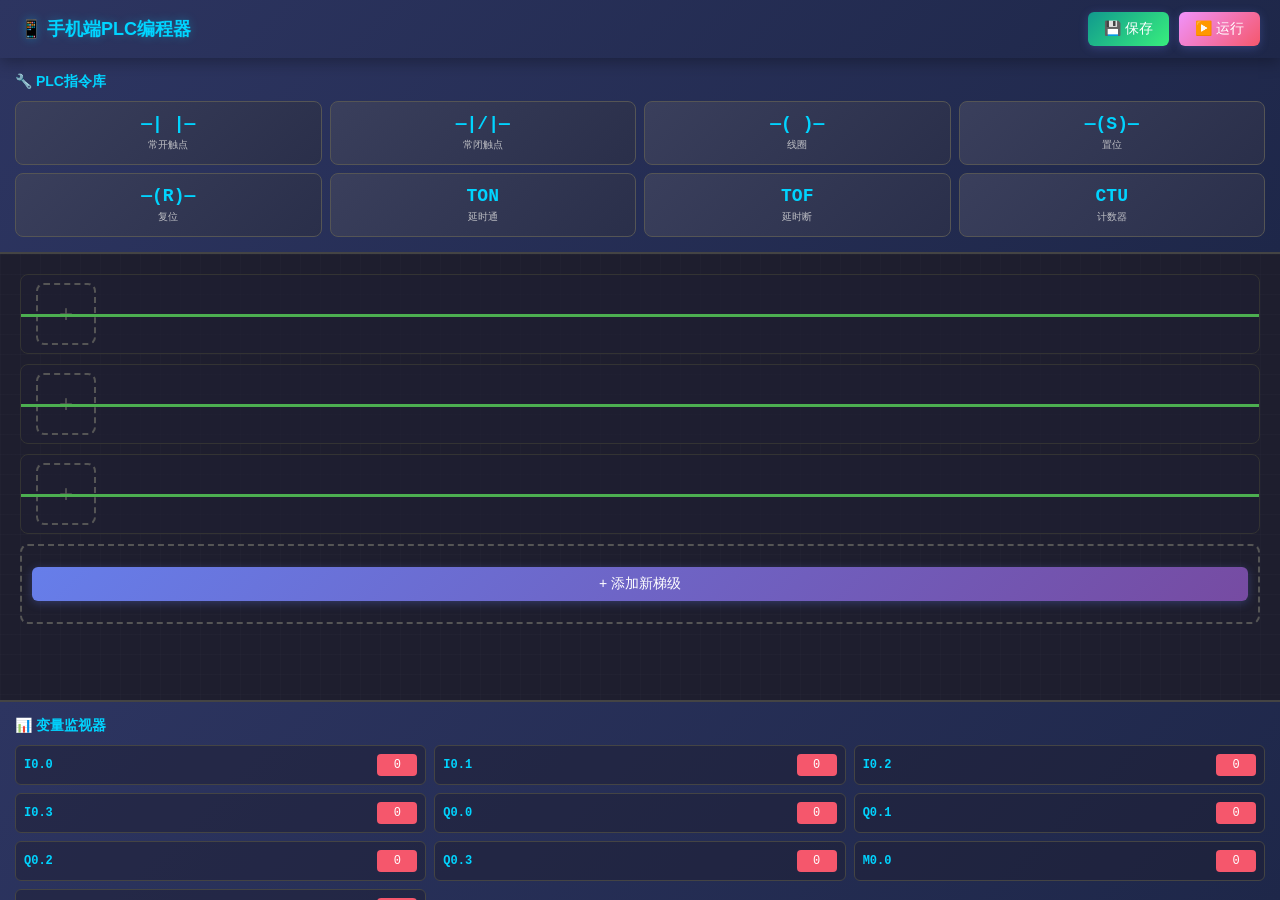
<file: frontend/index.html>
<!DOCTYPE html>
<html lang="zh-CN">
<head>
    <meta charset="UTF-8">
    <meta name="viewport" content="width=device-width, initial-scale=1.0, maximum-scale=1.0, user-scalable=no">
    <meta name="apple-mobile-web-app-capable" content="yes">
    <meta name="mobile-web-app-capable" content="yes">
    <title>Mobile PLC Programmer - 手机端PLC编程器</title>
    <style>
        * {
            margin: 0;
            padding: 0;
            box-sizing: border-box;
            -webkit-tap-highlight-color: transparent;
        }
        
        body {
            font-family: -apple-system, BlinkMacSystemFont, 'Segoe UI', 'Microsoft YaHei', sans-serif;
            background: linear-gradient(135deg, #1a1a2e 0%, #16213e 100%);
            color: #e0e0e0;
            overflow: hidden;
            height: 100vh;
            display: flex;
            flex-direction: column;
            user-select: none;
        }
        
        /* 顶部标题栏 */
        .header {
            background: linear-gradient(135deg, #2d3561 0%, #1e2749 100%);
            padding: 12px 20px;
            display: flex;
            justify-content: space-between;
            align-items: center;
            box-shadow: 0 4px 15px rgba(0,0,0,0.3);
            z-index: 100;
        }
        
        .header h1 {
            font-size: 18px;
            font-weight: 600;
            color: #00d4ff;
            text-shadow: 0 0 10px rgba(0, 212, 255, 0.3);
        }
        
        .header-actions {
            display: flex;
            gap: 10px;
        }
        
        .btn {
            background: linear-gradient(135deg, #667eea 0%, #764ba2 100%);
            border: none;
            color: white;
            padding: 8px 16px;
            border-radius: 6px;
            cursor: pointer;
            font-size: 14px;
            font-weight: 500;
            transition: all 0.3s ease;
            box-shadow: 0 2px 10px rgba(102, 126, 234, 0.3);
        }
        
        .btn:active {
            transform: scale(0.95);
            box-shadow: 0 1px 5px rgba(102, 126, 234, 0.5);
        }
        
        .btn-success {
            background: linear-gradient(135deg, #11998e 0%, #38ef7d 100%);
        }
        
        .btn-warning {
            background: linear-gradient(135deg, #f093fb 0%, #f5576c 100%);
        }
        
        /* 主容器 */
        .main-container {
            flex: 1;
            display: flex;
            flex-direction: column;
            overflow: hidden;
        }
        
        /* 指令面板 */
        .instruction-panel {
            background: linear-gradient(135deg, #2d3561 0%, #1e2749 100%);
            padding: 15px;
            border-bottom: 2px solid #444;
        }
        
        .instruction-title {
            font-size: 14px;
            color: #00d4ff;
            margin-bottom: 10px;
            font-weight: 600;
        }
        
        .instruction-grid {
            display: grid;
            grid-template-columns: repeat(4, 1fr);
            gap: 8px;
        }
        
        .instruction-btn {
            background: linear-gradient(135deg, #3a3f5c 0%, #2a2f4a 100%);
            border: 1px solid #555;
            color: #e0e0e0;
            padding: 12px 8px;
            border-radius: 8px;
            cursor: pointer;
            font-size: 12px;
            text-align: center;
            transition: all 0.2s ease;
            display: flex;
            flex-direction: column;
            align-items: center;
            gap: 4px;
        }
        
        .instruction-btn:active {
            transform: scale(0.95);
            background: linear-gradient(135deg, #667eea 0%, #764ba2 100%);
            border-color: #667eea;
        }
        
        .instruction-btn.selected {
            background: linear-gradient(135deg, #11998e 0%, #38ef7d 100%);
            border-color: #38ef7d;
        }
        
        .instruction-symbol {
            font-size: 18px;
            font-weight: bold;
            color: #00d4ff;
            font-family: 'Courier New', monospace;
        }
        
        .instruction-name {
            font-size: 10px;
            opacity: 0.8;
        }
        
        /* 编程区域 */
        .programming-area {
            flex: 1;
            background: #1e1e2e;
            overflow: auto;
            position: relative;
        }
        
        .ladder-canvas {
            background: #1e1e2e;
            background-image: 
                linear-gradient(rgba(100, 100, 100, 0.05) 1px, transparent 1px),
                linear-gradient(90deg, rgba(100, 100, 100, 0.05) 1px, transparent 1px);
            background-size: 20px 20px;
            min-height: 100%;
            padding: 20px;
        }
        
        .rung {
            position: relative;
            height: 80px;
            margin-bottom: 10px;
            background: rgba(30, 30, 50, 0.5);
            border-radius: 8px;
            border: 1px solid #333;
            display: flex;
            align-items: center;
            padding: 0 10px;
        }
        
        .rung-line {
            position: absolute;
            left: 0;
            right: 0;
            top: 50%;
            height: 3px;
            background: #4CAF50;
            z-index: 1;
        }
        
        .element {
            position: relative;
            z-index: 2;
            background: linear-gradient(135deg, #3a3f5c 0%, #2a2f4a 100%);
            border: 2px solid #667eea;
            border-radius: 8px;
            padding: 8px 12px;
            margin: 0 5px;
            cursor: pointer;
            min-width: 60px;
            text-align: center;
            transition: all 0.2s ease;
        }
        
        .element:active {
            transform: scale(0.95);
        }
        
        .element.selected {
            border-color: #38ef7d;
            box-shadow: 0 0 15px rgba(56, 239, 125, 0.5);
        }
        
        .element-symbol {
            font-size: 20px;
            color: #00d4ff;
            font-family: 'Courier New', monospace;
            font-weight: bold;
        }
        
        .element-address {
            font-size: 11px;
            color: #aaa;
            margin-top: 2px;
        }
        
        .add-element-btn {
            background: transparent;
            border: 2px dashed #555;
            color: #555;
            border-radius: 8px;
            padding: 15px;
            margin: 0 5px;
            cursor: pointer;
            font-size: 24px;
            min-width: 60px;
            transition: all 0.2s ease;
        }
        
        .add-element-btn:active {
            border-color: #667eea;
            color: #667eea;
        }
        
        /* 变量监视器 */
        .monitor-panel {
            background: linear-gradient(135deg, #2d3561 0%, #1e2749 100%);
            padding: 15px;
            max-height: 200px;
            overflow-y: auto;
            border-top: 2px solid #444;
        }
        
        .monitor-title {
            font-size: 14px;
            color: #00d4ff;
            margin-bottom: 10px;
            font-weight: 600;
        }
        
        .variable-grid {
            display: grid;
            grid-template-columns: repeat(3, 1fr);
            gap: 8px;
        }
        
        .variable-item {
            background: rgba(30, 30, 50, 0.5);
            border: 1px solid #444;
            border-radius: 6px;
            padding: 8px;
            display: flex;
            justify-content: space-between;
            align-items: center;
        }
        
        .variable-name {
            font-size: 12px;
            font-weight: bold;
            color: #00d4ff;
            font-family: 'Courier New', monospace;
        }
        
        .variable-value {
            font-size: 12px;
            padding: 4px 8px;
            border-radius: 4px;
            background: #333;
            font-family: 'Courier New', monospace;
            min-width: 40px;
            text-align: center;
        }
        
        .variable-value.on {
            background: #38ef7d;
            color: #000;
        }
        
        .variable-value.off {
            background: #f5576c;
            color: #fff;
        }
        
        /* 属性编辑器 */
        .property-modal {
            position: fixed;
            top: 0;
            left: 0;
            right: 0;
            bottom: 0;
            background: rgba(0, 0, 0, 0.8);
            display: none;
            justify-content: center;
            align-items: center;
            z-index: 1000;
        }
        
        .property-modal.show {
            display: flex;
        }
        
        .property-content {
            background: linear-gradient(135deg, #2d3561 0%, #1e2749 100%);
            border-radius: 12px;
            padding: 20px;
            width: 90%;
            max-width: 400px;
            border: 2px solid #667eea;
        }
        
        .property-title {
            font-size: 16px;
            color: #00d4ff;
            margin-bottom: 15px;
            font-weight: 600;
        }
        
        .form-group {
            margin-bottom: 15px;
        }
        
        .form-group label {
            display: block;
            font-size: 13px;
            color: #aaa;
            margin-bottom: 5px;
        }
        
        .form-group input, .form-group select {
            width: 100%;
            padding: 10px;
            border: 1px solid #444;
            border-radius: 6px;
            background: rgba(30, 30, 50, 0.5);
            color: #e0e0e0;
            font-size: 14px;
        }
        
        .form-group input:focus, .form-group select:focus {
            outline: none;
            border-color: #667eea;
        }
        
        .modal-buttons {
            display: flex;
            gap: 10px;
            margin-top: 20px;
        }
        
        .modal-buttons .btn {
            flex: 1;
        }
        
        /* 消息提示 */
        .toast {
            position: fixed;
            top: 70px;
            left: 50%;
            transform: translateX(-50%);
            background: linear-gradient(135deg, #667eea 0%, #764ba2 100%);
            color: white;
            padding: 12px 24px;
            border-radius: 8px;
            box-shadow: 0 4px 15px rgba(0, 0, 0, 0.3);
            z-index: 2000;
            display: none;
            font-size: 14px;
        }
        
        .toast.show {
            display: block;
            animation: slideDown 0.3s ease;
        }
        
        @keyframes slideDown {
            from {
                transform: translateX(-50%) translateY(-20px);
                opacity: 0;
            }
            to {
                transform: translateX(-50%) translateY(0);
                opacity: 1;
            }
        }
        
        /* 响应式设计 */
        @media (max-width: 768px) {
            .header h1 {
                font-size: 16px;
            }
            
            .instruction-grid {
                grid-template-columns: repeat(3, 1fr);
            }
            
            .variable-grid {
                grid-template-columns: repeat(2, 1fr);
            }
        }
    </style>
</head>
<body>
    <!-- 顶部标题栏 -->
    <div class="header">
        <h1>📱 手机端PLC编程器</h1>
        <div class="header-actions">
            <button class="btn btn-success" onclick="saveProgram()">💾 保存</button>
            <button class="btn btn-warning" onclick="runSimulation()">▶️ 运行</button>
        </div>
    </div>
    
    <!-- 主容器 -->
    <div class="main-container">
        <!-- 指令面板 -->
        <div class="instruction-panel">
            <div class="instruction-title">🔧 PLC指令库</div>
            <div class="instruction-grid" id="instructionGrid">
                <button class="instruction-btn" data-type="contact_n" onclick="selectInstruction('contact_n')">
                    <div class="instruction-symbol">—| |—</div>
                    <div class="instruction-name">常开触点</div>
                </button>
                <button class="instruction-btn" data-type="contact_nc" onclick="selectInstruction('contact_nc')">
                    <div class="instruction-symbol">—|/|—</div>
                    <div class="instruction-name">常闭触点</div>
                </button>
                <button class="instruction-btn" data-type="coil" onclick="selectInstruction('coil')">
                    <div class="instruction-symbol">—( )—</div>
                    <div class="instruction-name">线圈</div>
                </button>
                <button class="instruction-btn" data-type="coil_set" onclick="selectInstruction('coil_set')">
                    <div class="instruction-symbol">—(S)—</div>
                    <div class="instruction-name">置位</div>
                </button>
                <button class="instruction-btn" data-type="coil_reset" onclick="selectInstruction('coil_reset')">
                    <div class="instruction-symbol">—(R)—</div>
                    <div class="instruction-name">复位</div>
                </button>
                <button class="instruction-btn" data-type="timer_on" onclick="selectInstruction('timer_on')">
                    <div class="instruction-symbol">TON</div>
                    <div class="instruction-name">延时通</div>
                </button>
                <button class="instruction-btn" data-type="timer_off" onclick="selectInstruction('timer_off')">
                    <div class="instruction-symbol">TOF</div>
                    <div class="instruction-name">延时断</div>
                </button>
                <button class="instruction-btn" data-type="counter_up" onclick="selectInstruction('counter_up')">
                    <div class="instruction-symbol">CTU</div>
                    <div class="instruction-name">计数器</div>
                </button>
            </div>
        </div>
        
        <!-- 编程区域 -->
        <div class="programming-area" id="programmingArea">
            <div class="ladder-canvas" id="ladderCanvas">
                <!-- 梯级将动态生成 -->
            </div>
        </div>
        
        <!-- 变量监视器 -->
        <div class="monitor-panel">
            <div class="monitor-title">📊 变量监视器</div>
            <div class="variable-grid" id="variableGrid">
                <!-- 变量将动态生成 -->
            </div>
        </div>
    </div>
    
    <!-- 属性编辑器模态框 -->
    <div class="property-modal" id="propertyModal">
        <div class="property-content">
            <div class="property-title">编辑元件属性</div>
            <div class="form-group">
                <label>元件类型:</label>
                <input type="text" id="propType" readonly>
            </div>
            <div class="form-group">
                <label>地址:</label>
                <input type="text" id="propAddress" placeholder="例如: I0.0, Q0.0, M0.0">
            </div>
            <div class="form-group" id="presetGroup" style="display:none;">
                <label>预设值:</label>
                <input type="number" id="propPreset" placeholder="例如: 1000">
            </div>
            <div class="modal-buttons">
                <button class="btn" onclick="confirmProperty()">确定</button>
                <button class="btn btn-warning" onclick="deleteElement()">删除</button>
                <button class="btn" onclick="closePropertyModal()" style="background:#555;">取消</button>
            </div>
        </div>
    </div>
    
    <!-- 消息提示 -->
    <div class="toast" id="toast"></div>

    <script>
        // 全局变量
        let program = {
            rungs: [
                { id: 1, elements: [] },
                { id: 2, elements: [] },
                { id: 3, elements: [] }
            ]
        };
        
        let selectedInstruction = null;
        let selectedElement = null;
        let elementIdCounter = 1;
        
        // 变量数据
        let variables = {
            'I0.0': false, 'I0.1': false, 'I0.2': false, 'I0.3': false,
            'Q0.0': false, 'Q0.1': false, 'Q0.2': false, 'Q0.3': false,
            'M0.0': false, 'M0.1': false
        };
        
        // 指令符号映射
        const instructionSymbols = {
            'contact_n': '—| |—',
            'contact_nc': '—|/|—',
            'coil': '—( )—',
            'coil_set': '—(S)—',
            'coil_reset': '—(R)—',
            'timer_on': 'TON',
            'timer_off': 'TOF',
            'counter_up': 'CTU'
        };
        
        // 初始化
        document.addEventListener('DOMContentLoaded', function() {
            renderProgram();
            renderVariables();
        });
        
        // 选择指令
        function selectInstruction(type) {
            selectedInstruction = type;
            
            // 更新UI
            document.querySelectorAll('.instruction-btn').forEach(btn => {
                btn.classList.remove('selected');
            });
            event.target.closest('.instruction-btn').classList.add('selected');
            
            showToast('已选择: ' + getInstructionName(type));
        }
        
        // 获取指令名称
        function getInstructionName(type) {
            const names = {
                'contact_n': '常开触点',
                'contact_nc': '常闭触点',
                'coil': '线圈',
                'coil_set': '置位线圈',
                'coil_reset': '复位线圈',
                'timer_on': '接通延时定时器',
                'timer_off': '断开延时定时器',
                'counter_up': '加计数器'
            };
            return names[type] || type;
        }
        
        // 渲染程序
        function renderProgram() {
            const canvas = document.getElementById('ladderCanvas');
            canvas.innerHTML = '';
            
            program.rungs.forEach((rung, index) => {
                const rungDiv = document.createElement('div');
                rungDiv.className = 'rung';
                rungDiv.innerHTML = '<div class="rung-line"></div>';
                
                // 添加现有元件
                rung.elements.forEach(element => {
                    const elementDiv = createElementDiv(element, index);
                    rungDiv.appendChild(elementDiv);
                });
                
                // 添加新元件按钮
                const addBtn = document.createElement('button');
                addBtn.className = 'add-element-btn';
                addBtn.innerHTML = '+';
                addBtn.onclick = () => addElement(index);
                rungDiv.appendChild(addBtn);
                
                canvas.appendChild(rungDiv);
            });
            
            // 添加新梯级按钮
            const addRungBtn = document.createElement('div');
            addRungBtn.className = 'rung';
            addRungBtn.style.background = 'transparent';
            addRungBtn.style.border = '2px dashed #555';
            addRungBtn.innerHTML = '<button class="btn" onclick="addRung()" style="width:100%;">+ 添加新梯级</button>';
            canvas.appendChild(addRungBtn);
        }
        
        // 创建元件DOM
        function createElementDiv(element, rungIndex) {
            const div = document.createElement('div');
            div.className = 'element';
            div.innerHTML = `
                <div class="element-symbol">${instructionSymbols[element.type]}</div>
                <div class="element-address">${element.address}</div>
            `;
            div.onclick = (e) => {
                e.stopPropagation();
                openPropertyModal(element, rungIndex);
            };
            return div;
        }
        
        // 添加元件
        function addElement(rungIndex) {
            if (!selectedInstruction) {
                showToast('请先选择一个指令！');
                return;
            }
            
            const newElement = {
                id: elementIdCounter++,
                type: selectedInstruction,
                address: getDefaultAddress(selectedInstruction),
                preset: 1000
            };
            
            program.rungs[rungIndex].elements.push(newElement);
            renderProgram();
            showToast('已添加: ' + getInstructionName(selectedInstruction));
        }
        
        // 获取默认地址
        function getDefaultAddress(type) {
            switch(type) {
                case 'contact_n':
                case 'contact_nc':
                    return 'I0.0';
                case 'coil':
                case 'coil_set':
                case 'coil_reset':
                    return 'Q0.0';
                case 'timer_on':
                case 'timer_off':
                    return 'T0';
                case 'counter_up':
                    return 'C0';
                default:
                    return 'M0.0';
            }
        }
        
        // 添加梯级
        function addRung() {
            program.rungs.push({ id: program.rungs.length + 1, elements: [] });
            renderProgram();
            showToast('已添加新梯级');
        }
        
        // 渲染变量监视器
        function renderVariables() {
            const grid = document.getElementById('variableGrid');
            grid.innerHTML = '';
            
            Object.entries(variables).forEach(([name, value]) => {
                const div = document.createElement('div');
                div.className = 'variable-item';
                div.innerHTML = `
                    <span class="variable-name">${name}</span>
                    <span class="variable-value ${value ? 'on' : 'off'}" onclick="toggleVariable('${name}')">${value ? '1' : '0'}</span>
                `;
                grid.appendChild(div);
            });
        }
        
        // 切换变量值
        function toggleVariable(name) {
            variables[name] = !variables[name];
            renderVariables();
            executeLogic();
            showToast(`${name} = ${variables[name] ? '1' : '0'}`);
        }
        
        // 执行逻辑（简化版）
        function executeLogic() {
            // 简单的逻辑执行示例
            // 实际应用中需要实现完整的梯形图扫描周期
            
            // 示例：如果I0.0为真，则Q0.0为真
            if (variables['I0.0']) {
                variables['Q0.0'] = true;
            }
            
            renderVariables();
        }
        
        // 打开属性编辑器
        function openPropertyModal(element, rungIndex) {
            selectedElement = { element, rungIndex };
            
            document.getElementById('propType').value = getInstructionName(element.type);
            document.getElementById('propAddress').value = element.address;
            
            const presetGroup = document.getElementById('presetGroup');
            if (element.type === 'timer_on' || element.type === 'timer_off' || element.type === 'counter_up') {
                presetGroup.style.display = 'block';
                document.getElementById('propPreset').value = element.preset || 1000;
            } else {
                presetGroup.style.display = 'none';
            }
            
            document.getElementById('propertyModal').classList.add('show');
        }
        
        // 关闭属性编辑器
        function closePropertyModal() {
            document.getElementById('propertyModal').classList.remove('show');
            selectedElement = null;
        }
        
        // 确认属性修改
        function confirmProperty() {
            if (selectedElement) {
                selectedElement.element.address = document.getElementById('propAddress').value;
                
                const preset = document.getElementById('propPreset').value;
                if (preset) {
                    selectedElement.element.preset = parseInt(preset);
                }
                
                renderProgram();
                showToast('属性已更新');
            }
            closePropertyModal();
        }
        
        // 删除元件
        function deleteElement() {
            if (selectedElement) {
                const rungIndex = selectedElement.rungIndex;
                const elementId = selectedElement.element.id;
                program.rungs[rungIndex].elements = program.rungs[rungIndex].elements.filter(e => e.id !== elementId);
                renderProgram();
                showToast('元件已删除');
            }
            closePropertyModal();
        }
        
        // 保存程序
        function saveProgram() {
            const programJson = JSON.stringify(program, null, 2);
            console.log('保存的程序:', programJson);
            showToast('程序已保存到本地！');
            
            // 可以添加下载功能
            const blob = new Blob([programJson], { type: 'application/json' });
            const url = URL.createObjectURL(blob);
            const a = document.createElement('a');
            a.href = url;
            a.download = 'plc_program.json';
            a.click();
        }
        
        // 运行仿真
        function runSimulation() {
            showToast('▶️ 仿真运行中...');
            executeLogic();
            
            setTimeout(() => {
                showToast('✅ 仿真完成！');
            }, 1000);
        }
        
        // 显示提示消息
        function showToast(message) {
            const toast = document.getElementById('toast');
            toast.textContent = message;
            toast.classList.add('show');
            
            setTimeout(() => {
                toast.classList.remove('show');
            }, 2000);
        }
    </script>
</body>
</html>
</file>
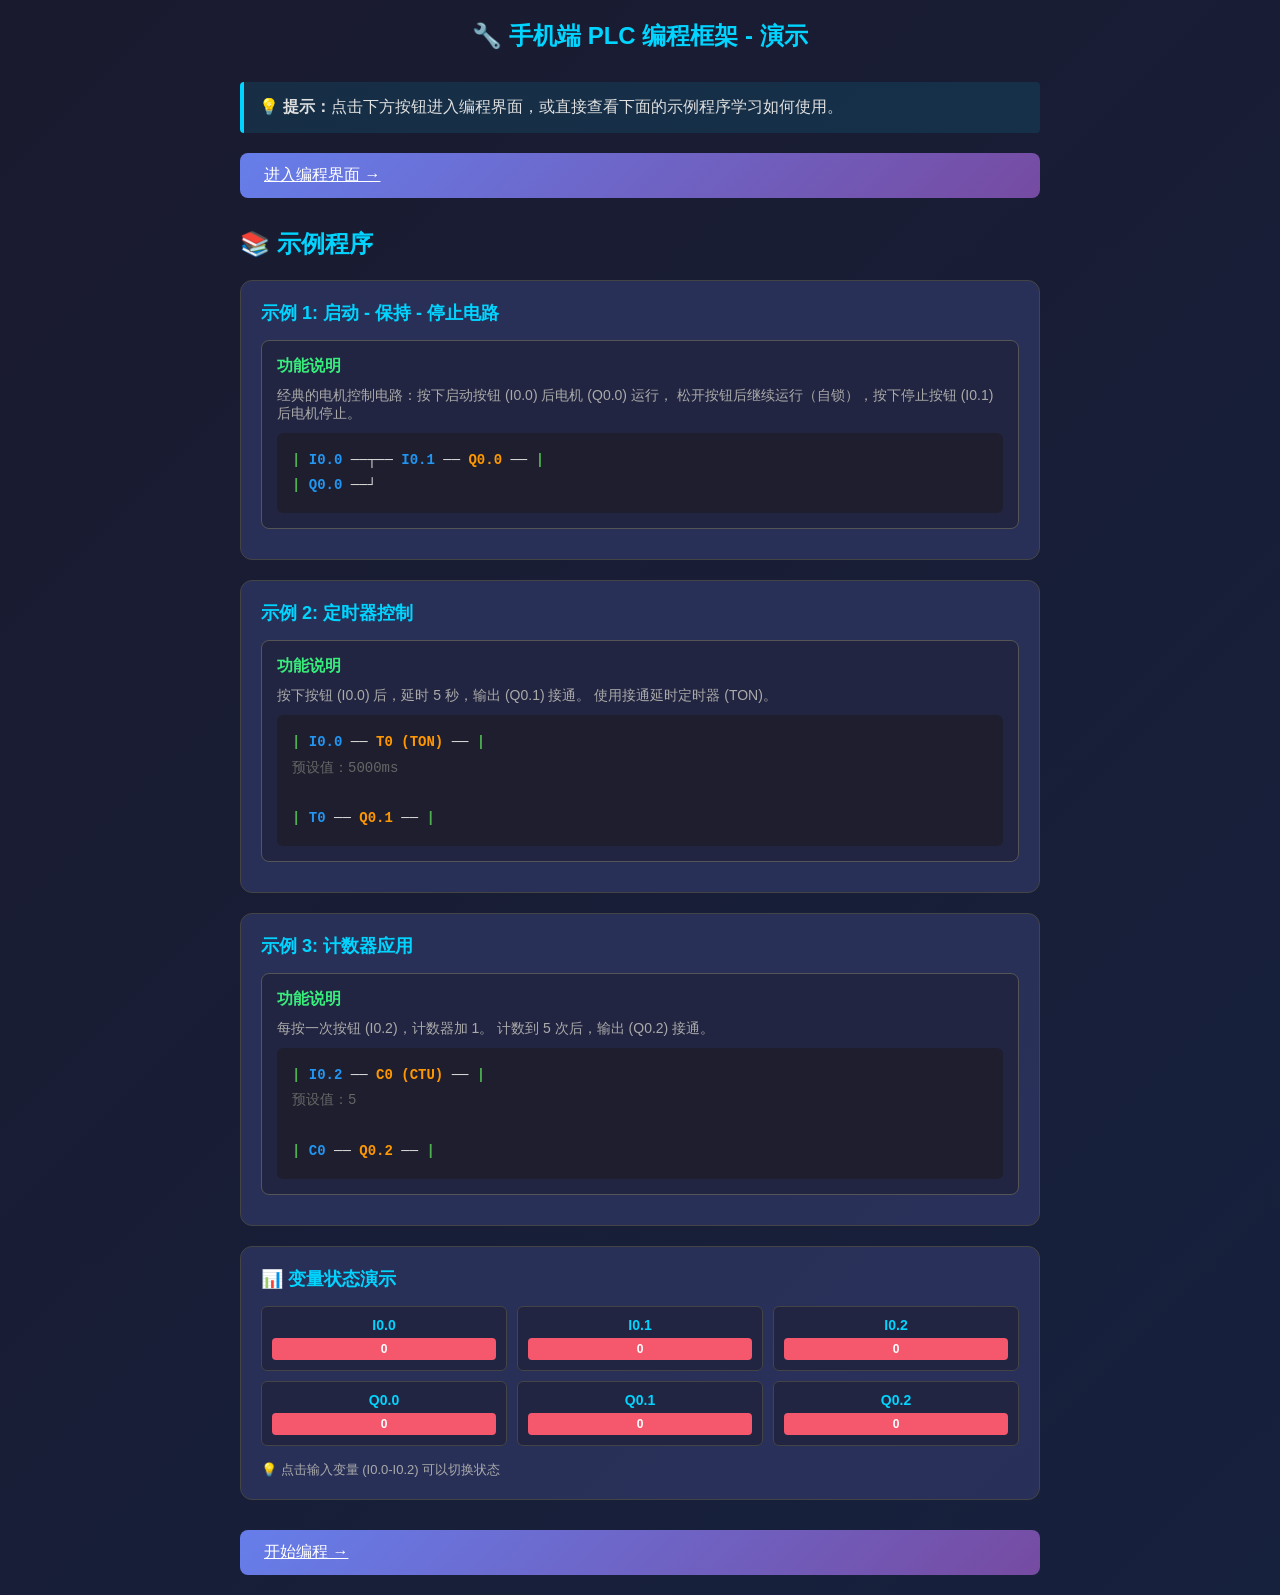
<file: frontend/demo.html>
<!DOCTYPE html>
<html lang="zh-CN">
<head>
    <meta charset="UTF-8">
    <meta name="viewport" content="width=device-width, initial-scale=1.0, maximum-scale=1.0, user-scalable=no">
    <title>PLC编程演示 - 快速入门</title>
    <style>
        * { margin: 0; padding: 0; box-sizing: border-box; }
        body {
            font-family: -apple-system, BlinkMacSystemFont, 'Microsoft YaHei', sans-serif;
            background: linear-gradient(135deg, #1a1a2e 0%, #16213e 100%);
            color: #e0e0e0;
            padding: 20px;
        }
        .container {
            max-width: 800px;
            margin: 0 auto;
        }
        h1 {
            color: #00d4ff;
            text-align: center;
            margin-bottom: 30px;
            font-size: 24px;
        }
        .card {
            background: rgba(45, 53, 97, 0.8);
            border-radius: 12px;
            padding: 20px;
            margin-bottom: 20px;
            border: 1px solid #444;
        }
        .card h2 {
            color: #00d4ff;
            font-size: 18px;
            margin-bottom: 15px;
        }
        .demo-item {
            background: rgba(30, 30, 50, 0.6);
            border-radius: 8px;
            padding: 15px;
            margin-bottom: 10px;
            border: 1px solid #555;
        }
        .demo-title {
            font-size: 16px;
            font-weight: bold;
            color: #38ef7d;
            margin-bottom: 10px;
        }
        .demo-desc {
            font-size: 14px;
            color: #aaa;
            margin-bottom: 10px;
        }
        .ladder-demo {
            background: #1e1e2e;
            padding: 15px;
            border-radius: 6px;
            font-family: 'Courier New', monospace;
            font-size: 14px;
            line-height: 1.8;
        }
        .power-rail {
            color: #4CAF50;
            font-weight: bold;
        }
        .contact {
            color: #2196F3;
            font-weight: bold;
        }
        .coil {
            color: #FF9800;
            font-weight: bold;
        }
        .btn {
            background: linear-gradient(135deg, #667eea 0%, #764ba2 100%);
            color: white;
            border: none;
            padding: 12px 24px;
            border-radius: 8px;
            font-size: 16px;
            cursor: pointer;
            display: block;
            width: 100%;
            margin-top: 20px;
        }
        .btn:active {
            transform: scale(0.98);
        }
        .tip {
            background: rgba(0, 212, 255, 0.1);
            border-left: 4px solid #00d4ff;
            padding: 15px;
            margin: 20px 0;
            border-radius: 4px;
        }
        .variable-box {
            display: grid;
            grid-template-columns: repeat(3, 1fr);
            gap: 10px;
            margin-top: 10px;
        }
        .var-item {
            background: rgba(30, 30, 50, 0.6);
            padding: 10px;
            border-radius: 6px;
            text-align: center;
            border: 1px solid #444;
        }
        .var-name {
            color: #00d4ff;
            font-weight: bold;
            font-size: 14px;
        }
        .var-value {
            margin-top: 5px;
            padding: 4px 8px;
            border-radius: 4px;
            font-size: 12px;
            font-weight: bold;
        }
        .var-value.on {
            background: #38ef7d;
            color: #000;
        }
        .var-value.off {
            background: #f5576c;
            color: #fff;
        }
    </style>
</head>
<body>
    <div class="container">
        <h1>🔧 手机端 PLC 编程框架 - 演示</h1>
        
        <div class="tip">
            <strong>💡 提示：</strong>点击下方按钮进入编程界面，或直接查看下面的示例程序学习如何使用。
        </div>
        
        <a href="index.html" class="btn">进入编程界面 →</a>
        
        <div style="margin-top: 30px;">
            <h2 style="color: #00d4ff; margin-bottom: 20px;">📚 示例程序</h2>
            
            <!-- 示例 1 -->
            <div class="card">
                <h2>示例 1: 启动 - 保持 - 停止电路</h2>
                <div class="demo-item">
                    <div class="demo-title">功能说明</div>
                    <div class="demo-desc">
                        经典的电机控制电路：按下启动按钮 (I0.0) 后电机 (Q0.0) 运行，
                        松开按钮后继续运行（自锁），按下停止按钮 (I0.1) 后电机停止。
                    </div>
                    <div class="ladder-demo">
                        <span class="power-rail">|</span>
                        <span class="contact">I0.0</span> ──┬── <span class="contact">I0.1</span> ── <span class="coil">Q0.0</span> ── <span class="power-rail">|</span><br>
                        <span class="power-rail">|</span>
                        <span class="contact">Q0.0</span> ──┘
                    </div>
                </div>
            </div>
            
            <!-- 示例 2 -->
            <div class="card">
                <h2>示例 2: 定时器控制</h2>
                <div class="demo-item">
                    <div class="demo-title">功能说明</div>
                    <div class="demo-desc">
                        按下按钮 (I0.0) 后，延时 5 秒，输出 (Q0.1) 接通。
                        使用接通延时定时器 (TON)。
                    </div>
                    <div class="ladder-demo">
                        <span class="power-rail">|</span>
                        <span class="contact">I0.0</span> ── <span class="coil">T0 (TON)</span> ── <span class="power-rail">|</span><br>
                        <span style="color: #666;">预设值：5000ms</span><br><br>
                        <span class="power-rail">|</span>
                        <span class="contact">T0</span> ── <span class="coil">Q0.1</span> ── <span class="power-rail">|</span>
                    </div>
                </div>
            </div>
            
            <!-- 示例 3 -->
            <div class="card">
                <h2>示例 3: 计数器应用</h2>
                <div class="demo-item">
                    <div class="demo-title">功能说明</div>
                    <div class="demo-desc">
                        每按一次按钮 (I0.2)，计数器加 1。
                        计数到 5 次后，输出 (Q0.2) 接通。
                    </div>
                    <div class="ladder-demo">
                        <span class="power-rail">|</span>
                        <span class="contact">I0.2</span> ── <span class="coil">C0 (CTU)</span> ── <span class="power-rail">|</span><br>
                        <span style="color: #666;">预设值：5</span><br><br>
                        <span class="power-rail">|</span>
                        <span class="contact">C0</span> ── <span class="coil">Q0.2</span> ── <span class="power-rail">|</span>
                    </div>
                </div>
            </div>
            
            <!-- 变量监视 -->
            <div class="card">
                <h2>📊 变量状态演示</h2>
                <div class="variable-box">
                    <div class="var-item">
                        <div class="var-name">I0.0</div>
                        <div class="var-value off" onclick="toggleVar(this)">0</div>
                    </div>
                    <div class="var-item">
                        <div class="var-name">I0.1</div>
                        <div class="var-value off" onclick="toggleVar(this)">0</div>
                    </div>
                    <div class="var-item">
                        <div class="var-name">I0.2</div>
                        <div class="var-value off" onclick="toggleVar(this)">0</div>
                    </div>
                    <div class="var-item">
                        <div class="var-name">Q0.0</div>
                        <div class="var-value off">0</div>
                    </div>
                    <div class="var-item">
                        <div class="var-name">Q0.1</div>
                        <div class="var-value off">0</div>
                    </div>
                    <div class="var-item">
                        <div class="var-name">Q0.2</div>
                        <div class="var-value off">0</div>
                    </div>
                </div>
                <div style="margin-top: 15px; color: #aaa; font-size: 13px;">
                    💡 点击输入变量 (I0.0-I0.2) 可以切换状态
                </div>
            </div>
        </div>
        
        <a href="index.html" class="btn" style="margin-top: 30px;">开始编程 →</a>
    </div>
    
    <script>
        function toggleVar(element) {
            if (element.classList.contains('on')) {
                element.classList.remove('on');
                element.classList.add('off');
                element.textContent = '0';
            } else {
                element.classList.remove('off');
                element.classList.add('on');
                element.textContent = '1';
            }
        }
    </script>
</body>
</html>
</file>
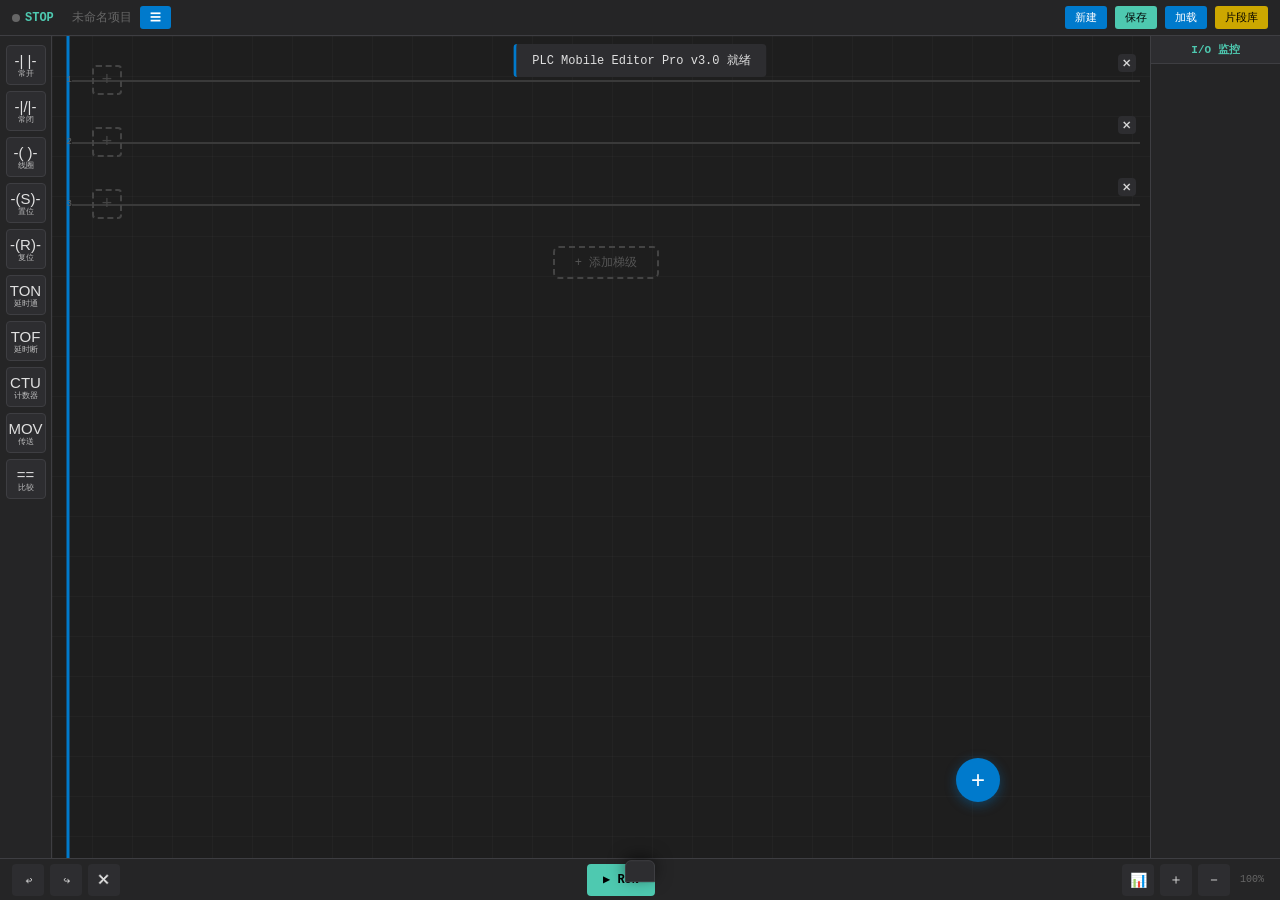
<file: frontend/index_pro.html>
<!DOCTYPE html>
<html lang="zh-CN">
<head>
    <meta charset="UTF-8">
    <meta name="viewport" content="width=device-width, initial-scale=1.0, maximum-scale=1.0, user-scalable=no">
    <meta name="apple-mobile-web-app-capable" content="yes">
    <meta name="mobile-web-app-capable" content="yes">
    <meta name="screen-orientation" content="landscape">
    <title>PLC Mobile Editor Pro v3.0</title>
    <style>
        /* ===== 全局重置 ===== */
        * { margin: 0; padding: 0; box-sizing: border-box; -webkit-tap-highlight-color: transparent; user-select: none; }
        :root {
            --bg-dark: #1e1e1e; --bg-panel: #252526; --bg-hover: #2d2d30;
            --border: #3e3e42; --accent: #007acc; --accent-hover: #1a8ad4;
            --green: #4ec9b0; --green-dim: rgba(78,201,176,0.2);
            --red: #f44747; --yellow: #cca700; --orange: #ff8c00;
            --text: #e0e0e0; --text-dim: #9cdcfe; --text-muted: #666;
            --font-mono: 'Consolas','Monaco','Courier New', monospace;
        }
        body { font-family: var(--font-mono); background: var(--bg-dark); color: var(--text); overflow: hidden; width: 100vw; height: 100vh; display: flex; flex-direction: column; }

        /* ===== 顶部状态栏 ===== */
        .top-bar { height: 36px; background: var(--bg-panel); border-bottom: 1px solid var(--border); display: flex; justify-content: space-between; align-items: center; padding: 0 12px; flex-shrink: 0; }
        .top-left, .top-right { display: flex; gap: 8px; align-items: center; }
        .status-indicator { display: flex; align-items: center; gap: 5px; font-size: 12px; color: var(--green); font-weight: bold; }
        .status-dot { width: 8px; height: 8px; border-radius: 50%; background: #666; transition: background 0.3s; }
        .status-dot.run { background: var(--green); animation: pulse 1.5s infinite; }
        @keyframes pulse { 0%,100%{ opacity:1; } 50%{ opacity:0.4; } }
        .project-name { font-size: 12px; color: var(--text-muted); margin-left: 10px; }
        .btn-s { background: var(--accent); color: #fff; border: none; padding: 4px 10px; border-radius: 3px; font-size: 11px; cursor: pointer; transition: all 0.15s; font-family: var(--font-mono); }
        .btn-s:active { transform: scale(0.95); background: var(--accent-hover); }
        .btn-s.success { background: var(--green); color: #000; }
        .btn-s.danger { background: var(--red); }
        .btn-s.warn { background: var(--yellow); color: #000; }

        /* ===== 主容器 ===== */
        .main-wrap { flex: 1; display: flex; overflow: hidden; }

        /* ===== 左侧工具栏 ===== */
        .left-toolbar { width: 52px; background: var(--bg-panel); border-right: 1px solid var(--border); display: flex; flex-direction: column; align-items: center; padding: 6px 0; flex-shrink: 0; transition: width 0.25s, padding 0.25s; overflow: hidden; }
        .left-toolbar.collapsed { width: 0; padding: 0; border: none; }
        .tool-btn { width: 40px; height: 40px; background: var(--bg-hover); border: 1px solid var(--border); border-radius: 4px; margin: 3px 0; cursor: pointer; display: flex; flex-direction: column; justify-content: center; align-items: center; gap: 1px; transition: all 0.15s; font-size: 15px; color: var(--text); }
        .tool-btn:active { background: var(--accent); border-color: var(--accent); transform: scale(0.93); }
        .tool-btn.active { background: var(--green); border-color: var(--green); color: #000; }
        .tool-btn .lbl { font-size: 8px; opacity: 0.8; line-height: 1; }

        /* ===== 中央编辑区 ===== */
        .editor-area { flex: 1; overflow: auto; position: relative; background: var(--bg-dark); background-image: linear-gradient(rgba(255,255,255,0.025) 1px, transparent 1px), linear-gradient(90deg, rgba(255,255,255,0.025) 1px, transparent 1px); background-size: 40px 40px; }
        .editor-inner { position: relative; min-width: 100%; min-height: 100%; padding: 10px 10px 10px 20px; }
        .power-rail-svg { position: absolute; left: 0; top: 0; width: 20px; height: 100%; pointer-events: none; }
        .rung-row { position: relative; display: flex; align-items: center; min-height: 56px; margin: 6px 0; padding-left: 20px; }
        .rung-label { position: absolute; left: -16px; font-size: 9px; color: var(--text-muted); width: 16px; text-align: right; }
        .rung-cells { display: flex; align-items: center; flex: 1; gap: 2px; position: relative; }
        .rung-line { position: absolute; left: 0; right: 0; top: 50%; height: 2px; background: #3a3a3a; z-index: 0; transition: background 0.3s, box-shadow 0.3s; }
        .rung-line.energized { background: var(--green); box-shadow: 0 0 8px var(--green); }
        .cell { position: relative; z-index: 1; min-width: 70px; height: 46px; background: var(--bg-hover); border: 2px solid var(--accent); border-radius: 5px; cursor: pointer; display: flex; flex-direction: column; justify-content: center; align-items: center; transition: all 0.15s; padding: 2px 4px; }
        .cell:active { transform: scale(0.95); }
        .cell.selected { border-color: var(--green); box-shadow: 0 0 10px var(--green-dim); }
        .cell.energized { border-color: var(--green); background: var(--green-dim); }
        .cell-symbol { font-size: 14px; color: var(--text-dim); font-weight: bold; line-height: 1.2; }
        .cell-addr { font-size: 9px; color: var(--text-muted); line-height: 1; }
        .cell.energized .cell-symbol { color: var(--green); }
        .cell.energized .cell-addr { color: var(--green); }
        /* 加号按钮 */
        .cell-add { min-width: 30px; height: 30px; background: transparent; border: 2px dashed #444; border-radius: 4px; color: #444; font-size: 18px; cursor: pointer; display: flex; align-items: center; justify-content: center; transition: all 0.15s; z-index: 1; }
        .cell-add:active { border-color: var(--accent); color: var(--accent); }
        /* 添加梯级 */
        .rung-add { display: flex; justify-content: center; padding: 8px; }
        .rung-add button { background: transparent; border: 2px dashed #444; border-radius: 6px; color: #555; padding: 6px 20px; font-size: 12px; cursor: pointer; font-family: var(--font-mono); transition: all 0.15s; }
        .rung-add button:active { border-color: var(--accent); color: var(--accent); }

        /* ===== 右侧监控栏 ===== */
        .right-monitor { width: 130px; background: var(--bg-panel); border-left: 1px solid var(--border); display: flex; flex-direction: column; flex-shrink: 0; transition: width 0.25s; overflow: hidden; }
        .right-monitor.collapsed { width: 0; border: none; }
        .mon-header { padding: 6px 8px; background: var(--bg-hover); font-size: 11px; font-weight: bold; color: var(--green); text-align: center; border-bottom: 1px solid var(--border); }
        .mon-list { flex: 1; overflow-y: auto; padding: 6px; }
        .mon-item { display: flex; justify-content: space-between; align-items: center; padding: 4px 5px; margin: 2px 0; background: rgba(45,45,48,0.5); border-radius: 3px; font-size: 10px; }
        .mon-name { color: var(--text-dim); }
        .mon-val { min-width: 32px; padding: 2px 4px; border-radius: 2px; text-align: center; font-weight: bold; font-size: 9px; }
        .mon-val.on { background: var(--green); color: #000; }
        .mon-val.off { background: var(--bg-hover); color: var(--text-muted); }
        .mon-timer { font-size: 9px; color: var(--text-muted); padding: 3px 5px; margin: 2px 0; background: rgba(45,45,48,0.5); border-radius: 3px; }
        .mon-timer .bar { height: 3px; background: var(--accent); border-radius: 2px; margin-top: 2px; transition: width 0.3s; }

        /* ===== 底部操作栏 ===== */
        .bottom-bar { height: 42px; background: var(--bg-panel); border-top: 1px solid var(--border); display: flex; justify-content: space-between; align-items: center; padding: 0 12px; flex-shrink: 0; }
        .bottom-left, .bottom-center, .bottom-right { display: flex; gap: 6px; align-items: center; }
        .icon-btn { background: var(--bg-hover); border: none; color: var(--text); width: 32px; height: 32px; border-radius: 4px; cursor: pointer; font-size: 14px; display: flex; justify-content: center; align-items: center; transition: all 0.15s; }
        .icon-btn:active { background: var(--accent); transform: scale(0.93); }
        .run-btn { background: var(--green); color: #000; width: auto; padding: 0 16px; font-size: 12px; font-weight: bold; border: none; border-radius: 4px; height: 32px; cursor: pointer; font-family: var(--font-mono); transition: all 0.15s; }
        .run-btn:active { transform: scale(0.95); }
        .stop-btn { background: var(--red); color: #fff; width: auto; padding: 0 16px; font-size: 12px; font-weight: bold; border: none; border-radius: 4px; height: 32px; cursor: pointer; font-family: var(--font-mono); transition: all 0.15s; }
        .stop-btn:active { transform: scale(0.95); }

        /* ===== 强制输入面板 ===== */
        .force-panel { position: absolute; bottom: 42px; left: 50%; transform: translateX(-50%) translateY(110%); background: var(--bg-hover); border: 1px solid var(--border); border-radius: 6px 6px 0 0; padding: 10px 14px; display: flex; gap: 12px; transition: transform 0.25s; z-index: 100; box-shadow: 0 -4px 16px rgba(0,0,0,0.5); max-width: 90vw; overflow-x: auto; }
        .force-panel.show { transform: translateX(-50%) translateY(0); }
        .force-item { display: flex; flex-direction: column; align-items: center; gap: 4px; min-width: 44px; }
        .force-lbl { font-size: 9px; color: var(--text-dim); }
        .force-sw { width: 36px; height: 18px; background: var(--bg-hover); border: 1px solid var(--border); border-radius: 9px; position: relative; cursor: pointer; transition: background 0.2s; }
        .force-sw.on { background: var(--green); border-color: var(--green); }
        .force-sw::after { content: ''; position: absolute; width: 14px; height: 14px; background: #fff; border-radius: 50%; top: 1px; left: 1px; transition: transform 0.2s; }
        .force-sw.on::after { transform: translateX(18px); }

        /* ===== 悬浮添加按钮 ===== */
        .fab { position: absolute; bottom: 56px; right: 150px; width: 44px; height: 44px; background: var(--accent); border-radius: 50%; display: flex; justify-content: center; align-items: center; font-size: 24px; color: #fff; cursor: pointer; box-shadow: 0 3px 12px rgba(0,122,204,0.4); z-index: 99; transition: all 0.2s; border: none; }
        .fab:active { transform: scale(0.9); }

        /* ===== 模态框 ===== */
        .modal-bg { position: fixed; top: 0; left: 0; right: 0; bottom: 0; background: rgba(0,0,0,0.6); display: none; justify-content: center; align-items: center; z-index: 1000; }
        .modal-bg.show { display: flex; }
        .modal-box { background: var(--bg-panel); border: 1px solid var(--border); border-radius: 6px; padding: 16px; min-width: 280px; max-width: 92vw; max-height: 80vh; overflow-y: auto; }
        .modal-title { font-size: 14px; color: var(--green); margin-bottom: 12px; font-weight: bold; }
        .form-row { margin-bottom: 10px; }
        .form-row label { display: block; font-size: 10px; color: var(--text-dim); margin-bottom: 3px; }
        .form-row input, .form-row select { width: 100%; padding: 6px 8px; background: var(--bg-dark); border: 1px solid var(--border); border-radius: 3px; color: var(--text); font-family: var(--font-mono); font-size: 12px; }
        .form-row input:focus, .form-row select:focus { outline: none; border-color: var(--accent); }
        .modal-btns { display: flex; gap: 8px; margin-top: 14px; }
        .modal-btns .btn-s { flex: 1; padding: 6px; }

        /* ===== 代码片段模态 ===== */
        .snippet-card { background: var(--bg-dark); border: 1px solid var(--border); border-radius: 4px; padding: 10px; margin: 6px 0; cursor: pointer; transition: all 0.15s; }
        .snippet-card:active { border-color: var(--accent); background: var(--bg-hover); }
        .snippet-name { font-size: 12px; color: var(--accent); font-weight: bold; }
        .snippet-desc { font-size: 10px; color: var(--text-muted); margin-top: 3px; }
        .snippet-preview { font-size: 9px; color: var(--text-muted); margin-top: 4px; font-family: var(--font-mono); white-space: pre; }

        /* ===== Toast ===== */
        .toast { position: fixed; top: 44px; left: 50%; transform: translateX(-50%) translateY(-120%); background: var(--bg-hover); color: var(--text); padding: 8px 16px; border-radius: 4px; border-left: 3px solid var(--accent); z-index: 2000; transition: transform 0.2s; font-size: 12px; }
        .toast.show { transform: translateX(-50%) translateY(0); }

        /* ===== 滚动条 ===== */
        ::-webkit-scrollbar { width: 6px; height: 6px; }
        ::-webkit-scrollbar-track { background: var(--bg-dark); }
        ::-webkit-scrollbar-thumb { background: #555; border-radius: 3px; }
        ::-webkit-scrollbar-thumb:hover { background: var(--accent); }
    </style>
</head>
<body>
    <!-- 顶部状态栏 -->
    <div class="top-bar">
        <div class="top-left">
            <div class="status-indicator">
                <div class="status-dot" id="statusDot"></div>
                <span id="plcStatus">STOP</span>
            </div>
            <span class="project-name" id="projectName">未命名项目</span>
            <button class="btn-s" onclick="toggleToolbar()">☰</button>
        </div>
        <div class="top-right">
            <button class="btn-s" onclick="newProject()">新建</button>
            <button class="btn-s success" onclick="saveProgram()">保存</button>
            <button class="btn-s" onclick="loadProgram()">加载</button>
            <button class="btn-s warn" onclick="showSnippets()">片段库</button>
        </div>
    </div>

    <!-- 主容器 -->
    <div class="main-wrap">
        <!-- 左侧工具栏 -->
        <div class="left-toolbar" id="leftToolbar">
            <button class="tool-btn" data-type="contact_n" onclick="selectTool('contact_n')"><span>-| |-</span><span class="lbl">常开</span></button>
            <button class="tool-btn" data-type="contact_nc" onclick="selectTool('contact_nc')"><span>-|/|-</span><span class="lbl">常闭</span></button>
            <button class="tool-btn" data-type="coil" onclick="selectTool('coil')"><span>-( )-</span><span class="lbl">线圈</span></button>
            <button class="tool-btn" data-type="coil_set" onclick="selectTool('coil_set')"><span>-(S)-</span><span class="lbl">置位</span></button>
            <button class="tool-btn" data-type="coil_reset" onclick="selectTool('coil_reset')"><span>-(R)-</span><span class="lbl">复位</span></button>
            <button class="tool-btn" data-type="timer_on" onclick="selectTool('timer_on')"><span>TON</span><span class="lbl">延时通</span></button>
            <button class="tool-btn" data-type="timer_off" onclick="selectTool('timer_off')"><span>TOF</span><span class="lbl">延时断</span></button>
            <button class="tool-btn" data-type="counter_up" onclick="selectTool('counter_up')"><span>CTU</span><span class="lbl">计数器</span></button>
            <button class="tool-btn" data-type="move" onclick="selectTool('move')"><span>MOV</span><span class="lbl">传送</span></button>
            <button class="tool-btn" data-type="compare_eq" onclick="selectTool('compare_eq')"><span>==</span><span class="lbl">比较</span></button>
        </div>

        <!-- 中央编辑区 -->
        <div class="editor-area" id="editorArea" onclick="handleEditorClick(event)">
            <div class="editor-inner" id="editorInner">
                <!-- SVG左母线 -->
                <svg class="power-rail-svg" id="railSvg"><line x1="16" y1="0" x2="16" y2="100%" stroke="var(--accent)" stroke-width="3"/></svg>
                <div id="rungsContainer"></div>
                <div class="rung-add"><button onclick="addRung()">+ 添加梯级</button></div>
            </div>
            <button class="fab" onclick="showQuickAdd()">+</button>
        </div>

        <!-- 右侧监控栏 -->
        <div class="right-monitor" id="rightMonitor">
            <div class="mon-header">I/O 监控</div>
            <div class="mon-list" id="monList"></div>
        </div>
    </div>

    <!-- 底部操作栏 -->
    <div class="bottom-bar">
        <div class="bottom-left">
            <button class="icon-btn" onclick="undo()" title="撤销">↩</button>
            <button class="icon-btn" onclick="redo()" title="重做">↪</button>
            <button class="icon-btn" onclick="deleteSelected()" title="删除">✕</button>
        </div>
        <div class="bottom-center">
            <button class="run-btn" id="runBtn" onclick="startSim()">▶ RUN</button>
            <button class="stop-btn" id="stopBtn" onclick="stopSim()" style="display:none;">■ STOP</button>
        </div>
        <div class="bottom-right">
            <button class="icon-btn" onclick="toggleMonitor()" title="监控">📊</button>
            <button class="icon-btn" onclick="zoomIn()" title="放大">＋</button>
            <button class="icon-btn" onclick="zoomOut()" title="缩小">－</button>
            <span id="zoomLabel" style="font-size:10px;color:var(--text-muted);min-width:32px;text-align:center;">100%</span>
        </div>
    </div>

    <!-- 强制输入面板 -->
    <div class="force-panel" id="forcePanel"></div>

    <!-- 属性编辑弹窗 -->
    <div class="modal-bg" id="propModal">
        <div class="modal-box">
            <div class="modal-title">编辑元件属性</div>
            <div class="form-row"><label>类型</label><input type="text" id="propType" readonly></div>
            <div class="form-row"><label>地址</label><input type="text" id="propAddr" placeholder="I0.0 / Q0.0 / M0.0 / T0 / C0" list="addrList"></div>
            <datalist id="addrList"></datalist>
            <div class="form-row" id="presetRow" style="display:none;"><label>预设值</label><input type="number" id="propPreset" placeholder="1000"></div>
            <div class="form-row" id="srcRow" style="display:none;"><label>源值</label><input type="text" id="propSrc" placeholder="0"></div>
            <div class="modal-btns">
                <button class="btn-s success" onclick="confirmProp()">确定</button>
                <button class="btn-s danger" onclick="deleteElement()">删除</button>
                <button class="btn-s" onclick="closeModal('propModal')" style="background:#555;">取消</button>
            </div>
        </div>
    </div>

    <!-- 代码片段弹窗 -->
    <div class="modal-bg" id="snippetModal">
        <div class="modal-box" style="max-width:500px;">
            <div class="modal-title">代码片段库</div>
            <div id="snippetList"></div>
            <div class="modal-btns"><button class="btn-s" onclick="closeModal('snippetModal')" style="background:#555;width:100%;">关闭</button></div>
        </div>
    </div>

    <!-- 新建项目弹窗 -->
    <div class="modal-bg" id="newProjModal">
        <div class="modal-box">
            <div class="modal-title">新建项目</div>
            <div class="form-row"><label>项目名称</label><input type="text" id="newProjName" placeholder="我的PLC程序"></div>
            <div class="modal-btns">
                <button class="btn-s success" onclick="confirmNewProject()">创建</button>
                <button class="btn-s" onclick="closeModal('newProjModal')" style="background:#555;">取消</button>
            </div>
        </div>
    </div>

    <!-- Toast -->
    <div class="toast" id="toast"></div>

<script>
// =====================================================
//  全局状态
// =====================================================
let program = { name: '未命名项目', rungs: [] };
let selectedTool = null;
let selectedCell = null; // { rungIdx, elemIdx }
let elemIdSeq = 1;
let isRunning = false;
let simInterval = null;
let zoomLevel = 1.0;
let lastAddr = 'I0.0';
let undoStack = [];
let redoStack = [];
const SIM_SCAN_MS = 100;

// 变量内存
let V = {}; // { 'I0.0': false, 'Q0.0': false, 'M0.0': false, 'T0': {type:'ton',pt:1000,et:0,done:false,running:false}, 'C0': {type:'ctu',pv:10,cv:0,done:false} }

// =====================================================
//  指令定义
// =====================================================
const INST = {
    contact_n:   { sym: '-| |-', name: '常开触点', cat: 'input',  defAddr: 'I0.0' },
    contact_nc:  { sym: '-|/|-', name: '常闭触点', cat: 'input',  defAddr: 'I0.1' },
    coil:        { sym: '-( )-', name: '线圈',     cat: 'output', defAddr: 'Q0.0' },
    coil_set:    { sym: '-(S)-', name: '置位',     cat: 'output', defAddr: 'Q0.0' },
    coil_reset:  { sym: '-(R)-', name: '复位',     cat: 'output', defAddr: 'Q0.0' },
    timer_on:    { sym: 'TON',   name: '延时通',   cat: 'timer',  defAddr: 'T0' },
    timer_off:   { sym: 'TOF',   name: '延时断',   cat: 'timer',  defAddr: 'T1' },
    counter_up:  { sym: 'CTU',   name: '计数器',   cat: 'counter',defAddr: 'C0' },
    move:        { sym: 'MOV',   name: '传送',     cat: 'data',   defAddr: 'MW0' },
    compare_eq:  { sym: '==',    name: '比较等于', cat: 'logic',  defAddr: 'MW0' },
};

// =====================================================
//  代码片段库
// =====================================================
const SNIPPETS = [
    { name: '起保停电路', desc: '经典电机启保停，自锁逻辑', preview: 'I0.0 ─┬─ I0.1 ─ Q0.0\nQ0.0 ─┘', rungs: [
        { elements: [
            { type:'contact_n', addr:'I0.0', parallel:false },
            { type:'contact_n', addr:'Q0.0', parallel:true },
            { type:'contact_nc', addr:'I0.1', parallel:false },
            { type:'coil', addr:'Q0.0', parallel:false },
        ]}
    ]},
    { name: '电机正反转', desc: '互锁正反转控制，带电气互锁', preview: 'I0.0─I0.2─Q0.1─Q0.0\nI0.1─I0.2─Q0.0─Q0.1', rungs: [
        { elements: [
            { type:'contact_n', addr:'I0.0', parallel:false },
            { type:'contact_nc', addr:'I0.2', parallel:false },
            { type:'contact_nc', addr:'Q0.1', parallel:false },
            { type:'coil', addr:'Q0.0', parallel:false },
        ]},
        { elements: [
            { type:'contact_n', addr:'I0.1', parallel:false },
            { type:'contact_nc', addr:'I0.2', parallel:false },
            { type:'contact_nc', addr:'Q0.0', parallel:false },
            { type:'coil', addr:'Q0.1', parallel:false },
        ]}
    ]},
    { name: '星三角启动', desc: 'Y-△降压启动，定时器切换', preview: 'Q0.0(Y)→TON→Q0.1(△)', rungs: [
        { elements: [
            { type:'contact_n', addr:'I0.0', parallel:false },
            { type:'contact_nc', addr:'I0.1', parallel:false },
            { type:'contact_n', addr:'Q0.0', parallel:true },
            { type:'contact_nc', addr:'Q0.1', parallel:false },
            { type:'coil', addr:'Q0.0', parallel:false },
        ]},
        { elements: [
            { type:'contact_n', addr:'Q0.0', parallel:false },
            { type:'timer_on', addr:'T0', preset:5000, parallel:false },
        ]},
        { elements: [
            { type:'contact_n', addr:'T0', parallel:false },
            { type:'contact_nc', addr:'Q0.0', parallel:false },
            { type:'coil', addr:'Q0.1', parallel:false },
        ]}
    ]},
    { name: '交通灯控制', desc: '红绿灯循环，定时器级联', preview: 'T0(红5s)→T1(绿5s)→T2(黄2s)', rungs: [
        { elements: [
            { type:'contact_n', addr:'I0.0', parallel:false },
            { type:'contact_nc', addr:'M0.0', parallel:false },
            { type:'coil_set', addr:'M0.0', parallel:false },
            { type:'timer_on', addr:'T0', preset:5000, parallel:false },
        ]},
        { elements: [
            { type:'contact_n', addr:'T0', parallel:false },
            { type:'coil_reset', addr:'M0.0', parallel:false },
            { type:'coil_set', addr:'M0.1', parallel:false },
            { type:'timer_on', addr:'T1', preset:5000, parallel:false },
        ]},
        { elements: [
            { type:'contact_n', addr:'T1', parallel:false },
            { type:'coil_reset', addr:'M0.1', parallel:false },
            { type:'coil_set', addr:'M0.2', parallel:false },
            { type:'timer_on', addr:'T2', preset:2000, parallel:false },
        ]},
        { elements: [
            { type:'contact_n', addr:'T2', parallel:false },
            { type:'coil_reset', addr:'M0.2', parallel:false },
        ]},
        { elements: [{ type:'contact_n', addr:'M0.0', parallel:false },{ type:'coil', addr:'Q0.0', parallel:false }]},
        { elements: [{ type:'contact_n', addr:'M0.1', parallel:false },{ type:'coil', addr:'Q0.1', parallel:false }]},
        { elements: [{ type:'contact_n', addr:'M0.2', parallel:false },{ type:'coil', addr:'Q0.2', parallel:false }]},
    ]},
    { name: '定时闪烁', desc: '1秒闪烁，TON自复位', preview: 'T0→M0.0→T0(R)', rungs: [
        { elements: [
            { type:'contact_nc', addr:'M0.0', parallel:false },
            { type:'timer_on', addr:'T0', preset:1000, parallel:false },
        ]},
        { elements: [
            { type:'contact_n', addr:'T0', parallel:false },
            { type:'coil', addr:'M0.0', parallel:false },
        ]},
        { elements: [
            { type:'contact_n', addr:'M0.0', parallel:false },
            { type:'coil', addr:'Q0.0', parallel:false },
        ]}
    ]},
    { name: '计数包装', desc: '计数到N后输出，手动复位', preview: 'I0.0→CTU(C0,PV:10)→Q0.0', rungs: [
        { elements: [
            { type:'contact_n', addr:'I0.0', parallel:false },
            { type:'counter_up', addr:'C0', preset:10, parallel:false },
        ]},
        { elements: [
            { type:'contact_n', addr:'C0', parallel:false },
            { type:'coil', addr:'Q0.0', parallel:false },
        ]},
        { elements: [
            { type:'contact_n', addr:'I0.1', parallel:false },
            { type:'coil_reset', addr:'C0', parallel:false },
        ]}
    ]},
];

// =====================================================
//  初始化
// =====================================================
document.addEventListener('DOMContentLoaded', () => {
    addRung();
    addRung();
    addRung();
    rebuildAddrList();
    render();
    toast('PLC Mobile Editor Pro v3.0 就绪');
});

// =====================================================
//  工具选择
// =====================================================
function selectTool(type) {
    selectedTool = selectedTool === type ? null : type;
    document.querySelectorAll('.tool-btn').forEach(b => b.classList.toggle('active', b.dataset.type === selectedTool));
    if (selectedTool) toast('已选: ' + INST[type].name);
}

// =====================================================
//  梯级操作
// =====================================================
function addRung() {
    saveUndo();
    program.rungs.push({ id: elemIdSeq++, elements: [] });
    render();
}

function removeRung(idx) {
    if (program.rungs.length <= 1) { toast('至少保留一个梯级'); return; }
    saveUndo();
    program.rungs.splice(idx, 1);
    render();
}

// =====================================================
//  元件操作
// =====================================================
function addElement(rungIdx) {
    if (!selectedTool) { toast('请先从左侧选择指令'); return; }
    saveUndo();
    const inst = INST[selectedTool];
    const el = { id: elemIdSeq++, type: selectedTool, addr: lastAddr, preset: 1000, src: 0 };
    if (inst.cat === 'input') el.addr = lastAddr.startsWith('I') || lastAddr.startsWith('M') || lastAddr.startsWith('Q') ? lastAddr : inst.defAddr;
    else if (inst.cat === 'output') el.addr = lastAddr.startsWith('Q') || lastAddr.startsWith('M') ? lastAddr : inst.defAddr;
    else if (inst.cat === 'timer') el.addr = lastAddr.startsWith('T') ? lastAddr : inst.defAddr;
    else if (inst.cat === 'counter') el.addr = lastAddr.startsWith('C') ? lastAddr : inst.defAddr;
    else el.addr = inst.defAddr;
    program.rungs[rungIdx].elements.push(el);
    ensureVar(el.addr, el.type);
    render();
    toast('已添加: ' + inst.name);
}

function openPropEditor(rungIdx, elemIdx) {
    const el = program.rungs[rungIdx].elements[elemIdx];
    selectedCell = { rungIdx, elemIdx };
    document.getElementById('propType').value = INST[el.type]?.name || el.type;
    document.getElementById('propAddr').value = el.addr;
    const presetRow = document.getElementById('presetRow');
    const srcRow = document.getElementById('srcRow');
    if (el.type === 'timer_on' || el.type === 'timer_off' || el.type === 'counter_up') {
        presetRow.style.display = 'block';
        document.getElementById('propPreset').value = el.preset || 1000;
    } else { presetRow.style.display = 'none'; }
    if (el.type === 'move' || el.type === 'compare_eq') {
        srcRow.style.display = 'block';
        document.getElementById('propSrc').value = el.src || 0;
    } else { srcRow.style.display = 'none'; }
    showModal('propModal');
}

function confirmProp() {
    if (!selectedCell) return;
    saveUndo();
    const el = program.rungs[selectedCell.rungIdx].elements[selectedCell.elemIdx];
    el.addr = document.getElementById('propAddr').value.trim();
    lastAddr = el.addr;
    if (el.type === 'timer_on' || el.type === 'timer_off' || el.type === 'counter_up') {
        el.preset = parseInt(document.getElementById('propPreset').value) || 1000;
    }
    if (el.type === 'move' || el.type === 'compare_eq') {
        el.src = document.getElementById('propSrc').value;
    }
    ensureVar(el.addr, el.type);
    rebuildAddrList();
    render();
    closeModal('propModal');
    toast('属性已更新');
}

function deleteElement() {
    if (!selectedCell) return;
    saveUndo();
    program.rungs[selectedCell.rungIdx].elements.splice(selectedCell.elemIdx, 1);
    selectedCell = null;
    render();
    closeModal('propModal');
    toast('元件已删除');
}

function deleteSelected() {
    if (selectedCell) { deleteElement(); }
    else toast('请先选中一个元件');
}

// =====================================================
//  撤销 / 重做
// =====================================================
function saveUndo() { undoStack.push(JSON.stringify(program)); if (undoStack.length > 50) undoStack.shift(); redoStack = []; }
function undo() {
    if (!undoStack.length) { toast('无法撤销'); return; }
    redoStack.push(JSON.stringify(program));
    program = JSON.parse(undoStack.pop());
    render(); toast('已撤销');
}
function redo() {
    if (!redoStack.length) { toast('无法重做'); return; }
    undoStack.push(JSON.stringify(program));
    program = JSON.parse(redoStack.pop());
    render(); toast('已重做');
}

// =====================================================
//  变量管理
// =====================================================
function ensureVar(addr, type) {
    if (!addr) return;
    if (type === 'timer_on' || type === 'timer_off') {
        if (!V[addr] || typeof V[addr] !== 'object') V[addr] = { type: type === 'timer_on' ? 'ton' : 'tof', pt: 1000, et: 0, done: false, running: false, lastInput: false };
    } else if (type === 'counter_up') {
        if (!V[addr] || typeof V[addr] !== 'object') V[addr] = { type: 'ctu', pv: 10, cv: 0, done: false, lastCU: false };
    } else {
        if (!(addr in V)) V[addr] = false;
    }
}

function collectVars() {
    V = {};
    for (const rung of program.rungs) {
        for (const el of rung.elements) {
            ensureVar(el.addr, el.type);
            if (el.type === 'timer_on' || el.type === 'timer_off') {
                V[el.addr].pt = el.preset || 1000;
            } else if (el.type === 'counter_up') {
                V[el.addr].pv = el.preset || 10;
            }
        }
    }
    // 确保基础I/O存在
    for (let i = 0; i < 4; i++) { if (!(('I0.'+i) in V)) V['I0.'+i] = false; if (!(('Q0.'+i) in V)) V['Q0.'+i] = false; }
    if (!('M0.0' in V)) V['M0.0'] = false;
    if (!('M0.1' in V)) V['M0.1'] = false;
}

function getBit(addr) {
    if (addr in V) {
        const v = V[addr];
        if (typeof v === 'boolean') return v;
        if (typeof v === 'object' && v !== null) return !!v.done;
    }
    return false;
}

function setBit(addr, val) {
    if (addr in V && typeof V[addr] === 'boolean') V[addr] = !!val;
}

function rebuildAddrList() {
    const dl = document.getElementById('addrList');
    const addrs = Object.keys(V).sort();
    dl.innerHTML = addrs.map(a => `<option value="${a}">`).join('');
}

// =====================================================
//  仿真引擎 - 完整PLC扫描周期
// =====================================================
function startSim() {
    if (isRunning) return;
    collectVars();
    // 重置定时器和计数器状态
    for (const [a, v] of Object.entries(V)) {
        if (typeof v === 'object') {
            if (v.type === 'ton' || v.type === 'tof') { v.et = 0; v.done = false; v.running = false; v.lastInput = false; }
            if (v.type === 'ctu') { v.cv = 0; v.done = false; v.lastCU = false; }
        } else { V[a] = false; }
    }
    isRunning = true;
    document.getElementById('runBtn').style.display = 'none';
    document.getElementById('stopBtn').style.display = 'inline-block';
    document.getElementById('statusDot').classList.add('run');
    document.getElementById('plcStatus').textContent = 'RUN';
    document.getElementById('forcePanel').classList.add('show');
    simInterval = setInterval(simScan, SIM_SCAN_MS);
    render();
    toast('仿真运行中...');
}

function stopSim() {
    isRunning = false;
    clearInterval(simInterval);
    document.getElementById('runBtn').style.display = 'inline-block';
    document.getElementById('stopBtn').style.display = 'none';
    document.getElementById('statusDot').classList.remove('run');
    document.getElementById('plcStatus').textContent = 'STOP';
    document.getElementById('forcePanel').classList.remove('show');
    render();
    toast('仿真已停止');
}

function simScan() {
    // 执行梯形图逻辑
    for (const rung of program.rungs) {
        executeRung(rung);
    }
    // 更新定时器
    for (const [a, v] of Object.entries(V)) {
        if (typeof v === 'object' && (v.type === 'ton' || v.type === 'tof')) {
            if (v.running) {
                v.et += SIM_SCAN_MS;
                if (v.et >= v.pt) { v.et = v.pt; v.done = true; }
            }
        }
    }
    render();
    renderMonitor();
    renderForcePanel();
}

function executeRung(rung) {
    // 简化模型：梯级内所有元件串联，parallel标记的元件与前一元件并联
    // 分组：并联的元件归为一组
    const groups = []; // 每组 elements 之间是 OR 关系，组之间是 AND
    let currentGroup = [];
    for (const el of rung.elements) {
        if (el.parallel) {
            currentGroup.push(el);
        } else {
            if (currentGroup.length > 0) groups.push(currentGroup);
            currentGroup = [el];
        }
    }
    if (currentGroup.length > 0) groups.push(currentGroup);

    // 计算每组的通断
    let rungPower = true;
    for (const group of groups) {
        let groupResult = false;
        for (const el of group) {
            const elResult = evalElement(el);
            groupResult = groupResult || elResult;
        }
        rungPower = rungPower && groupResult;
    }

    // 执行输出元件
    for (const el of rung.elements) {
        execOutput(el, rungPower);
    }

    // 记录梯级通电状态用于UI
    rung._energized = rungPower;
}

function evalElement(el) {
    const addr = el.addr;
    switch (el.type) {
        case 'contact_n': return getBit(addr);
        case 'contact_nc': return !getBit(addr);
        case 'timer_on': case 'timer_off': return getBit(addr); // done位
        case 'counter_up': return getBit(addr); // done位
        case 'coil': case 'coil_set': case 'coil_reset': return true; // 线圈不影响前方通断
        case 'move': case 'compare_eq': return true; // 功能块视为通
        default: return true;
    }
}

function execOutput(el, power) {
    const addr = el.addr;
    switch (el.type) {
        case 'coil':
            setBit(addr, power);
            break;
        case 'coil_set':
            if (power) setBit(addr, true);
            break;
        case 'coil_reset':
            if (power) setBit(addr, false);
            break;
        case 'timer_on': {
            const t = V[addr];
            if (typeof t === 'object' && t.type === 'ton') {
                const input = power;
                if (input && !t.lastInput) { t.running = true; t.et = 0; t.done = false; }
                if (!input) { t.running = false; t.et = 0; t.done = false; }
                t.lastInput = input;
            }
            break;
        }
        case 'timer_off': {
            const t = V[addr];
            if (typeof t === 'object' && t.type === 'tof') {
                const input = power;
                if (input) { t.done = true; t.running = false; t.et = t.pt; }
                if (!input && t.lastInput) { t.running = true; t.et = 0; t.done = true; }
                if (t.running && !input) {
                    if (t.et >= t.pt) { t.done = false; t.running = false; }
                }
                t.lastInput = input;
            }
            break;
        }
        case 'counter_up': {
            const c = V[addr];
            if (typeof c === 'object' && c.type === 'ctu') {
                const cu = power;
                if (cu && !c.lastCU) { c.cv++; if (c.cv >= c.pv) c.done = true; }
                c.lastCU = cu;
            }
            break;
        }
        case 'move':
            if (power && addr in V) { V[addr] = el.src || 0; }
            break;
        case 'compare_eq':
            // 简化：直接通过
            break;
    }
}

// =====================================================
//  渲染
// =====================================================
function render() {
    const container = document.getElementById('rungsContainer');
    container.innerHTML = '';

    program.rungs.forEach((rung, ri) => {
        const row = document.createElement('div');
        row.className = 'rung-row';
        row.dataset.rungIdx = ri;

        // 梯级标签
        const label = document.createElement('span');
        label.className = 'rung-label';
        label.textContent = ri + 1;
        row.appendChild(label);

        // 梯级线
        const line = document.createElement('div');
        line.className = 'rung-line' + (rung._energized ? ' energized' : '');
        row.appendChild(line);

        // 元件区
        const cells = document.createElement('div');
        cells.className = 'rung-cells';

        rung.elements.forEach((el, ei) => {
            const inst = INST[el.type] || { sym: el.type, name: el.type };
            const cell = document.createElement('div');
            let classes = 'cell';
            if (selectedCell && selectedCell.rungIdx === ri && selectedCell.elemIdx === ei) classes += ' selected';
            if (isRunning) {
                const energized = isElementEnergized(el, ri);
                if (energized) classes += ' energized';
            }
            cell.className = classes;
            cell.innerHTML = `<div class="cell-symbol">${inst.sym}</div><div class="cell-addr">${el.addr}${el.preset && (el.type==='timer_on'||el.type==='timer_off'||el.type==='counter_up') ? '<br>'+formatPreset(el) : ''}</div>`;
            cell.onclick = (e) => { e.stopPropagation(); openPropEditor(ri, ei); };
            cells.appendChild(cell);
        });

        // 加号
        const addBtn = document.createElement('div');
        addBtn.className = 'cell-add';
        addBtn.textContent = '+';
        addBtn.onclick = (e) => { e.stopPropagation(); addElement(ri); };
        cells.appendChild(addBtn);

        row.appendChild(cells);

        // 梯级操作
        const rOp = document.createElement('div');
        rOp.style.cssText = 'position:absolute;right:4px;top:2px;display:flex;gap:2px;';
        rOp.innerHTML = `<button class="icon-btn" style="width:18px;height:18px;font-size:10px;" onclick="event.stopPropagation();removeRung(${ri})" title="删除梯级">✕</button>`;
        row.appendChild(rOp);

        container.appendChild(row);
    });

    // 更新母线SVG高度
    requestAnimationFrame(() => {
        const h = document.getElementById('editorInner').scrollHeight;
        document.getElementById('railSvg').style.height = h + 'px';
        document.getElementById('railSvg').querySelector('line').setAttribute('y2', h);
    });

    if (isRunning) { renderMonitor(); renderForcePanel(); }
}

function isElementEnergized(el, rungIdx) {
    const rung = program.rungs[rungIdx];
    if (!rung) return false;
    switch (el.type) {
        case 'contact_n': return getBit(el.addr);
        case 'contact_nc': return !getBit(el.addr);
        case 'coil': case 'coil_set': case 'coil_reset': return getBit(el.addr);
        case 'timer_on': case 'timer_off': { const v = V[el.addr]; return typeof v === 'object' ? v.done : false; }
        case 'counter_up': { const v = V[el.addr]; return typeof v === 'object' ? v.done : false; }
        default: return false;
    }
}

function formatPreset(el) {
    if (el.type === 'timer_on' || el.type === 'timer_off') {
        const ms = el.preset || 1000;
        return ms >= 1000 ? (ms/1000) + 's' : ms + 'ms';
    }
    if (el.type === 'counter_up') return 'PV:' + (el.preset || 10);
    return '';
}

// =====================================================
//  监控面板
// =====================================================
function renderMonitor() {
    const list = document.getElementById('monList');
    list.innerHTML = '';
    for (const [addr, val] of Object.entries(V).sort()) {
        const item = document.createElement('div');
        if (typeof val === 'boolean') {
            item.className = 'mon-item';
            item.innerHTML = `<span class="mon-name">${addr}</span><span class="mon-val ${val?'on':'off'}">${val?'1':'0'}</span>`;
        } else if (typeof val === 'object' && val !== null) {
            item.className = 'mon-timer';
            if (val.type === 'ton' || val.type === 'tof') {
                const pct = val.pt > 0 ? Math.min(100, (val.et / val.pt) * 100) : 0;
                item.innerHTML = `<div style="display:flex;justify-content:space-between;"><span class="mon-name">${addr}</span><span>${(val.et/1000).toFixed(1)}s/${(val.pt/1000).toFixed(1)}s ${val.done?'✓':''}</span></div><div class="bar" style="width:${pct}%"></div>`;
            } else if (val.type === 'ctu') {
                const pct = val.pv > 0 ? Math.min(100, (val.cv / val.pv) * 100) : 0;
                item.innerHTML = `<div style="display:flex;justify-content:space-between;"><span class="mon-name">${addr}</span><span>${val.cv}/${val.pv} ${val.done?'✓':''}</span></div><div class="bar" style="width:${pct}%"></div>`;
            }
        }
        list.appendChild(item);
    }
}

// =====================================================
//  强制输入面板
// =====================================================
function renderForcePanel() {
    const panel = document.getElementById('forcePanel');
    panel.innerHTML = '';
    for (const [addr, val] of Object.entries(V).sort()) {
        if (addr.startsWith('I') && typeof val === 'boolean') {
            const item = document.createElement('div');
            item.className = 'force-item';
            item.innerHTML = `<span class="force-lbl">${addr}</span><div class="force-sw ${val?'on':''}" onclick="toggleForce('${addr}')"></div>`;
            panel.appendChild(item);
        }
    }
}

function toggleForce(addr) {
    if (addr in V && typeof V[addr] === 'boolean') {
        V[addr] = !V[addr];
        lastAddr = addr;
        if (isRunning) { render(); renderMonitor(); renderForcePanel(); }
        else { render(); renderMonitor(); }
        toast(`${addr} = ${V[addr]?'1':'0'}`);
    }
}

// =====================================================
//  代码片段
// =====================================================
function showSnippets() {
    const list = document.getElementById('snippetList');
    list.innerHTML = '';
    SNIPPETS.forEach((sn, idx) => {
        const card = document.createElement('div');
        card.className = 'snippet-card';
        card.innerHTML = `<div class="snippet-name">${sn.name}</div><div class="snippet-desc">${sn.desc}</div><div class="snippet-preview">${sn.preview}</div>`;
        card.onclick = () => loadSnippet(idx);
        list.appendChild(card);
    });
    showModal('snippetModal');
}

function loadSnippet(idx) {
    const sn = SNIPPETS[idx];
    saveUndo();
    program.rungs = [];
    for (const sr of sn.rungs) {
        const rung = { id: elemIdSeq++, elements: [] };
        for (const se of sr.elements) {
            const el = { id: elemIdSeq++, type: se.type, addr: se.addr || INST[se.type]?.defAddr || 'M0.0', preset: se.preset || 1000, src: 0, parallel: !!se.parallel };
            rung.elements.push(el);
            ensureVar(el.addr, el.type);
        }
        program.rungs.push(rung);
    }
    rebuildAddrList();
    render();
    closeModal('snippetModal');
    toast('已加载: ' + sn.name);
}

// =====================================================
//  项目管理
// =====================================================
function newProject() { showModal('newProjModal'); document.getElementById('newProjName').value = ''; }
function confirmNewProject() {
    const name = document.getElementById('newProjName').value.trim() || '未命名项目';
    saveUndo();
    program = { name, rungs: [] };
    V = {};
    elemIdSeq = 1;
    addRung(); addRung(); addRung();
    document.getElementById('projectName').textContent = name;
    closeModal('newProjModal');
    toast('新项目: ' + name);
}

function saveProgram() {
    const data = { name: program.name, rungs: program.rungs, v: Date.now() };
    const blob = new Blob([JSON.stringify(data, null, 2)], { type: 'application/json' });
    const url = URL.createObjectURL(blob);
    const a = document.createElement('a');
    a.href = url;
    a.download = (program.name || 'plc_program') + '.json';
    a.click();
    URL.revokeObjectURL(url);
    toast('程序已保存');
}

function loadProgram() {
    const input = document.createElement('input');
    input.type = 'file';
    input.accept = '.json';
    input.onchange = (e) => {
        const file = e.target.files[0];
        if (!file) return;
        const reader = new FileReader();
        reader.onload = (ev) => {
            try {
                const data = JSON.parse(ev.target.result);
                saveUndo();
                program = { name: data.name || '未命名项目', rungs: data.rungs || [] };
                V = {};
                for (const rung of program.rungs) for (const el of rung.elements) ensureVar(el.addr, el.type);
                collectVars();
                rebuildAddrList();
                document.getElementById('projectName').textContent = program.name;
                render();
                toast('已加载: ' + program.name);
            } catch (err) { toast('文件格式错误'); }
        };
        reader.readAsText(file);
    };
    input.click();
}

// =====================================================
//  UI辅助
// =====================================================
function toggleToolbar() { document.getElementById('leftToolbar').classList.toggle('collapsed'); }
function toggleMonitor() { document.getElementById('rightMonitor').classList.toggle('collapsed'); }

function zoomIn() { zoomLevel = Math.min(zoomLevel + 0.1, 2.0); applyZoom(); }
function zoomOut() { zoomLevel = Math.max(zoomLevel - 0.1, 0.5); applyZoom(); }
function applyZoom() {
    document.getElementById('editorInner').style.transform = `scale(${zoomLevel})`;
    document.getElementById('editorInner').style.transformOrigin = 'top left';
    document.getElementById('zoomLabel').textContent = Math.round(zoomLevel * 100) + '%';
}

function showModal(id) { document.getElementById(id).classList.add('show'); }
function closeModal(id) { document.getElementById(id).classList.remove('show'); selectedCell = null; }

function handleEditorClick(e) {
    if (e.target === document.getElementById('editorArea') || e.target === document.getElementById('editorInner')) {
        selectedCell = null;
        render();
    }
}

function showQuickAdd() { toast('请先从左侧选择指令，再点梯级 + 号添加'); }

let toastTimer = null;
function toast(msg) {
    const t = document.getElementById('toast');
    t.textContent = msg;
    t.classList.add('show');
    clearTimeout(toastTimer);
    toastTimer = setTimeout(() => t.classList.remove('show'), 2000);
}

// 键盘快捷键
document.addEventListener('keydown', (e) => {
    if (e.ctrlKey && e.key === 'z') { e.preventDefault(); undo(); }
    if (e.ctrlKey && e.key === 'y') { e.preventDefault(); redo(); }
    if (e.key === 'Delete') { if (selectedCell) deleteElement(); }
});
</script>
</body>
</html>
</file>
